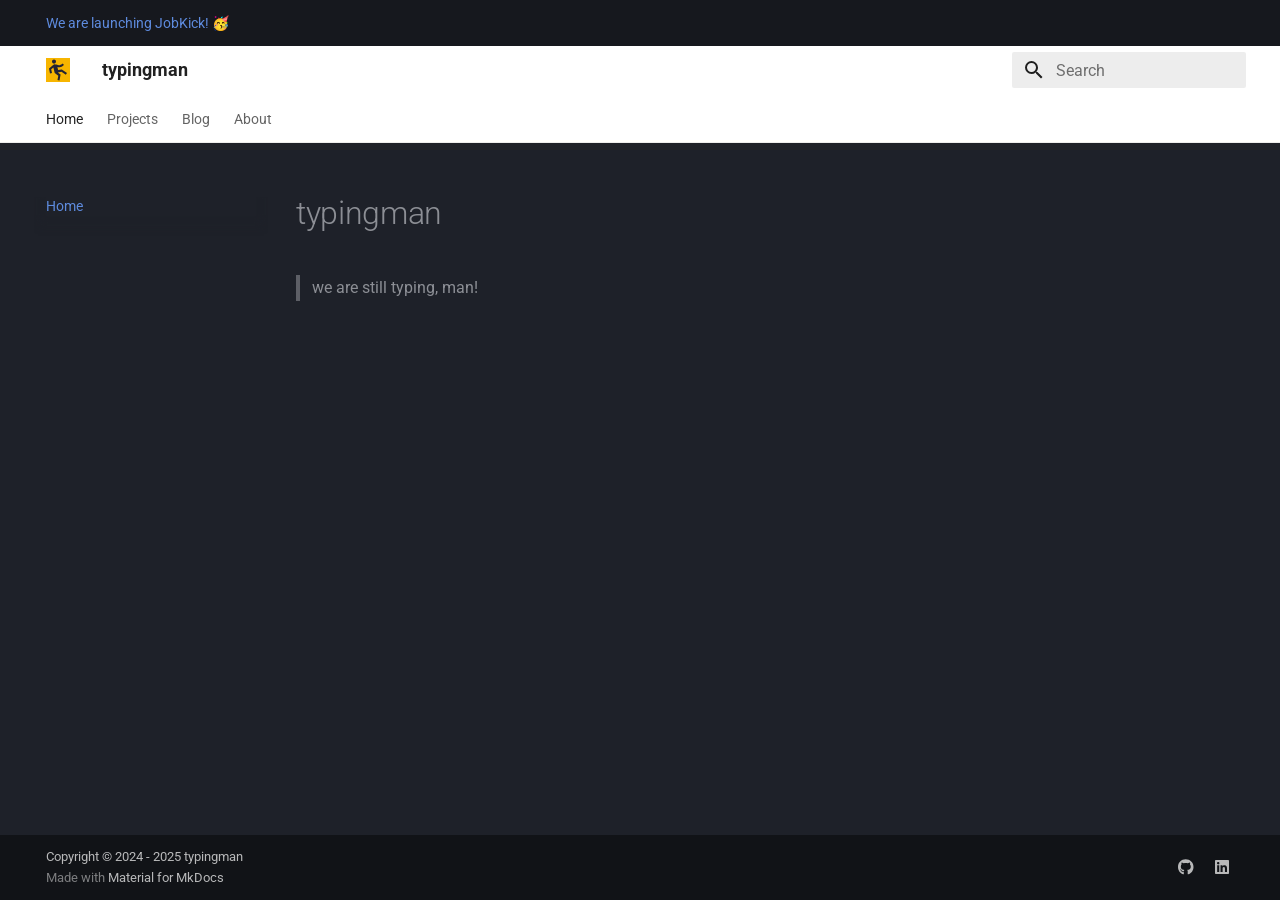
<file: index.html>
<!doctype html>
<html lang="en" class="no-js">
  <head>
    
      <meta charset="utf-8">
      <meta name="viewport" content="width=device-width,initial-scale=1">
      
      
      
        <link rel="canonical" href="https://typingman.com/">
      
      
      
        <link rel="next" href="projects/">
      
      
      <link rel="icon" href="images/favicon.svg">
      <meta name="generator" content="mkdocs-1.6.1, mkdocs-material-9.5.50">
    
    
      
        <title>typingman</title>
      
    
    
      <link rel="stylesheet" href="assets/stylesheets/main.a40c8224.min.css">
      
        
        <link rel="stylesheet" href="assets/stylesheets/palette.06af60db.min.css">
      
      


    
    
      
    
    
      
        
        
        <link rel="preconnect" href="https://fonts.gstatic.com" crossorigin>
        <link rel="stylesheet" href="https://fonts.googleapis.com/css?family=Roboto:300,300i,400,400i,700,700i%7CRoboto+Mono:400,400i,700,700i&display=fallback">
        <style>:root{--md-text-font:"Roboto";--md-code-font:"Roboto Mono"}</style>
      
    
    
    <script>__md_scope=new URL(".",location),__md_hash=e=>[...e].reduce(((e,_)=>(e<<5)-e+_.charCodeAt(0)),0),__md_get=(e,_=localStorage,t=__md_scope)=>JSON.parse(_.getItem(t.pathname+"."+e)),__md_set=(e,_,t=localStorage,a=__md_scope)=>{try{t.setItem(a.pathname+"."+e,JSON.stringify(_))}catch(e){}}</script>
    
      

    
    
    
  </head>
  
  
    
    
    
    
    
    <body dir="ltr" data-md-color-scheme="slate" data-md-color-primary="white" data-md-color-accent="red">
  
    
    <input class="md-toggle" data-md-toggle="drawer" type="checkbox" id="__drawer" autocomplete="off">
    <input class="md-toggle" data-md-toggle="search" type="checkbox" id="__search" autocomplete="off">
    <label class="md-overlay" for="__drawer"></label>
    <div data-md-component="skip">
      
        
        <a href="#typingman" class="md-skip">
          Skip to content
        </a>
      
    </div>
    <div data-md-component="announce">
      
        <aside class="md-banner">
          <div class="md-banner__inner md-grid md-typeset">
            
            
<a href="/blog/2025/01/31/we-are-launching-jobkick/"
    >We are launching JobKick! 🥳</a
>

          </div>
          
        </aside>
      
    </div>
    
    
      

<header class="md-header" data-md-component="header">
  <nav class="md-header__inner md-grid" aria-label="Header">
    <a href="." title="typingman" class="md-header__button md-logo" aria-label="typingman" data-md-component="logo">
      
  <img src="images/favicon.svg" alt="logo">

    </a>
    <label class="md-header__button md-icon" for="__drawer">
      
      <svg xmlns="http://www.w3.org/2000/svg" viewBox="0 0 24 24"><path d="M3 6h18v2H3zm0 5h18v2H3zm0 5h18v2H3z"/></svg>
    </label>
    <div class="md-header__title" data-md-component="header-title">
      <div class="md-header__ellipsis">
        <div class="md-header__topic">
          <span class="md-ellipsis">
            typingman
          </span>
        </div>
        <div class="md-header__topic" data-md-component="header-topic">
          <span class="md-ellipsis">
            
              Home
            
          </span>
        </div>
      </div>
    </div>
    
      
    
    
    
    
      <label class="md-header__button md-icon" for="__search">
        
        <svg xmlns="http://www.w3.org/2000/svg" viewBox="0 0 24 24"><path d="M9.5 3A6.5 6.5 0 0 1 16 9.5c0 1.61-.59 3.09-1.56 4.23l.27.27h.79l5 5-1.5 1.5-5-5v-.79l-.27-.27A6.52 6.52 0 0 1 9.5 16 6.5 6.5 0 0 1 3 9.5 6.5 6.5 0 0 1 9.5 3m0 2C7 5 5 7 5 9.5S7 14 9.5 14 14 12 14 9.5 12 5 9.5 5"/></svg>
      </label>
      <div class="md-search" data-md-component="search" role="dialog">
  <label class="md-search__overlay" for="__search"></label>
  <div class="md-search__inner" role="search">
    <form class="md-search__form" name="search">
      <input type="text" class="md-search__input" name="query" aria-label="Search" placeholder="Search" autocapitalize="off" autocorrect="off" autocomplete="off" spellcheck="false" data-md-component="search-query" required>
      <label class="md-search__icon md-icon" for="__search">
        
        <svg xmlns="http://www.w3.org/2000/svg" viewBox="0 0 24 24"><path d="M9.5 3A6.5 6.5 0 0 1 16 9.5c0 1.61-.59 3.09-1.56 4.23l.27.27h.79l5 5-1.5 1.5-5-5v-.79l-.27-.27A6.52 6.52 0 0 1 9.5 16 6.5 6.5 0 0 1 3 9.5 6.5 6.5 0 0 1 9.5 3m0 2C7 5 5 7 5 9.5S7 14 9.5 14 14 12 14 9.5 12 5 9.5 5"/></svg>
        
        <svg xmlns="http://www.w3.org/2000/svg" viewBox="0 0 24 24"><path d="M20 11v2H8l5.5 5.5-1.42 1.42L4.16 12l7.92-7.92L13.5 5.5 8 11z"/></svg>
      </label>
      <nav class="md-search__options" aria-label="Search">
        
        <button type="reset" class="md-search__icon md-icon" title="Clear" aria-label="Clear" tabindex="-1">
          
          <svg xmlns="http://www.w3.org/2000/svg" viewBox="0 0 24 24"><path d="M19 6.41 17.59 5 12 10.59 6.41 5 5 6.41 10.59 12 5 17.59 6.41 19 12 13.41 17.59 19 19 17.59 13.41 12z"/></svg>
        </button>
      </nav>
      
    </form>
    <div class="md-search__output">
      <div class="md-search__scrollwrap" tabindex="0" data-md-scrollfix>
        <div class="md-search-result" data-md-component="search-result">
          <div class="md-search-result__meta">
            Initializing search
          </div>
          <ol class="md-search-result__list" role="presentation"></ol>
        </div>
      </div>
    </div>
  </div>
</div>
    
    
  </nav>
  
</header>
    
    <div class="md-container" data-md-component="container">
      
      
        
          
            
<nav class="md-tabs" aria-label="Tabs" data-md-component="tabs">
  <div class="md-grid">
    <ul class="md-tabs__list">
      
        
  
  
    
  
  
    <li class="md-tabs__item md-tabs__item--active">
      <a href="." class="md-tabs__link">
        
  
    
  
  Home

      </a>
    </li>
  

      
        
  
  
  
    <li class="md-tabs__item">
      <a href="projects/" class="md-tabs__link">
        
  
    
  
  Projects

      </a>
    </li>
  

      
        
  
  
  
    
    
      <li class="md-tabs__item">
        <a href="blog/" class="md-tabs__link">
          
  
  Blog

        </a>
      </li>
    
  

      
        
  
  
  
    <li class="md-tabs__item">
      <a href="about/" class="md-tabs__link">
        
  
    
  
  About

      </a>
    </li>
  

      
    </ul>
  </div>
</nav>
          
        
      
      <main class="md-main" data-md-component="main">
        <div class="md-main__inner md-grid">
          
            
              
              <div class="md-sidebar md-sidebar--primary" data-md-component="sidebar" data-md-type="navigation" >
                <div class="md-sidebar__scrollwrap">
                  <div class="md-sidebar__inner">
                    


  


<nav class="md-nav md-nav--primary md-nav--lifted" aria-label="Navigation" data-md-level="0">
  <label class="md-nav__title" for="__drawer">
    <a href="." title="typingman" class="md-nav__button md-logo" aria-label="typingman" data-md-component="logo">
      
  <img src="images/favicon.svg" alt="logo">

    </a>
    typingman
  </label>
  
  <ul class="md-nav__list" data-md-scrollfix>
    
      
      
  
  
    
  
  
  
    <li class="md-nav__item md-nav__item--active">
      
      <input class="md-nav__toggle md-toggle" type="checkbox" id="__toc">
      
      
        
      
      
      <a href="." class="md-nav__link md-nav__link--active">
        
  
  <span class="md-ellipsis">
    Home
  </span>
  

      </a>
      
    </li>
  

    
      
      
  
  
  
  
    <li class="md-nav__item">
      <a href="projects/" class="md-nav__link">
        
  
  <span class="md-ellipsis">
    Projects
  </span>
  

      </a>
    </li>
  

    
      
      
  
  
  
  
    
    
    
      
      
    
    
    <li class="md-nav__item md-nav__item--nested">
      
        
        
        <input class="md-nav__toggle md-toggle " type="checkbox" id="__nav_3" >
        
          
          <label class="md-nav__link" for="__nav_3" id="__nav_3_label" tabindex="0">
            
  
  <span class="md-ellipsis">
    Blog
  </span>
  

            <span class="md-nav__icon md-icon"></span>
          </label>
        
        <nav class="md-nav" data-md-level="1" aria-labelledby="__nav_3_label" aria-expanded="false">
          <label class="md-nav__title" for="__nav_3">
            <span class="md-nav__icon md-icon"></span>
            Blog
          </label>
          <ul class="md-nav__list" data-md-scrollfix>
            
              
                
  
  
  
    
  
  
    <li class="md-nav__item">
      <a href="blog/" class="md-nav__link">
        
  
  <span class="md-ellipsis">
    Blog
  </span>
  

      </a>
    </li>
  

              
            
              
                
  
  
  
  
    
    
    
      
      
    
    
    <li class="md-nav__item md-nav__item--nested">
      
        
        
        <input class="md-nav__toggle md-toggle " type="checkbox" id="__nav_3_2" >
        
          
          <label class="md-nav__link" for="__nav_3_2" id="__nav_3_2_label" tabindex="0">
            
  
  <span class="md-ellipsis">
    Archive
  </span>
  

            <span class="md-nav__icon md-icon"></span>
          </label>
        
        <nav class="md-nav" data-md-level="2" aria-labelledby="__nav_3_2_label" aria-expanded="false">
          <label class="md-nav__title" for="__nav_3_2">
            <span class="md-nav__icon md-icon"></span>
            Archive
          </label>
          <ul class="md-nav__list" data-md-scrollfix>
            
              
                
  
  
  
    
  
  
    <li class="md-nav__item">
      <a href="blog/archive/2025/" class="md-nav__link">
        
  
  <span class="md-ellipsis">
    2025
  </span>
  

      </a>
    </li>
  

              
            
          </ul>
        </nav>
      
    </li>
  

              
            
              
                
  
  
  
  
    
    
    
      
      
    
    
    <li class="md-nav__item md-nav__item--nested">
      
        
        
        <input class="md-nav__toggle md-toggle " type="checkbox" id="__nav_3_3" >
        
          
          <label class="md-nav__link" for="__nav_3_3" id="__nav_3_3_label" tabindex="0">
            
  
  <span class="md-ellipsis">
    Categories
  </span>
  

            <span class="md-nav__icon md-icon"></span>
          </label>
        
        <nav class="md-nav" data-md-level="2" aria-labelledby="__nav_3_3_label" aria-expanded="false">
          <label class="md-nav__title" for="__nav_3_3">
            <span class="md-nav__icon md-icon"></span>
            Categories
          </label>
          <ul class="md-nav__list" data-md-scrollfix>
            
              
                
  
  
  
    
  
  
    <li class="md-nav__item">
      <a href="blog/category/projects/" class="md-nav__link">
        
  
  <span class="md-ellipsis">
    Projects
  </span>
  

      </a>
    </li>
  

              
            
          </ul>
        </nav>
      
    </li>
  

              
            
          </ul>
        </nav>
      
    </li>
  

    
      
      
  
  
  
  
    <li class="md-nav__item">
      <a href="about/" class="md-nav__link">
        
  
  <span class="md-ellipsis">
    About
  </span>
  

      </a>
    </li>
  

    
  </ul>
</nav>
                  </div>
                </div>
              </div>
            
            
              
              <div class="md-sidebar md-sidebar--secondary" data-md-component="sidebar" data-md-type="toc" >
                <div class="md-sidebar__scrollwrap">
                  <div class="md-sidebar__inner">
                    

<nav class="md-nav md-nav--secondary" aria-label="Table of contents">
  
  
  
    
  
  
</nav>
                  </div>
                </div>
              </div>
            
          
          
            <div class="md-content" data-md-component="content">
              <article class="md-content__inner md-typeset">
                
                  


<h1 id="typingman">typingman</h1>
<blockquote>
<p>we are still typing, man!</p>
</blockquote>












                
              </article>
            </div>
          
          
<script>var target=document.getElementById(location.hash.slice(1));target&&target.name&&(target.checked=target.name.startsWith("__tabbed_"))</script>
        </div>
        
      </main>
      
        <footer class="md-footer">
  
  <div class="md-footer-meta md-typeset">
    <div class="md-footer-meta__inner md-grid">
      <div class="md-copyright">
  
    <div class="md-copyright__highlight">
      Copyright &copy; 2024 - 2025 typingman
    </div>
  
  
    Made with
    <a href="https://squidfunk.github.io/mkdocs-material/" target="_blank" rel="noopener">
      Material for MkDocs
    </a>
  
</div>
      
        <div class="md-social">
  
    
    
    
    
    <a href="https://github.com/typingmanprojects" target="_blank" rel="noopener" title="GitHub" class="md-social__link">
      <svg xmlns="http://www.w3.org/2000/svg" viewBox="0 0 496 512"><!--! Font Awesome Free 6.7.2 by @fontawesome - https://fontawesome.com License - https://fontawesome.com/license/free (Icons: CC BY 4.0, Fonts: SIL OFL 1.1, Code: MIT License) Copyright 2024 Fonticons, Inc.--><path d="M165.9 397.4c0 2-2.3 3.6-5.2 3.6-3.3.3-5.6-1.3-5.6-3.6 0-2 2.3-3.6 5.2-3.6 3-.3 5.6 1.3 5.6 3.6m-31.1-4.5c-.7 2 1.3 4.3 4.3 4.9 2.6 1 5.6 0 6.2-2s-1.3-4.3-4.3-5.2c-2.6-.7-5.5.3-6.2 2.3m44.2-1.7c-2.9.7-4.9 2.6-4.6 4.9.3 2 2.9 3.3 5.9 2.6 2.9-.7 4.9-2.6 4.6-4.6-.3-1.9-3-3.2-5.9-2.9M244.8 8C106.1 8 0 113.3 0 252c0 110.9 69.8 205.8 169.5 239.2 12.8 2.3 17.3-5.6 17.3-12.1 0-6.2-.3-40.4-.3-61.4 0 0-70 15-84.7-29.8 0 0-11.4-29.1-27.8-36.6 0 0-22.9-15.7 1.6-15.4 0 0 24.9 2 38.6 25.8 21.9 38.6 58.6 27.5 72.9 20.9 2.3-16 8.8-27.1 16-33.7-55.9-6.2-112.3-14.3-112.3-110.5 0-27.5 7.6-41.3 23.6-58.9-2.6-6.5-11.1-33.3 2.6-67.9 20.9-6.5 69 27 69 27 20-5.6 41.5-8.5 62.8-8.5s42.8 2.9 62.8 8.5c0 0 48.1-33.6 69-27 13.7 34.7 5.2 61.4 2.6 67.9 16 17.7 25.8 31.5 25.8 58.9 0 96.5-58.9 104.2-114.8 110.5 9.2 7.9 17 22.9 17 46.4 0 33.7-.3 75.4-.3 83.6 0 6.5 4.6 14.4 17.3 12.1C428.2 457.8 496 362.9 496 252 496 113.3 383.5 8 244.8 8M97.2 352.9c-1.3 1-1 3.3.7 5.2 1.6 1.6 3.9 2.3 5.2 1 1.3-1 1-3.3-.7-5.2-1.6-1.6-3.9-2.3-5.2-1m-10.8-8.1c-.7 1.3.3 2.9 2.3 3.9 1.6 1 3.6.7 4.3-.7.7-1.3-.3-2.9-2.3-3.9-2-.6-3.6-.3-4.3.7m32.4 35.6c-1.6 1.3-1 4.3 1.3 6.2 2.3 2.3 5.2 2.6 6.5 1 1.3-1.3.7-4.3-1.3-6.2-2.2-2.3-5.2-2.6-6.5-1m-11.4-14.7c-1.6 1-1.6 3.6 0 5.9s4.3 3.3 5.6 2.3c1.6-1.3 1.6-3.9 0-6.2-1.4-2.3-4-3.3-5.6-2"/></svg>
    </a>
  
    
    
    
    
    <a href="https://www.linkedin.com/company/typingman/" target="_blank" rel="noopener" title="LinkedIn" class="md-social__link">
      <svg xmlns="http://www.w3.org/2000/svg" viewBox="0 0 448 512"><!--! Font Awesome Free 6.7.2 by @fontawesome - https://fontawesome.com License - https://fontawesome.com/license/free (Icons: CC BY 4.0, Fonts: SIL OFL 1.1, Code: MIT License) Copyright 2024 Fonticons, Inc.--><path d="M416 32H31.9C14.3 32 0 46.5 0 64.3v383.4C0 465.5 14.3 480 31.9 480H416c17.6 0 32-14.5 32-32.3V64.3c0-17.8-14.4-32.3-32-32.3M135.4 416H69V202.2h66.5V416zm-33.2-243c-21.3 0-38.5-17.3-38.5-38.5S80.9 96 102.2 96c21.2 0 38.5 17.3 38.5 38.5 0 21.3-17.2 38.5-38.5 38.5m282.1 243h-66.4V312c0-24.8-.5-56.7-34.5-56.7-34.6 0-39.9 27-39.9 54.9V416h-66.4V202.2h63.7v29.2h.9c8.9-16.8 30.6-34.5 62.9-34.5 67.2 0 79.7 44.3 79.7 101.9z"/></svg>
    </a>
  
</div>
      
    </div>
  </div>
</footer>
      
    </div>
    <div class="md-dialog" data-md-component="dialog">
      <div class="md-dialog__inner md-typeset"></div>
    </div>
    
    
    <script id="__config" type="application/json">{"base": ".", "features": ["navigation.instant", "navigation.tabs"], "search": "assets/javascripts/workers/search.f8cc74c7.min.js", "translations": {"clipboard.copied": "Copied to clipboard", "clipboard.copy": "Copy to clipboard", "search.result.more.one": "1 more on this page", "search.result.more.other": "# more on this page", "search.result.none": "No matching documents", "search.result.one": "1 matching document", "search.result.other": "# matching documents", "search.result.placeholder": "Type to start searching", "search.result.term.missing": "Missing", "select.version": "Select version"}}</script>
    
    
      <script src="assets/javascripts/bundle.60a45f97.min.js"></script>
      
    
  </body>
</html>
</file>
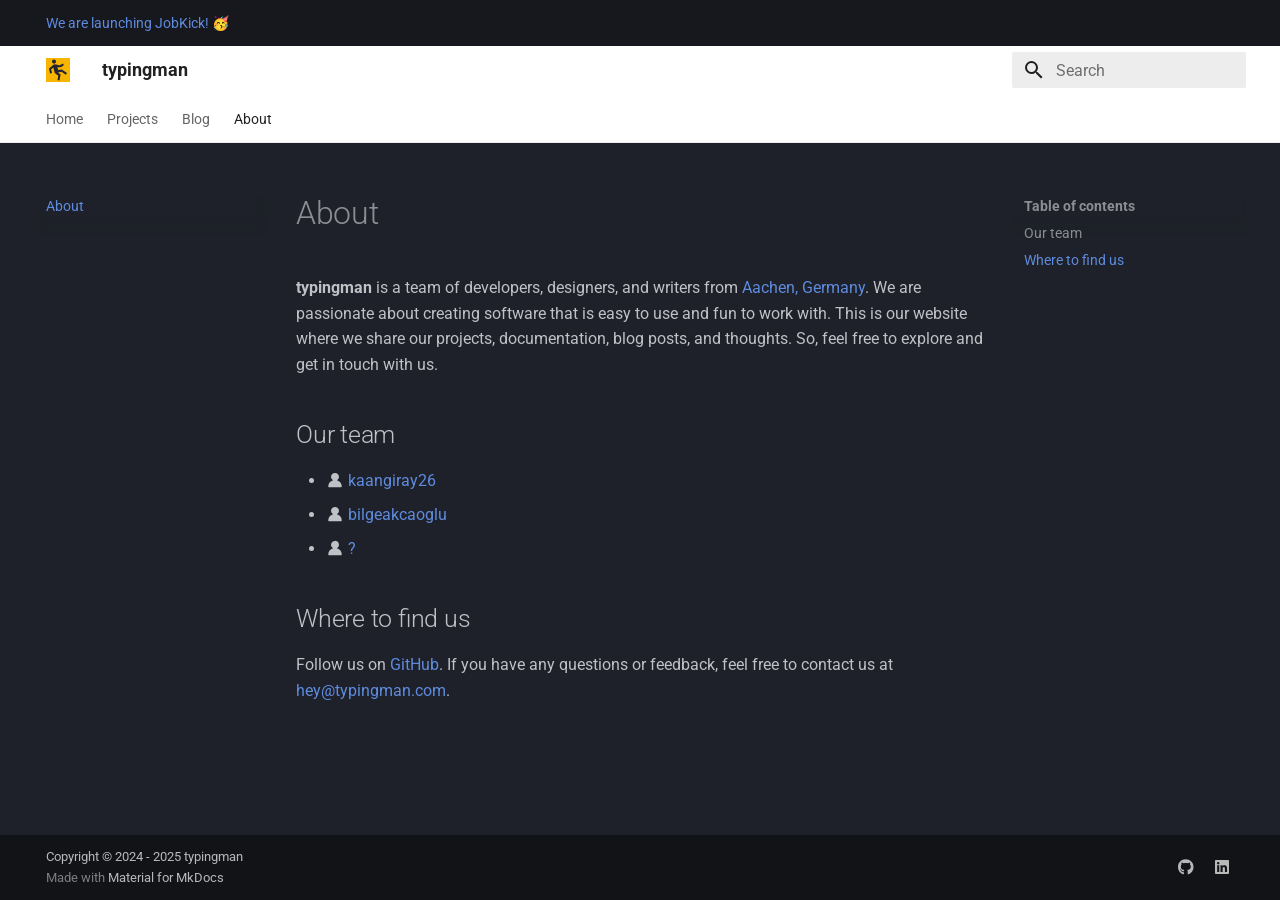
<file: about/index.html>
<!doctype html>
<html lang="en" class="no-js">
  <head>
    
      <meta charset="utf-8">
      <meta name="viewport" content="width=device-width,initial-scale=1">
      
      
      
        <link rel="canonical" href="https://typingman.com/about/">
      
      
        <link rel="prev" href="../blog/archive/2025/">
      
      
      
      <link rel="icon" href="../images/favicon.svg">
      <meta name="generator" content="mkdocs-1.6.1, mkdocs-material-9.5.50">
    
    
      
        <title>About - typingman</title>
      
    
    
      <link rel="stylesheet" href="../assets/stylesheets/main.a40c8224.min.css">
      
        
        <link rel="stylesheet" href="../assets/stylesheets/palette.06af60db.min.css">
      
      


    
    
      
    
    
      
        
        
        <link rel="preconnect" href="https://fonts.gstatic.com" crossorigin>
        <link rel="stylesheet" href="https://fonts.googleapis.com/css?family=Roboto:300,300i,400,400i,700,700i%7CRoboto+Mono:400,400i,700,700i&display=fallback">
        <style>:root{--md-text-font:"Roboto";--md-code-font:"Roboto Mono"}</style>
      
    
    
    <script>__md_scope=new URL("..",location),__md_hash=e=>[...e].reduce(((e,_)=>(e<<5)-e+_.charCodeAt(0)),0),__md_get=(e,_=localStorage,t=__md_scope)=>JSON.parse(_.getItem(t.pathname+"."+e)),__md_set=(e,_,t=localStorage,a=__md_scope)=>{try{t.setItem(a.pathname+"."+e,JSON.stringify(_))}catch(e){}}</script>
    
      

    
    
    
  </head>
  
  
    
    
    
    
    
    <body dir="ltr" data-md-color-scheme="slate" data-md-color-primary="white" data-md-color-accent="red">
  
    
    <input class="md-toggle" data-md-toggle="drawer" type="checkbox" id="__drawer" autocomplete="off">
    <input class="md-toggle" data-md-toggle="search" type="checkbox" id="__search" autocomplete="off">
    <label class="md-overlay" for="__drawer"></label>
    <div data-md-component="skip">
      
        
        <a href="#about" class="md-skip">
          Skip to content
        </a>
      
    </div>
    <div data-md-component="announce">
      
        <aside class="md-banner">
          <div class="md-banner__inner md-grid md-typeset">
            
            
<a href="/blog/2025/01/31/we-are-launching-jobkick/"
    >We are launching JobKick! 🥳</a
>

          </div>
          
        </aside>
      
    </div>
    
    
      

<header class="md-header" data-md-component="header">
  <nav class="md-header__inner md-grid" aria-label="Header">
    <a href=".." title="typingman" class="md-header__button md-logo" aria-label="typingman" data-md-component="logo">
      
  <img src="../images/favicon.svg" alt="logo">

    </a>
    <label class="md-header__button md-icon" for="__drawer">
      
      <svg xmlns="http://www.w3.org/2000/svg" viewBox="0 0 24 24"><path d="M3 6h18v2H3zm0 5h18v2H3zm0 5h18v2H3z"/></svg>
    </label>
    <div class="md-header__title" data-md-component="header-title">
      <div class="md-header__ellipsis">
        <div class="md-header__topic">
          <span class="md-ellipsis">
            typingman
          </span>
        </div>
        <div class="md-header__topic" data-md-component="header-topic">
          <span class="md-ellipsis">
            
              About
            
          </span>
        </div>
      </div>
    </div>
    
      
    
    
    
    
      <label class="md-header__button md-icon" for="__search">
        
        <svg xmlns="http://www.w3.org/2000/svg" viewBox="0 0 24 24"><path d="M9.5 3A6.5 6.5 0 0 1 16 9.5c0 1.61-.59 3.09-1.56 4.23l.27.27h.79l5 5-1.5 1.5-5-5v-.79l-.27-.27A6.52 6.52 0 0 1 9.5 16 6.5 6.5 0 0 1 3 9.5 6.5 6.5 0 0 1 9.5 3m0 2C7 5 5 7 5 9.5S7 14 9.5 14 14 12 14 9.5 12 5 9.5 5"/></svg>
      </label>
      <div class="md-search" data-md-component="search" role="dialog">
  <label class="md-search__overlay" for="__search"></label>
  <div class="md-search__inner" role="search">
    <form class="md-search__form" name="search">
      <input type="text" class="md-search__input" name="query" aria-label="Search" placeholder="Search" autocapitalize="off" autocorrect="off" autocomplete="off" spellcheck="false" data-md-component="search-query" required>
      <label class="md-search__icon md-icon" for="__search">
        
        <svg xmlns="http://www.w3.org/2000/svg" viewBox="0 0 24 24"><path d="M9.5 3A6.5 6.5 0 0 1 16 9.5c0 1.61-.59 3.09-1.56 4.23l.27.27h.79l5 5-1.5 1.5-5-5v-.79l-.27-.27A6.52 6.52 0 0 1 9.5 16 6.5 6.5 0 0 1 3 9.5 6.5 6.5 0 0 1 9.5 3m0 2C7 5 5 7 5 9.5S7 14 9.5 14 14 12 14 9.5 12 5 9.5 5"/></svg>
        
        <svg xmlns="http://www.w3.org/2000/svg" viewBox="0 0 24 24"><path d="M20 11v2H8l5.5 5.5-1.42 1.42L4.16 12l7.92-7.92L13.5 5.5 8 11z"/></svg>
      </label>
      <nav class="md-search__options" aria-label="Search">
        
        <button type="reset" class="md-search__icon md-icon" title="Clear" aria-label="Clear" tabindex="-1">
          
          <svg xmlns="http://www.w3.org/2000/svg" viewBox="0 0 24 24"><path d="M19 6.41 17.59 5 12 10.59 6.41 5 5 6.41 10.59 12 5 17.59 6.41 19 12 13.41 17.59 19 19 17.59 13.41 12z"/></svg>
        </button>
      </nav>
      
    </form>
    <div class="md-search__output">
      <div class="md-search__scrollwrap" tabindex="0" data-md-scrollfix>
        <div class="md-search-result" data-md-component="search-result">
          <div class="md-search-result__meta">
            Initializing search
          </div>
          <ol class="md-search-result__list" role="presentation"></ol>
        </div>
      </div>
    </div>
  </div>
</div>
    
    
  </nav>
  
</header>
    
    <div class="md-container" data-md-component="container">
      
      
        
          
            
<nav class="md-tabs" aria-label="Tabs" data-md-component="tabs">
  <div class="md-grid">
    <ul class="md-tabs__list">
      
        
  
  
  
    <li class="md-tabs__item">
      <a href=".." class="md-tabs__link">
        
  
    
  
  Home

      </a>
    </li>
  

      
        
  
  
  
    <li class="md-tabs__item">
      <a href="../projects/" class="md-tabs__link">
        
  
    
  
  Projects

      </a>
    </li>
  

      
        
  
  
  
    
    
      <li class="md-tabs__item">
        <a href="../blog/" class="md-tabs__link">
          
  
  Blog

        </a>
      </li>
    
  

      
        
  
  
    
  
  
    <li class="md-tabs__item md-tabs__item--active">
      <a href="./" class="md-tabs__link">
        
  
    
  
  About

      </a>
    </li>
  

      
    </ul>
  </div>
</nav>
          
        
      
      <main class="md-main" data-md-component="main">
        <div class="md-main__inner md-grid">
          
            
              
              <div class="md-sidebar md-sidebar--primary" data-md-component="sidebar" data-md-type="navigation" >
                <div class="md-sidebar__scrollwrap">
                  <div class="md-sidebar__inner">
                    


  


<nav class="md-nav md-nav--primary md-nav--lifted" aria-label="Navigation" data-md-level="0">
  <label class="md-nav__title" for="__drawer">
    <a href=".." title="typingman" class="md-nav__button md-logo" aria-label="typingman" data-md-component="logo">
      
  <img src="../images/favicon.svg" alt="logo">

    </a>
    typingman
  </label>
  
  <ul class="md-nav__list" data-md-scrollfix>
    
      
      
  
  
  
  
    <li class="md-nav__item">
      <a href=".." class="md-nav__link">
        
  
  <span class="md-ellipsis">
    Home
  </span>
  

      </a>
    </li>
  

    
      
      
  
  
  
  
    <li class="md-nav__item">
      <a href="../projects/" class="md-nav__link">
        
  
  <span class="md-ellipsis">
    Projects
  </span>
  

      </a>
    </li>
  

    
      
      
  
  
  
  
    
    
    
      
      
    
    
    <li class="md-nav__item md-nav__item--nested">
      
        
        
        <input class="md-nav__toggle md-toggle " type="checkbox" id="__nav_3" >
        
          
          <label class="md-nav__link" for="__nav_3" id="__nav_3_label" tabindex="0">
            
  
  <span class="md-ellipsis">
    Blog
  </span>
  

            <span class="md-nav__icon md-icon"></span>
          </label>
        
        <nav class="md-nav" data-md-level="1" aria-labelledby="__nav_3_label" aria-expanded="false">
          <label class="md-nav__title" for="__nav_3">
            <span class="md-nav__icon md-icon"></span>
            Blog
          </label>
          <ul class="md-nav__list" data-md-scrollfix>
            
              
                
  
  
  
    
  
  
    <li class="md-nav__item">
      <a href="../blog/" class="md-nav__link">
        
  
  <span class="md-ellipsis">
    Blog
  </span>
  

      </a>
    </li>
  

              
            
              
                
  
  
  
  
    
    
    
      
      
    
    
    <li class="md-nav__item md-nav__item--nested">
      
        
        
        <input class="md-nav__toggle md-toggle " type="checkbox" id="__nav_3_2" >
        
          
          <label class="md-nav__link" for="__nav_3_2" id="__nav_3_2_label" tabindex="0">
            
  
  <span class="md-ellipsis">
    Archive
  </span>
  

            <span class="md-nav__icon md-icon"></span>
          </label>
        
        <nav class="md-nav" data-md-level="2" aria-labelledby="__nav_3_2_label" aria-expanded="false">
          <label class="md-nav__title" for="__nav_3_2">
            <span class="md-nav__icon md-icon"></span>
            Archive
          </label>
          <ul class="md-nav__list" data-md-scrollfix>
            
              
                
  
  
  
    
  
  
    <li class="md-nav__item">
      <a href="../blog/archive/2025/" class="md-nav__link">
        
  
  <span class="md-ellipsis">
    2025
  </span>
  

      </a>
    </li>
  

              
            
          </ul>
        </nav>
      
    </li>
  

              
            
              
                
  
  
  
  
    
    
    
      
      
    
    
    <li class="md-nav__item md-nav__item--nested">
      
        
        
        <input class="md-nav__toggle md-toggle " type="checkbox" id="__nav_3_3" >
        
          
          <label class="md-nav__link" for="__nav_3_3" id="__nav_3_3_label" tabindex="0">
            
  
  <span class="md-ellipsis">
    Categories
  </span>
  

            <span class="md-nav__icon md-icon"></span>
          </label>
        
        <nav class="md-nav" data-md-level="2" aria-labelledby="__nav_3_3_label" aria-expanded="false">
          <label class="md-nav__title" for="__nav_3_3">
            <span class="md-nav__icon md-icon"></span>
            Categories
          </label>
          <ul class="md-nav__list" data-md-scrollfix>
            
              
                
  
  
  
    
  
  
    <li class="md-nav__item">
      <a href="../blog/category/projects/" class="md-nav__link">
        
  
  <span class="md-ellipsis">
    Projects
  </span>
  

      </a>
    </li>
  

              
            
          </ul>
        </nav>
      
    </li>
  

              
            
          </ul>
        </nav>
      
    </li>
  

    
      
      
  
  
    
  
  
  
    <li class="md-nav__item md-nav__item--active">
      
      <input class="md-nav__toggle md-toggle" type="checkbox" id="__toc">
      
      
        
      
      
        <label class="md-nav__link md-nav__link--active" for="__toc">
          
  
  <span class="md-ellipsis">
    About
  </span>
  

          <span class="md-nav__icon md-icon"></span>
        </label>
      
      <a href="./" class="md-nav__link md-nav__link--active">
        
  
  <span class="md-ellipsis">
    About
  </span>
  

      </a>
      
        

<nav class="md-nav md-nav--secondary" aria-label="Table of contents">
  
  
  
    
  
  
    <label class="md-nav__title" for="__toc">
      <span class="md-nav__icon md-icon"></span>
      Table of contents
    </label>
    <ul class="md-nav__list" data-md-component="toc" data-md-scrollfix>
      
        <li class="md-nav__item">
  <a href="#our-team" class="md-nav__link">
    <span class="md-ellipsis">
      Our team
    </span>
  </a>
  
</li>
      
        <li class="md-nav__item">
  <a href="#where-to-find-us" class="md-nav__link">
    <span class="md-ellipsis">
      Where to find us
    </span>
  </a>
  
</li>
      
    </ul>
  
</nav>
      
    </li>
  

    
  </ul>
</nav>
                  </div>
                </div>
              </div>
            
            
              
              <div class="md-sidebar md-sidebar--secondary" data-md-component="sidebar" data-md-type="toc" >
                <div class="md-sidebar__scrollwrap">
                  <div class="md-sidebar__inner">
                    

<nav class="md-nav md-nav--secondary" aria-label="Table of contents">
  
  
  
    
  
  
    <label class="md-nav__title" for="__toc">
      <span class="md-nav__icon md-icon"></span>
      Table of contents
    </label>
    <ul class="md-nav__list" data-md-component="toc" data-md-scrollfix>
      
        <li class="md-nav__item">
  <a href="#our-team" class="md-nav__link">
    <span class="md-ellipsis">
      Our team
    </span>
  </a>
  
</li>
      
        <li class="md-nav__item">
  <a href="#where-to-find-us" class="md-nav__link">
    <span class="md-ellipsis">
      Where to find us
    </span>
  </a>
  
</li>
      
    </ul>
  
</nav>
                  </div>
                </div>
              </div>
            
          
          
            <div class="md-content" data-md-component="content">
              <article class="md-content__inner md-typeset">
                
                  


<h1 id="about">About</h1>
<p><strong>typingman</strong> is a team of developers, designers, and writers from <a href="https://maps.app.goo.gl/sNtVd2RS3rJwbMvz6">Aachen, Germany</a>. We are passionate about creating software that is easy to use and fun to work with. This is our website where we share our projects, documentation, blog posts, and thoughts. So, feel free to explore and get in touch with us.</p>
<h2 id="our-team">Our team</h2>
<ul>
<li><span class="twemoji"><svg xmlns="http://www.w3.org/2000/svg" viewBox="0 0 24 24"><path d="M12 2.5a5.25 5.25 0 0 0-2.519 9.857 9.005 9.005 0 0 0-6.477 8.37.75.75 0 0 0 .727.773H20.27a.75.75 0 0 0 .727-.772 9.005 9.005 0 0 0-6.477-8.37A5.25 5.25 0 0 0 12 2.5"/></svg></span> <a href="https://github.com/kaangiray26">kaangiray26</a></li>
<li><span class="twemoji"><svg xmlns="http://www.w3.org/2000/svg" viewBox="0 0 24 24"><path d="M12 2.5a5.25 5.25 0 0 0-2.519 9.857 9.005 9.005 0 0 0-6.477 8.37.75.75 0 0 0 .727.773H20.27a.75.75 0 0 0 .727-.772 9.005 9.005 0 0 0-6.477-8.37A5.25 5.25 0 0 0 12 2.5"/></svg></span> <a href="https://github.com/bilgeakcaoglu">bilgeakcaoglu</a></li>
<li><span class="twemoji"><svg xmlns="http://www.w3.org/2000/svg" viewBox="0 0 24 24"><path d="M12 2.5a5.25 5.25 0 0 0-2.519 9.857 9.005 9.005 0 0 0-6.477 8.37.75.75 0 0 0 .727.773H20.27a.75.75 0 0 0 .727-.772 9.005 9.005 0 0 0-6.477-8.37A5.25 5.25 0 0 0 12 2.5"/></svg></span> <a href="https://github.com/settings/profile">?</a></li>
</ul>
<h2 id="where-to-find-us">Where to find us</h2>
<p>Follow us on <a href="https://github.com/typingmanprojects">GitHub</a>. If you have any questions or feedback, feel free to contact us at <a href="mailto:hey@typingman.com">hey@typingman.com</a>.</p>












                
              </article>
            </div>
          
          
<script>var target=document.getElementById(location.hash.slice(1));target&&target.name&&(target.checked=target.name.startsWith("__tabbed_"))</script>
        </div>
        
      </main>
      
        <footer class="md-footer">
  
  <div class="md-footer-meta md-typeset">
    <div class="md-footer-meta__inner md-grid">
      <div class="md-copyright">
  
    <div class="md-copyright__highlight">
      Copyright &copy; 2024 - 2025 typingman
    </div>
  
  
    Made with
    <a href="https://squidfunk.github.io/mkdocs-material/" target="_blank" rel="noopener">
      Material for MkDocs
    </a>
  
</div>
      
        <div class="md-social">
  
    
    
    
    
    <a href="https://github.com/typingmanprojects" target="_blank" rel="noopener" title="GitHub" class="md-social__link">
      <svg xmlns="http://www.w3.org/2000/svg" viewBox="0 0 496 512"><!--! Font Awesome Free 6.7.2 by @fontawesome - https://fontawesome.com License - https://fontawesome.com/license/free (Icons: CC BY 4.0, Fonts: SIL OFL 1.1, Code: MIT License) Copyright 2024 Fonticons, Inc.--><path d="M165.9 397.4c0 2-2.3 3.6-5.2 3.6-3.3.3-5.6-1.3-5.6-3.6 0-2 2.3-3.6 5.2-3.6 3-.3 5.6 1.3 5.6 3.6m-31.1-4.5c-.7 2 1.3 4.3 4.3 4.9 2.6 1 5.6 0 6.2-2s-1.3-4.3-4.3-5.2c-2.6-.7-5.5.3-6.2 2.3m44.2-1.7c-2.9.7-4.9 2.6-4.6 4.9.3 2 2.9 3.3 5.9 2.6 2.9-.7 4.9-2.6 4.6-4.6-.3-1.9-3-3.2-5.9-2.9M244.8 8C106.1 8 0 113.3 0 252c0 110.9 69.8 205.8 169.5 239.2 12.8 2.3 17.3-5.6 17.3-12.1 0-6.2-.3-40.4-.3-61.4 0 0-70 15-84.7-29.8 0 0-11.4-29.1-27.8-36.6 0 0-22.9-15.7 1.6-15.4 0 0 24.9 2 38.6 25.8 21.9 38.6 58.6 27.5 72.9 20.9 2.3-16 8.8-27.1 16-33.7-55.9-6.2-112.3-14.3-112.3-110.5 0-27.5 7.6-41.3 23.6-58.9-2.6-6.5-11.1-33.3 2.6-67.9 20.9-6.5 69 27 69 27 20-5.6 41.5-8.5 62.8-8.5s42.8 2.9 62.8 8.5c0 0 48.1-33.6 69-27 13.7 34.7 5.2 61.4 2.6 67.9 16 17.7 25.8 31.5 25.8 58.9 0 96.5-58.9 104.2-114.8 110.5 9.2 7.9 17 22.9 17 46.4 0 33.7-.3 75.4-.3 83.6 0 6.5 4.6 14.4 17.3 12.1C428.2 457.8 496 362.9 496 252 496 113.3 383.5 8 244.8 8M97.2 352.9c-1.3 1-1 3.3.7 5.2 1.6 1.6 3.9 2.3 5.2 1 1.3-1 1-3.3-.7-5.2-1.6-1.6-3.9-2.3-5.2-1m-10.8-8.1c-.7 1.3.3 2.9 2.3 3.9 1.6 1 3.6.7 4.3-.7.7-1.3-.3-2.9-2.3-3.9-2-.6-3.6-.3-4.3.7m32.4 35.6c-1.6 1.3-1 4.3 1.3 6.2 2.3 2.3 5.2 2.6 6.5 1 1.3-1.3.7-4.3-1.3-6.2-2.2-2.3-5.2-2.6-6.5-1m-11.4-14.7c-1.6 1-1.6 3.6 0 5.9s4.3 3.3 5.6 2.3c1.6-1.3 1.6-3.9 0-6.2-1.4-2.3-4-3.3-5.6-2"/></svg>
    </a>
  
    
    
    
    
    <a href="https://www.linkedin.com/company/typingman/" target="_blank" rel="noopener" title="LinkedIn" class="md-social__link">
      <svg xmlns="http://www.w3.org/2000/svg" viewBox="0 0 448 512"><!--! Font Awesome Free 6.7.2 by @fontawesome - https://fontawesome.com License - https://fontawesome.com/license/free (Icons: CC BY 4.0, Fonts: SIL OFL 1.1, Code: MIT License) Copyright 2024 Fonticons, Inc.--><path d="M416 32H31.9C14.3 32 0 46.5 0 64.3v383.4C0 465.5 14.3 480 31.9 480H416c17.6 0 32-14.5 32-32.3V64.3c0-17.8-14.4-32.3-32-32.3M135.4 416H69V202.2h66.5V416zm-33.2-243c-21.3 0-38.5-17.3-38.5-38.5S80.9 96 102.2 96c21.2 0 38.5 17.3 38.5 38.5 0 21.3-17.2 38.5-38.5 38.5m282.1 243h-66.4V312c0-24.8-.5-56.7-34.5-56.7-34.6 0-39.9 27-39.9 54.9V416h-66.4V202.2h63.7v29.2h.9c8.9-16.8 30.6-34.5 62.9-34.5 67.2 0 79.7 44.3 79.7 101.9z"/></svg>
    </a>
  
</div>
      
    </div>
  </div>
</footer>
      
    </div>
    <div class="md-dialog" data-md-component="dialog">
      <div class="md-dialog__inner md-typeset"></div>
    </div>
    
    
    <script id="__config" type="application/json">{"base": "..", "features": ["navigation.instant", "navigation.tabs"], "search": "../assets/javascripts/workers/search.f8cc74c7.min.js", "translations": {"clipboard.copied": "Copied to clipboard", "clipboard.copy": "Copy to clipboard", "search.result.more.one": "1 more on this page", "search.result.more.other": "# more on this page", "search.result.none": "No matching documents", "search.result.one": "1 matching document", "search.result.other": "# matching documents", "search.result.placeholder": "Type to start searching", "search.result.term.missing": "Missing", "select.version": "Select version"}}</script>
    
    
      <script src="../assets/javascripts/bundle.60a45f97.min.js"></script>
      
    
  </body>
</html>
</file>
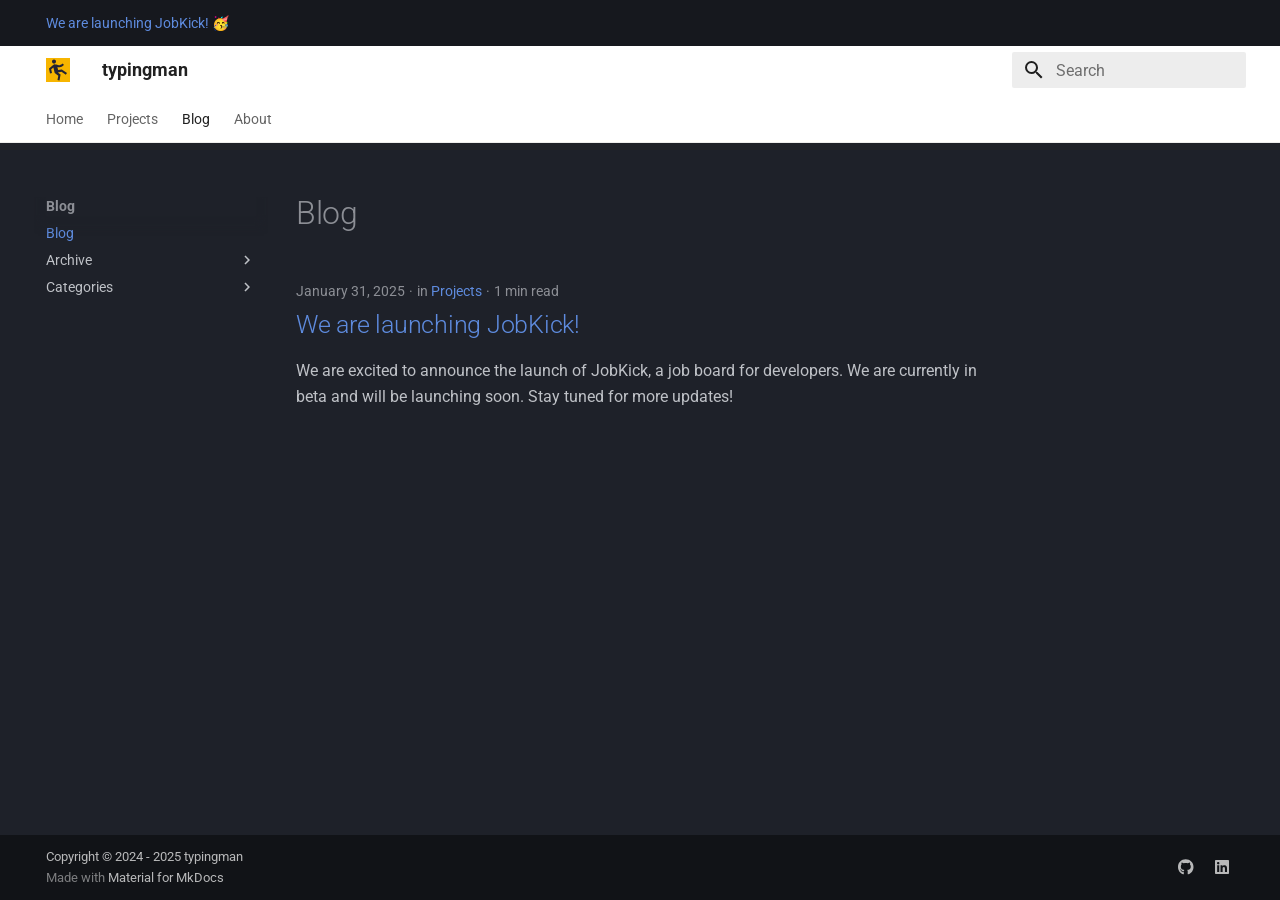
<file: blog/index.html>
<!doctype html>
<html lang="en" class="no-js">
  <head>
    
      <meta charset="utf-8">
      <meta name="viewport" content="width=device-width,initial-scale=1">
      
      
      
        <link rel="canonical" href="https://typingman.com/blog/">
      
      
        <link rel="prev" href="../projects/">
      
      
        <link rel="next" href="category/projects/">
      
      
      <link rel="icon" href="../images/favicon.svg">
      <meta name="generator" content="mkdocs-1.6.1, mkdocs-material-9.5.50">
    
    
      
        <title>Blog - typingman</title>
      
    
    
      <link rel="stylesheet" href="../assets/stylesheets/main.a40c8224.min.css">
      
        
        <link rel="stylesheet" href="../assets/stylesheets/palette.06af60db.min.css">
      
      


    
    
      
    
    
      
        
        
        <link rel="preconnect" href="https://fonts.gstatic.com" crossorigin>
        <link rel="stylesheet" href="https://fonts.googleapis.com/css?family=Roboto:300,300i,400,400i,700,700i%7CRoboto+Mono:400,400i,700,700i&display=fallback">
        <style>:root{--md-text-font:"Roboto";--md-code-font:"Roboto Mono"}</style>
      
    
    
    <script>__md_scope=new URL("..",location),__md_hash=e=>[...e].reduce(((e,_)=>(e<<5)-e+_.charCodeAt(0)),0),__md_get=(e,_=localStorage,t=__md_scope)=>JSON.parse(_.getItem(t.pathname+"."+e)),__md_set=(e,_,t=localStorage,a=__md_scope)=>{try{t.setItem(a.pathname+"."+e,JSON.stringify(_))}catch(e){}}</script>
    
      

    
    
    
  </head>
  
  
    
    
    
    
    
    <body dir="ltr" data-md-color-scheme="slate" data-md-color-primary="white" data-md-color-accent="red">
  
    
    <input class="md-toggle" data-md-toggle="drawer" type="checkbox" id="__drawer" autocomplete="off">
    <input class="md-toggle" data-md-toggle="search" type="checkbox" id="__search" autocomplete="off">
    <label class="md-overlay" for="__drawer"></label>
    <div data-md-component="skip">
      
        
        <a href="#blog" class="md-skip">
          Skip to content
        </a>
      
    </div>
    <div data-md-component="announce">
      
        <aside class="md-banner">
          <div class="md-banner__inner md-grid md-typeset">
            
            
<a href="/blog/2025/01/31/we-are-launching-jobkick/"
    >We are launching JobKick! 🥳</a
>

          </div>
          
        </aside>
      
    </div>
    
    
      

<header class="md-header" data-md-component="header">
  <nav class="md-header__inner md-grid" aria-label="Header">
    <a href=".." title="typingman" class="md-header__button md-logo" aria-label="typingman" data-md-component="logo">
      
  <img src="../images/favicon.svg" alt="logo">

    </a>
    <label class="md-header__button md-icon" for="__drawer">
      
      <svg xmlns="http://www.w3.org/2000/svg" viewBox="0 0 24 24"><path d="M3 6h18v2H3zm0 5h18v2H3zm0 5h18v2H3z"/></svg>
    </label>
    <div class="md-header__title" data-md-component="header-title">
      <div class="md-header__ellipsis">
        <div class="md-header__topic">
          <span class="md-ellipsis">
            typingman
          </span>
        </div>
        <div class="md-header__topic" data-md-component="header-topic">
          <span class="md-ellipsis">
            
              Blog
            
          </span>
        </div>
      </div>
    </div>
    
      
    
    
    
    
      <label class="md-header__button md-icon" for="__search">
        
        <svg xmlns="http://www.w3.org/2000/svg" viewBox="0 0 24 24"><path d="M9.5 3A6.5 6.5 0 0 1 16 9.5c0 1.61-.59 3.09-1.56 4.23l.27.27h.79l5 5-1.5 1.5-5-5v-.79l-.27-.27A6.52 6.52 0 0 1 9.5 16 6.5 6.5 0 0 1 3 9.5 6.5 6.5 0 0 1 9.5 3m0 2C7 5 5 7 5 9.5S7 14 9.5 14 14 12 14 9.5 12 5 9.5 5"/></svg>
      </label>
      <div class="md-search" data-md-component="search" role="dialog">
  <label class="md-search__overlay" for="__search"></label>
  <div class="md-search__inner" role="search">
    <form class="md-search__form" name="search">
      <input type="text" class="md-search__input" name="query" aria-label="Search" placeholder="Search" autocapitalize="off" autocorrect="off" autocomplete="off" spellcheck="false" data-md-component="search-query" required>
      <label class="md-search__icon md-icon" for="__search">
        
        <svg xmlns="http://www.w3.org/2000/svg" viewBox="0 0 24 24"><path d="M9.5 3A6.5 6.5 0 0 1 16 9.5c0 1.61-.59 3.09-1.56 4.23l.27.27h.79l5 5-1.5 1.5-5-5v-.79l-.27-.27A6.52 6.52 0 0 1 9.5 16 6.5 6.5 0 0 1 3 9.5 6.5 6.5 0 0 1 9.5 3m0 2C7 5 5 7 5 9.5S7 14 9.5 14 14 12 14 9.5 12 5 9.5 5"/></svg>
        
        <svg xmlns="http://www.w3.org/2000/svg" viewBox="0 0 24 24"><path d="M20 11v2H8l5.5 5.5-1.42 1.42L4.16 12l7.92-7.92L13.5 5.5 8 11z"/></svg>
      </label>
      <nav class="md-search__options" aria-label="Search">
        
        <button type="reset" class="md-search__icon md-icon" title="Clear" aria-label="Clear" tabindex="-1">
          
          <svg xmlns="http://www.w3.org/2000/svg" viewBox="0 0 24 24"><path d="M19 6.41 17.59 5 12 10.59 6.41 5 5 6.41 10.59 12 5 17.59 6.41 19 12 13.41 17.59 19 19 17.59 13.41 12z"/></svg>
        </button>
      </nav>
      
    </form>
    <div class="md-search__output">
      <div class="md-search__scrollwrap" tabindex="0" data-md-scrollfix>
        <div class="md-search-result" data-md-component="search-result">
          <div class="md-search-result__meta">
            Initializing search
          </div>
          <ol class="md-search-result__list" role="presentation"></ol>
        </div>
      </div>
    </div>
  </div>
</div>
    
    
  </nav>
  
</header>
    
    <div class="md-container" data-md-component="container">
      
      
        
          
            
<nav class="md-tabs" aria-label="Tabs" data-md-component="tabs">
  <div class="md-grid">
    <ul class="md-tabs__list">
      
        
  
  
  
    <li class="md-tabs__item">
      <a href=".." class="md-tabs__link">
        
  
    
  
  Home

      </a>
    </li>
  

      
        
  
  
  
    <li class="md-tabs__item">
      <a href="../projects/" class="md-tabs__link">
        
  
    
  
  Projects

      </a>
    </li>
  

      
        
  
  
    
  
  
    
    
      <li class="md-tabs__item md-tabs__item--active">
        <a href="./" class="md-tabs__link">
          
  
  Blog

        </a>
      </li>
    
  

      
        
  
  
  
    <li class="md-tabs__item">
      <a href="../about/" class="md-tabs__link">
        
  
    
  
  About

      </a>
    </li>
  

      
    </ul>
  </div>
</nav>
          
        
      
      <main class="md-main" data-md-component="main">
        <div class="md-main__inner md-grid">
          
            
              
              <div class="md-sidebar md-sidebar--primary" data-md-component="sidebar" data-md-type="navigation" >
                <div class="md-sidebar__scrollwrap">
                  <div class="md-sidebar__inner">
                    


  


<nav class="md-nav md-nav--primary md-nav--lifted" aria-label="Navigation" data-md-level="0">
  <label class="md-nav__title" for="__drawer">
    <a href=".." title="typingman" class="md-nav__button md-logo" aria-label="typingman" data-md-component="logo">
      
  <img src="../images/favicon.svg" alt="logo">

    </a>
    typingman
  </label>
  
  <ul class="md-nav__list" data-md-scrollfix>
    
      
      
  
  
  
  
    <li class="md-nav__item">
      <a href=".." class="md-nav__link">
        
  
  <span class="md-ellipsis">
    Home
  </span>
  

      </a>
    </li>
  

    
      
      
  
  
  
  
    <li class="md-nav__item">
      <a href="../projects/" class="md-nav__link">
        
  
  <span class="md-ellipsis">
    Projects
  </span>
  

      </a>
    </li>
  

    
      
      
  
  
    
  
  
  
    
    
    
      
        
        
      
      
    
    
    <li class="md-nav__item md-nav__item--active md-nav__item--section md-nav__item--nested">
      
        
        
        <input class="md-nav__toggle md-toggle " type="checkbox" id="__nav_3" checked>
        
          
          <label class="md-nav__link" for="__nav_3" id="__nav_3_label" tabindex="">
            
  
  <span class="md-ellipsis">
    Blog
  </span>
  

            <span class="md-nav__icon md-icon"></span>
          </label>
        
        <nav class="md-nav" data-md-level="1" aria-labelledby="__nav_3_label" aria-expanded="true">
          <label class="md-nav__title" for="__nav_3">
            <span class="md-nav__icon md-icon"></span>
            Blog
          </label>
          <ul class="md-nav__list" data-md-scrollfix>
            
              
                
  
  
    
  
  
    
      
    
  
  
    <li class="md-nav__item md-nav__item--active">
      
      <input class="md-nav__toggle md-toggle" type="checkbox" id="__toc">
      
      
        
      
      
      <a href="./" class="md-nav__link md-nav__link--active">
        
  
  <span class="md-ellipsis">
    Blog
  </span>
  

      </a>
      
    </li>
  

              
            
              
                
  
  
  
  
    
    
    
      
      
    
    
    <li class="md-nav__item md-nav__item--nested">
      
        
        
        <input class="md-nav__toggle md-toggle " type="checkbox" id="__nav_3_2" >
        
          
          <label class="md-nav__link" for="__nav_3_2" id="__nav_3_2_label" tabindex="0">
            
  
  <span class="md-ellipsis">
    Archive
  </span>
  

            <span class="md-nav__icon md-icon"></span>
          </label>
        
        <nav class="md-nav" data-md-level="2" aria-labelledby="__nav_3_2_label" aria-expanded="false">
          <label class="md-nav__title" for="__nav_3_2">
            <span class="md-nav__icon md-icon"></span>
            Archive
          </label>
          <ul class="md-nav__list" data-md-scrollfix>
            
              
                
  
  
  
    
  
  
    <li class="md-nav__item">
      <a href="archive/2025/" class="md-nav__link">
        
  
  <span class="md-ellipsis">
    2025
  </span>
  

      </a>
    </li>
  

              
            
          </ul>
        </nav>
      
    </li>
  

              
            
              
                
  
  
  
  
    
    
    
      
      
    
    
    <li class="md-nav__item md-nav__item--nested">
      
        
        
        <input class="md-nav__toggle md-toggle " type="checkbox" id="__nav_3_3" >
        
          
          <label class="md-nav__link" for="__nav_3_3" id="__nav_3_3_label" tabindex="0">
            
  
  <span class="md-ellipsis">
    Categories
  </span>
  

            <span class="md-nav__icon md-icon"></span>
          </label>
        
        <nav class="md-nav" data-md-level="2" aria-labelledby="__nav_3_3_label" aria-expanded="false">
          <label class="md-nav__title" for="__nav_3_3">
            <span class="md-nav__icon md-icon"></span>
            Categories
          </label>
          <ul class="md-nav__list" data-md-scrollfix>
            
              
                
  
  
  
    
  
  
    <li class="md-nav__item">
      <a href="category/projects/" class="md-nav__link">
        
  
  <span class="md-ellipsis">
    Projects
  </span>
  

      </a>
    </li>
  

              
            
          </ul>
        </nav>
      
    </li>
  

              
            
          </ul>
        </nav>
      
    </li>
  

    
      
      
  
  
  
  
    <li class="md-nav__item">
      <a href="../about/" class="md-nav__link">
        
  
  <span class="md-ellipsis">
    About
  </span>
  

      </a>
    </li>
  

    
  </ul>
</nav>
                  </div>
                </div>
              </div>
            
            
              
              <div class="md-sidebar md-sidebar--secondary" data-md-component="sidebar" data-md-type="toc" >
                <div class="md-sidebar__scrollwrap">
                  <div class="md-sidebar__inner">
                    

<nav class="md-nav md-nav--secondary" aria-label="Table of contents">
  
  
  
    
  
  
</nav>
                  </div>
                </div>
              </div>
            
          
          
  <div class="md-content" data-md-component="content">
    <div class="md-content__inner">
      <header class="md-typeset">
        <h1 id="blog">Blog</h1>
      </header>
      
        <article class="md-post md-post--excerpt">
  <header class="md-post__header">
    
    <div class="md-post__meta md-meta">
      <ul class="md-meta__list">
        <li class="md-meta__item">
          <time datetime="2025-01-31 00:00:00+00:00">January 31, 2025</time></li>
        
          <li class="md-meta__item">
            in
            
              <a href="category/projects/" class="md-meta__link">Projects</a></li>
        
        
          
          <li class="md-meta__item">
            
              1 min read
            
          </li>
        
      </ul>
      
    </div>
  </header>
  <div class="md-post__content md-typeset">
    <h2 id="we-are-launching-jobkick"><a class="toclink" href="2025/01/31/we-are-launching-jobkick/">We are launching JobKick!</a></h2>
<p>We are excited to announce the launch of JobKick, a job board for developers. We are currently in beta and will be launching soon. Stay tuned for more updates!</p>
    
  </div>
</article>
      
      
        
          



<nav class="md-pagination">
  
</nav>
        
      
    </div>
  </div>

          
<script>var target=document.getElementById(location.hash.slice(1));target&&target.name&&(target.checked=target.name.startsWith("__tabbed_"))</script>
        </div>
        
      </main>
      
        <footer class="md-footer">
  
  <div class="md-footer-meta md-typeset">
    <div class="md-footer-meta__inner md-grid">
      <div class="md-copyright">
  
    <div class="md-copyright__highlight">
      Copyright &copy; 2024 - 2025 typingman
    </div>
  
  
    Made with
    <a href="https://squidfunk.github.io/mkdocs-material/" target="_blank" rel="noopener">
      Material for MkDocs
    </a>
  
</div>
      
        <div class="md-social">
  
    
    
    
    
    <a href="https://github.com/typingmanprojects" target="_blank" rel="noopener" title="GitHub" class="md-social__link">
      <svg xmlns="http://www.w3.org/2000/svg" viewBox="0 0 496 512"><!--! Font Awesome Free 6.7.2 by @fontawesome - https://fontawesome.com License - https://fontawesome.com/license/free (Icons: CC BY 4.0, Fonts: SIL OFL 1.1, Code: MIT License) Copyright 2024 Fonticons, Inc.--><path d="M165.9 397.4c0 2-2.3 3.6-5.2 3.6-3.3.3-5.6-1.3-5.6-3.6 0-2 2.3-3.6 5.2-3.6 3-.3 5.6 1.3 5.6 3.6m-31.1-4.5c-.7 2 1.3 4.3 4.3 4.9 2.6 1 5.6 0 6.2-2s-1.3-4.3-4.3-5.2c-2.6-.7-5.5.3-6.2 2.3m44.2-1.7c-2.9.7-4.9 2.6-4.6 4.9.3 2 2.9 3.3 5.9 2.6 2.9-.7 4.9-2.6 4.6-4.6-.3-1.9-3-3.2-5.9-2.9M244.8 8C106.1 8 0 113.3 0 252c0 110.9 69.8 205.8 169.5 239.2 12.8 2.3 17.3-5.6 17.3-12.1 0-6.2-.3-40.4-.3-61.4 0 0-70 15-84.7-29.8 0 0-11.4-29.1-27.8-36.6 0 0-22.9-15.7 1.6-15.4 0 0 24.9 2 38.6 25.8 21.9 38.6 58.6 27.5 72.9 20.9 2.3-16 8.8-27.1 16-33.7-55.9-6.2-112.3-14.3-112.3-110.5 0-27.5 7.6-41.3 23.6-58.9-2.6-6.5-11.1-33.3 2.6-67.9 20.9-6.5 69 27 69 27 20-5.6 41.5-8.5 62.8-8.5s42.8 2.9 62.8 8.5c0 0 48.1-33.6 69-27 13.7 34.7 5.2 61.4 2.6 67.9 16 17.7 25.8 31.5 25.8 58.9 0 96.5-58.9 104.2-114.8 110.5 9.2 7.9 17 22.9 17 46.4 0 33.7-.3 75.4-.3 83.6 0 6.5 4.6 14.4 17.3 12.1C428.2 457.8 496 362.9 496 252 496 113.3 383.5 8 244.8 8M97.2 352.9c-1.3 1-1 3.3.7 5.2 1.6 1.6 3.9 2.3 5.2 1 1.3-1 1-3.3-.7-5.2-1.6-1.6-3.9-2.3-5.2-1m-10.8-8.1c-.7 1.3.3 2.9 2.3 3.9 1.6 1 3.6.7 4.3-.7.7-1.3-.3-2.9-2.3-3.9-2-.6-3.6-.3-4.3.7m32.4 35.6c-1.6 1.3-1 4.3 1.3 6.2 2.3 2.3 5.2 2.6 6.5 1 1.3-1.3.7-4.3-1.3-6.2-2.2-2.3-5.2-2.6-6.5-1m-11.4-14.7c-1.6 1-1.6 3.6 0 5.9s4.3 3.3 5.6 2.3c1.6-1.3 1.6-3.9 0-6.2-1.4-2.3-4-3.3-5.6-2"/></svg>
    </a>
  
    
    
    
    
    <a href="https://www.linkedin.com/company/typingman/" target="_blank" rel="noopener" title="LinkedIn" class="md-social__link">
      <svg xmlns="http://www.w3.org/2000/svg" viewBox="0 0 448 512"><!--! Font Awesome Free 6.7.2 by @fontawesome - https://fontawesome.com License - https://fontawesome.com/license/free (Icons: CC BY 4.0, Fonts: SIL OFL 1.1, Code: MIT License) Copyright 2024 Fonticons, Inc.--><path d="M416 32H31.9C14.3 32 0 46.5 0 64.3v383.4C0 465.5 14.3 480 31.9 480H416c17.6 0 32-14.5 32-32.3V64.3c0-17.8-14.4-32.3-32-32.3M135.4 416H69V202.2h66.5V416zm-33.2-243c-21.3 0-38.5-17.3-38.5-38.5S80.9 96 102.2 96c21.2 0 38.5 17.3 38.5 38.5 0 21.3-17.2 38.5-38.5 38.5m282.1 243h-66.4V312c0-24.8-.5-56.7-34.5-56.7-34.6 0-39.9 27-39.9 54.9V416h-66.4V202.2h63.7v29.2h.9c8.9-16.8 30.6-34.5 62.9-34.5 67.2 0 79.7 44.3 79.7 101.9z"/></svg>
    </a>
  
</div>
      
    </div>
  </div>
</footer>
      
    </div>
    <div class="md-dialog" data-md-component="dialog">
      <div class="md-dialog__inner md-typeset"></div>
    </div>
    
    
    <script id="__config" type="application/json">{"base": "..", "features": ["navigation.instant", "navigation.tabs"], "search": "../assets/javascripts/workers/search.f8cc74c7.min.js", "translations": {"clipboard.copied": "Copied to clipboard", "clipboard.copy": "Copy to clipboard", "search.result.more.one": "1 more on this page", "search.result.more.other": "# more on this page", "search.result.none": "No matching documents", "search.result.one": "1 matching document", "search.result.other": "# matching documents", "search.result.placeholder": "Type to start searching", "search.result.term.missing": "Missing", "select.version": "Select version"}}</script>
    
    
      <script src="../assets/javascripts/bundle.60a45f97.min.js"></script>
      
    
  </body>
</html>
</file>
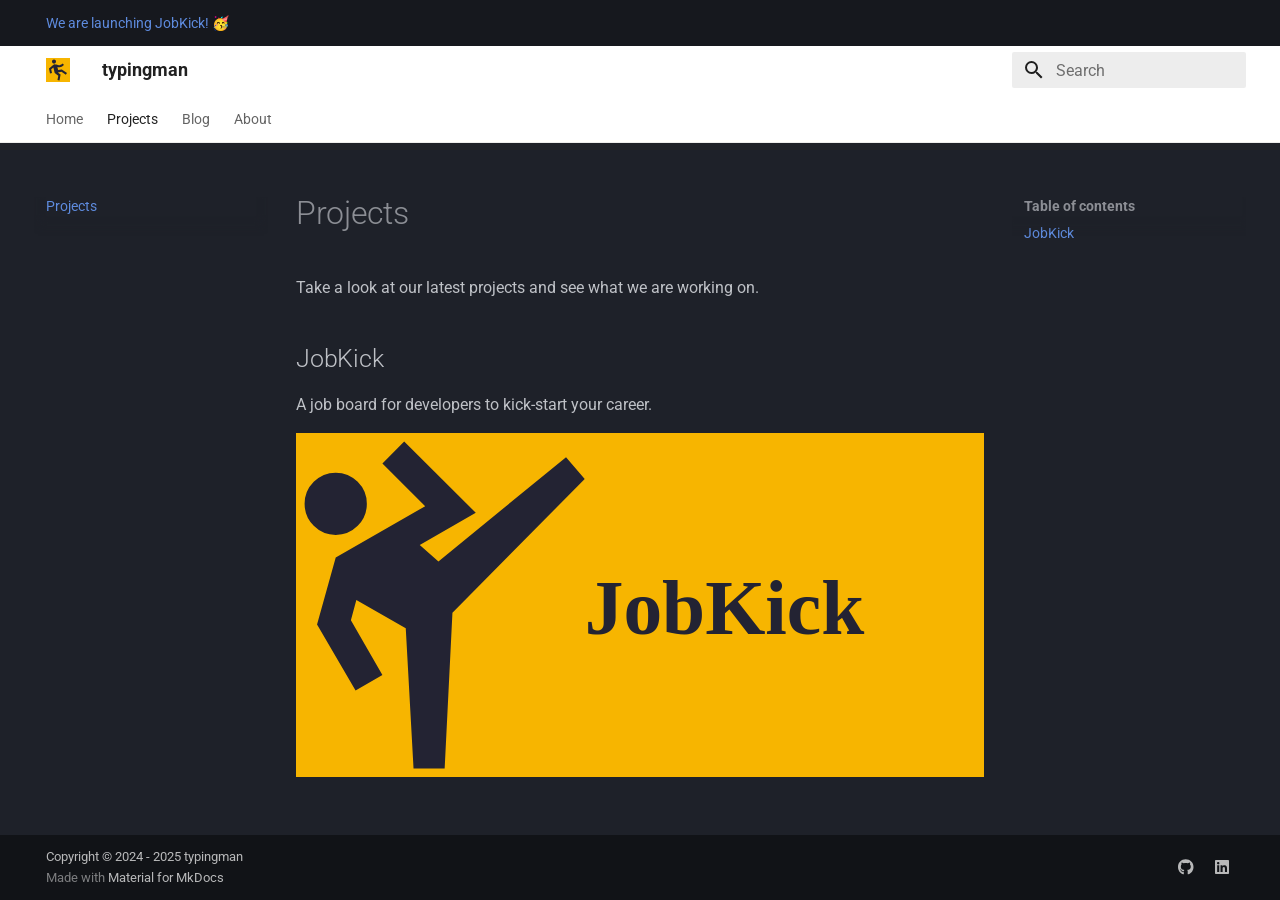
<file: projects/index.html>
<!doctype html>
<html lang="en" class="no-js">
  <head>
    
      <meta charset="utf-8">
      <meta name="viewport" content="width=device-width,initial-scale=1">
      
      
      
        <link rel="canonical" href="https://typingman.com/projects/">
      
      
        <link rel="prev" href="..">
      
      
        <link rel="next" href="../blog/">
      
      
      <link rel="icon" href="../images/favicon.svg">
      <meta name="generator" content="mkdocs-1.6.1, mkdocs-material-9.5.50">
    
    
      
        <title>Projects - typingman</title>
      
    
    
      <link rel="stylesheet" href="../assets/stylesheets/main.a40c8224.min.css">
      
        
        <link rel="stylesheet" href="../assets/stylesheets/palette.06af60db.min.css">
      
      


    
    
      
    
    
      
        
        
        <link rel="preconnect" href="https://fonts.gstatic.com" crossorigin>
        <link rel="stylesheet" href="https://fonts.googleapis.com/css?family=Roboto:300,300i,400,400i,700,700i%7CRoboto+Mono:400,400i,700,700i&display=fallback">
        <style>:root{--md-text-font:"Roboto";--md-code-font:"Roboto Mono"}</style>
      
    
    
    <script>__md_scope=new URL("..",location),__md_hash=e=>[...e].reduce(((e,_)=>(e<<5)-e+_.charCodeAt(0)),0),__md_get=(e,_=localStorage,t=__md_scope)=>JSON.parse(_.getItem(t.pathname+"."+e)),__md_set=(e,_,t=localStorage,a=__md_scope)=>{try{t.setItem(a.pathname+"."+e,JSON.stringify(_))}catch(e){}}</script>
    
      

    
    
    
  </head>
  
  
    
    
    
    
    
    <body dir="ltr" data-md-color-scheme="slate" data-md-color-primary="white" data-md-color-accent="red">
  
    
    <input class="md-toggle" data-md-toggle="drawer" type="checkbox" id="__drawer" autocomplete="off">
    <input class="md-toggle" data-md-toggle="search" type="checkbox" id="__search" autocomplete="off">
    <label class="md-overlay" for="__drawer"></label>
    <div data-md-component="skip">
      
        
        <a href="#projects" class="md-skip">
          Skip to content
        </a>
      
    </div>
    <div data-md-component="announce">
      
        <aside class="md-banner">
          <div class="md-banner__inner md-grid md-typeset">
            
            
<a href="/blog/2025/01/31/we-are-launching-jobkick/"
    >We are launching JobKick! 🥳</a
>

          </div>
          
        </aside>
      
    </div>
    
    
      

<header class="md-header" data-md-component="header">
  <nav class="md-header__inner md-grid" aria-label="Header">
    <a href=".." title="typingman" class="md-header__button md-logo" aria-label="typingman" data-md-component="logo">
      
  <img src="../images/favicon.svg" alt="logo">

    </a>
    <label class="md-header__button md-icon" for="__drawer">
      
      <svg xmlns="http://www.w3.org/2000/svg" viewBox="0 0 24 24"><path d="M3 6h18v2H3zm0 5h18v2H3zm0 5h18v2H3z"/></svg>
    </label>
    <div class="md-header__title" data-md-component="header-title">
      <div class="md-header__ellipsis">
        <div class="md-header__topic">
          <span class="md-ellipsis">
            typingman
          </span>
        </div>
        <div class="md-header__topic" data-md-component="header-topic">
          <span class="md-ellipsis">
            
              Projects
            
          </span>
        </div>
      </div>
    </div>
    
      
    
    
    
    
      <label class="md-header__button md-icon" for="__search">
        
        <svg xmlns="http://www.w3.org/2000/svg" viewBox="0 0 24 24"><path d="M9.5 3A6.5 6.5 0 0 1 16 9.5c0 1.61-.59 3.09-1.56 4.23l.27.27h.79l5 5-1.5 1.5-5-5v-.79l-.27-.27A6.52 6.52 0 0 1 9.5 16 6.5 6.5 0 0 1 3 9.5 6.5 6.5 0 0 1 9.5 3m0 2C7 5 5 7 5 9.5S7 14 9.5 14 14 12 14 9.5 12 5 9.5 5"/></svg>
      </label>
      <div class="md-search" data-md-component="search" role="dialog">
  <label class="md-search__overlay" for="__search"></label>
  <div class="md-search__inner" role="search">
    <form class="md-search__form" name="search">
      <input type="text" class="md-search__input" name="query" aria-label="Search" placeholder="Search" autocapitalize="off" autocorrect="off" autocomplete="off" spellcheck="false" data-md-component="search-query" required>
      <label class="md-search__icon md-icon" for="__search">
        
        <svg xmlns="http://www.w3.org/2000/svg" viewBox="0 0 24 24"><path d="M9.5 3A6.5 6.5 0 0 1 16 9.5c0 1.61-.59 3.09-1.56 4.23l.27.27h.79l5 5-1.5 1.5-5-5v-.79l-.27-.27A6.52 6.52 0 0 1 9.5 16 6.5 6.5 0 0 1 3 9.5 6.5 6.5 0 0 1 9.5 3m0 2C7 5 5 7 5 9.5S7 14 9.5 14 14 12 14 9.5 12 5 9.5 5"/></svg>
        
        <svg xmlns="http://www.w3.org/2000/svg" viewBox="0 0 24 24"><path d="M20 11v2H8l5.5 5.5-1.42 1.42L4.16 12l7.92-7.92L13.5 5.5 8 11z"/></svg>
      </label>
      <nav class="md-search__options" aria-label="Search">
        
        <button type="reset" class="md-search__icon md-icon" title="Clear" aria-label="Clear" tabindex="-1">
          
          <svg xmlns="http://www.w3.org/2000/svg" viewBox="0 0 24 24"><path d="M19 6.41 17.59 5 12 10.59 6.41 5 5 6.41 10.59 12 5 17.59 6.41 19 12 13.41 17.59 19 19 17.59 13.41 12z"/></svg>
        </button>
      </nav>
      
    </form>
    <div class="md-search__output">
      <div class="md-search__scrollwrap" tabindex="0" data-md-scrollfix>
        <div class="md-search-result" data-md-component="search-result">
          <div class="md-search-result__meta">
            Initializing search
          </div>
          <ol class="md-search-result__list" role="presentation"></ol>
        </div>
      </div>
    </div>
  </div>
</div>
    
    
  </nav>
  
</header>
    
    <div class="md-container" data-md-component="container">
      
      
        
          
            
<nav class="md-tabs" aria-label="Tabs" data-md-component="tabs">
  <div class="md-grid">
    <ul class="md-tabs__list">
      
        
  
  
  
    <li class="md-tabs__item">
      <a href=".." class="md-tabs__link">
        
  
    
  
  Home

      </a>
    </li>
  

      
        
  
  
    
  
  
    <li class="md-tabs__item md-tabs__item--active">
      <a href="./" class="md-tabs__link">
        
  
    
  
  Projects

      </a>
    </li>
  

      
        
  
  
  
    
    
      <li class="md-tabs__item">
        <a href="../blog/" class="md-tabs__link">
          
  
  Blog

        </a>
      </li>
    
  

      
        
  
  
  
    <li class="md-tabs__item">
      <a href="../about/" class="md-tabs__link">
        
  
    
  
  About

      </a>
    </li>
  

      
    </ul>
  </div>
</nav>
          
        
      
      <main class="md-main" data-md-component="main">
        <div class="md-main__inner md-grid">
          
            
              
              <div class="md-sidebar md-sidebar--primary" data-md-component="sidebar" data-md-type="navigation" >
                <div class="md-sidebar__scrollwrap">
                  <div class="md-sidebar__inner">
                    


  


<nav class="md-nav md-nav--primary md-nav--lifted" aria-label="Navigation" data-md-level="0">
  <label class="md-nav__title" for="__drawer">
    <a href=".." title="typingman" class="md-nav__button md-logo" aria-label="typingman" data-md-component="logo">
      
  <img src="../images/favicon.svg" alt="logo">

    </a>
    typingman
  </label>
  
  <ul class="md-nav__list" data-md-scrollfix>
    
      
      
  
  
  
  
    <li class="md-nav__item">
      <a href=".." class="md-nav__link">
        
  
  <span class="md-ellipsis">
    Home
  </span>
  

      </a>
    </li>
  

    
      
      
  
  
    
  
  
  
    <li class="md-nav__item md-nav__item--active">
      
      <input class="md-nav__toggle md-toggle" type="checkbox" id="__toc">
      
      
        
      
      
        <label class="md-nav__link md-nav__link--active" for="__toc">
          
  
  <span class="md-ellipsis">
    Projects
  </span>
  

          <span class="md-nav__icon md-icon"></span>
        </label>
      
      <a href="./" class="md-nav__link md-nav__link--active">
        
  
  <span class="md-ellipsis">
    Projects
  </span>
  

      </a>
      
        

<nav class="md-nav md-nav--secondary" aria-label="Table of contents">
  
  
  
    
  
  
    <label class="md-nav__title" for="__toc">
      <span class="md-nav__icon md-icon"></span>
      Table of contents
    </label>
    <ul class="md-nav__list" data-md-component="toc" data-md-scrollfix>
      
        <li class="md-nav__item">
  <a href="#jobkick" class="md-nav__link">
    <span class="md-ellipsis">
      JobKick
    </span>
  </a>
  
</li>
      
    </ul>
  
</nav>
      
    </li>
  

    
      
      
  
  
  
  
    
    
    
      
      
    
    
    <li class="md-nav__item md-nav__item--nested">
      
        
        
        <input class="md-nav__toggle md-toggle " type="checkbox" id="__nav_3" >
        
          
          <label class="md-nav__link" for="__nav_3" id="__nav_3_label" tabindex="0">
            
  
  <span class="md-ellipsis">
    Blog
  </span>
  

            <span class="md-nav__icon md-icon"></span>
          </label>
        
        <nav class="md-nav" data-md-level="1" aria-labelledby="__nav_3_label" aria-expanded="false">
          <label class="md-nav__title" for="__nav_3">
            <span class="md-nav__icon md-icon"></span>
            Blog
          </label>
          <ul class="md-nav__list" data-md-scrollfix>
            
              
                
  
  
  
    
  
  
    <li class="md-nav__item">
      <a href="../blog/" class="md-nav__link">
        
  
  <span class="md-ellipsis">
    Blog
  </span>
  

      </a>
    </li>
  

              
            
              
                
  
  
  
  
    
    
    
      
      
    
    
    <li class="md-nav__item md-nav__item--nested">
      
        
        
        <input class="md-nav__toggle md-toggle " type="checkbox" id="__nav_3_2" >
        
          
          <label class="md-nav__link" for="__nav_3_2" id="__nav_3_2_label" tabindex="0">
            
  
  <span class="md-ellipsis">
    Archive
  </span>
  

            <span class="md-nav__icon md-icon"></span>
          </label>
        
        <nav class="md-nav" data-md-level="2" aria-labelledby="__nav_3_2_label" aria-expanded="false">
          <label class="md-nav__title" for="__nav_3_2">
            <span class="md-nav__icon md-icon"></span>
            Archive
          </label>
          <ul class="md-nav__list" data-md-scrollfix>
            
              
                
  
  
  
    
  
  
    <li class="md-nav__item">
      <a href="../blog/archive/2025/" class="md-nav__link">
        
  
  <span class="md-ellipsis">
    2025
  </span>
  

      </a>
    </li>
  

              
            
          </ul>
        </nav>
      
    </li>
  

              
            
              
                
  
  
  
  
    
    
    
      
      
    
    
    <li class="md-nav__item md-nav__item--nested">
      
        
        
        <input class="md-nav__toggle md-toggle " type="checkbox" id="__nav_3_3" >
        
          
          <label class="md-nav__link" for="__nav_3_3" id="__nav_3_3_label" tabindex="0">
            
  
  <span class="md-ellipsis">
    Categories
  </span>
  

            <span class="md-nav__icon md-icon"></span>
          </label>
        
        <nav class="md-nav" data-md-level="2" aria-labelledby="__nav_3_3_label" aria-expanded="false">
          <label class="md-nav__title" for="__nav_3_3">
            <span class="md-nav__icon md-icon"></span>
            Categories
          </label>
          <ul class="md-nav__list" data-md-scrollfix>
            
              
                
  
  
  
    
  
  
    <li class="md-nav__item">
      <a href="../blog/category/projects/" class="md-nav__link">
        
  
  <span class="md-ellipsis">
    Projects
  </span>
  

      </a>
    </li>
  

              
            
          </ul>
        </nav>
      
    </li>
  

              
            
          </ul>
        </nav>
      
    </li>
  

    
      
      
  
  
  
  
    <li class="md-nav__item">
      <a href="../about/" class="md-nav__link">
        
  
  <span class="md-ellipsis">
    About
  </span>
  

      </a>
    </li>
  

    
  </ul>
</nav>
                  </div>
                </div>
              </div>
            
            
              
              <div class="md-sidebar md-sidebar--secondary" data-md-component="sidebar" data-md-type="toc" >
                <div class="md-sidebar__scrollwrap">
                  <div class="md-sidebar__inner">
                    

<nav class="md-nav md-nav--secondary" aria-label="Table of contents">
  
  
  
    
  
  
    <label class="md-nav__title" for="__toc">
      <span class="md-nav__icon md-icon"></span>
      Table of contents
    </label>
    <ul class="md-nav__list" data-md-component="toc" data-md-scrollfix>
      
        <li class="md-nav__item">
  <a href="#jobkick" class="md-nav__link">
    <span class="md-ellipsis">
      JobKick
    </span>
  </a>
  
</li>
      
    </ul>
  
</nav>
                  </div>
                </div>
              </div>
            
          
          
            <div class="md-content" data-md-component="content">
              <article class="md-content__inner md-typeset">
                
                  


<h1 id="projects">Projects</h1>
<p>Take a look at our latest projects and see what we are working on.</p>
<h2 id="jobkick">JobKick</h2>
<p>A job board for developers to kick-start your career.</p>
<p><img alt="JobKick" src="../images/jobkick-banner.svg" /></p>












                
              </article>
            </div>
          
          
<script>var target=document.getElementById(location.hash.slice(1));target&&target.name&&(target.checked=target.name.startsWith("__tabbed_"))</script>
        </div>
        
      </main>
      
        <footer class="md-footer">
  
  <div class="md-footer-meta md-typeset">
    <div class="md-footer-meta__inner md-grid">
      <div class="md-copyright">
  
    <div class="md-copyright__highlight">
      Copyright &copy; 2024 - 2025 typingman
    </div>
  
  
    Made with
    <a href="https://squidfunk.github.io/mkdocs-material/" target="_blank" rel="noopener">
      Material for MkDocs
    </a>
  
</div>
      
        <div class="md-social">
  
    
    
    
    
    <a href="https://github.com/typingmanprojects" target="_blank" rel="noopener" title="GitHub" class="md-social__link">
      <svg xmlns="http://www.w3.org/2000/svg" viewBox="0 0 496 512"><!--! Font Awesome Free 6.7.2 by @fontawesome - https://fontawesome.com License - https://fontawesome.com/license/free (Icons: CC BY 4.0, Fonts: SIL OFL 1.1, Code: MIT License) Copyright 2024 Fonticons, Inc.--><path d="M165.9 397.4c0 2-2.3 3.6-5.2 3.6-3.3.3-5.6-1.3-5.6-3.6 0-2 2.3-3.6 5.2-3.6 3-.3 5.6 1.3 5.6 3.6m-31.1-4.5c-.7 2 1.3 4.3 4.3 4.9 2.6 1 5.6 0 6.2-2s-1.3-4.3-4.3-5.2c-2.6-.7-5.5.3-6.2 2.3m44.2-1.7c-2.9.7-4.9 2.6-4.6 4.9.3 2 2.9 3.3 5.9 2.6 2.9-.7 4.9-2.6 4.6-4.6-.3-1.9-3-3.2-5.9-2.9M244.8 8C106.1 8 0 113.3 0 252c0 110.9 69.8 205.8 169.5 239.2 12.8 2.3 17.3-5.6 17.3-12.1 0-6.2-.3-40.4-.3-61.4 0 0-70 15-84.7-29.8 0 0-11.4-29.1-27.8-36.6 0 0-22.9-15.7 1.6-15.4 0 0 24.9 2 38.6 25.8 21.9 38.6 58.6 27.5 72.9 20.9 2.3-16 8.8-27.1 16-33.7-55.9-6.2-112.3-14.3-112.3-110.5 0-27.5 7.6-41.3 23.6-58.9-2.6-6.5-11.1-33.3 2.6-67.9 20.9-6.5 69 27 69 27 20-5.6 41.5-8.5 62.8-8.5s42.8 2.9 62.8 8.5c0 0 48.1-33.6 69-27 13.7 34.7 5.2 61.4 2.6 67.9 16 17.7 25.8 31.5 25.8 58.9 0 96.5-58.9 104.2-114.8 110.5 9.2 7.9 17 22.9 17 46.4 0 33.7-.3 75.4-.3 83.6 0 6.5 4.6 14.4 17.3 12.1C428.2 457.8 496 362.9 496 252 496 113.3 383.5 8 244.8 8M97.2 352.9c-1.3 1-1 3.3.7 5.2 1.6 1.6 3.9 2.3 5.2 1 1.3-1 1-3.3-.7-5.2-1.6-1.6-3.9-2.3-5.2-1m-10.8-8.1c-.7 1.3.3 2.9 2.3 3.9 1.6 1 3.6.7 4.3-.7.7-1.3-.3-2.9-2.3-3.9-2-.6-3.6-.3-4.3.7m32.4 35.6c-1.6 1.3-1 4.3 1.3 6.2 2.3 2.3 5.2 2.6 6.5 1 1.3-1.3.7-4.3-1.3-6.2-2.2-2.3-5.2-2.6-6.5-1m-11.4-14.7c-1.6 1-1.6 3.6 0 5.9s4.3 3.3 5.6 2.3c1.6-1.3 1.6-3.9 0-6.2-1.4-2.3-4-3.3-5.6-2"/></svg>
    </a>
  
    
    
    
    
    <a href="https://www.linkedin.com/company/typingman/" target="_blank" rel="noopener" title="LinkedIn" class="md-social__link">
      <svg xmlns="http://www.w3.org/2000/svg" viewBox="0 0 448 512"><!--! Font Awesome Free 6.7.2 by @fontawesome - https://fontawesome.com License - https://fontawesome.com/license/free (Icons: CC BY 4.0, Fonts: SIL OFL 1.1, Code: MIT License) Copyright 2024 Fonticons, Inc.--><path d="M416 32H31.9C14.3 32 0 46.5 0 64.3v383.4C0 465.5 14.3 480 31.9 480H416c17.6 0 32-14.5 32-32.3V64.3c0-17.8-14.4-32.3-32-32.3M135.4 416H69V202.2h66.5V416zm-33.2-243c-21.3 0-38.5-17.3-38.5-38.5S80.9 96 102.2 96c21.2 0 38.5 17.3 38.5 38.5 0 21.3-17.2 38.5-38.5 38.5m282.1 243h-66.4V312c0-24.8-.5-56.7-34.5-56.7-34.6 0-39.9 27-39.9 54.9V416h-66.4V202.2h63.7v29.2h.9c8.9-16.8 30.6-34.5 62.9-34.5 67.2 0 79.7 44.3 79.7 101.9z"/></svg>
    </a>
  
</div>
      
    </div>
  </div>
</footer>
      
    </div>
    <div class="md-dialog" data-md-component="dialog">
      <div class="md-dialog__inner md-typeset"></div>
    </div>
    
    
    <script id="__config" type="application/json">{"base": "..", "features": ["navigation.instant", "navigation.tabs"], "search": "../assets/javascripts/workers/search.f8cc74c7.min.js", "translations": {"clipboard.copied": "Copied to clipboard", "clipboard.copy": "Copy to clipboard", "search.result.more.one": "1 more on this page", "search.result.more.other": "# more on this page", "search.result.none": "No matching documents", "search.result.one": "1 matching document", "search.result.other": "# matching documents", "search.result.placeholder": "Type to start searching", "search.result.term.missing": "Missing", "select.version": "Select version"}}</script>
    
    
      <script src="../assets/javascripts/bundle.60a45f97.min.js"></script>
      
    
  </body>
</html>
</file>
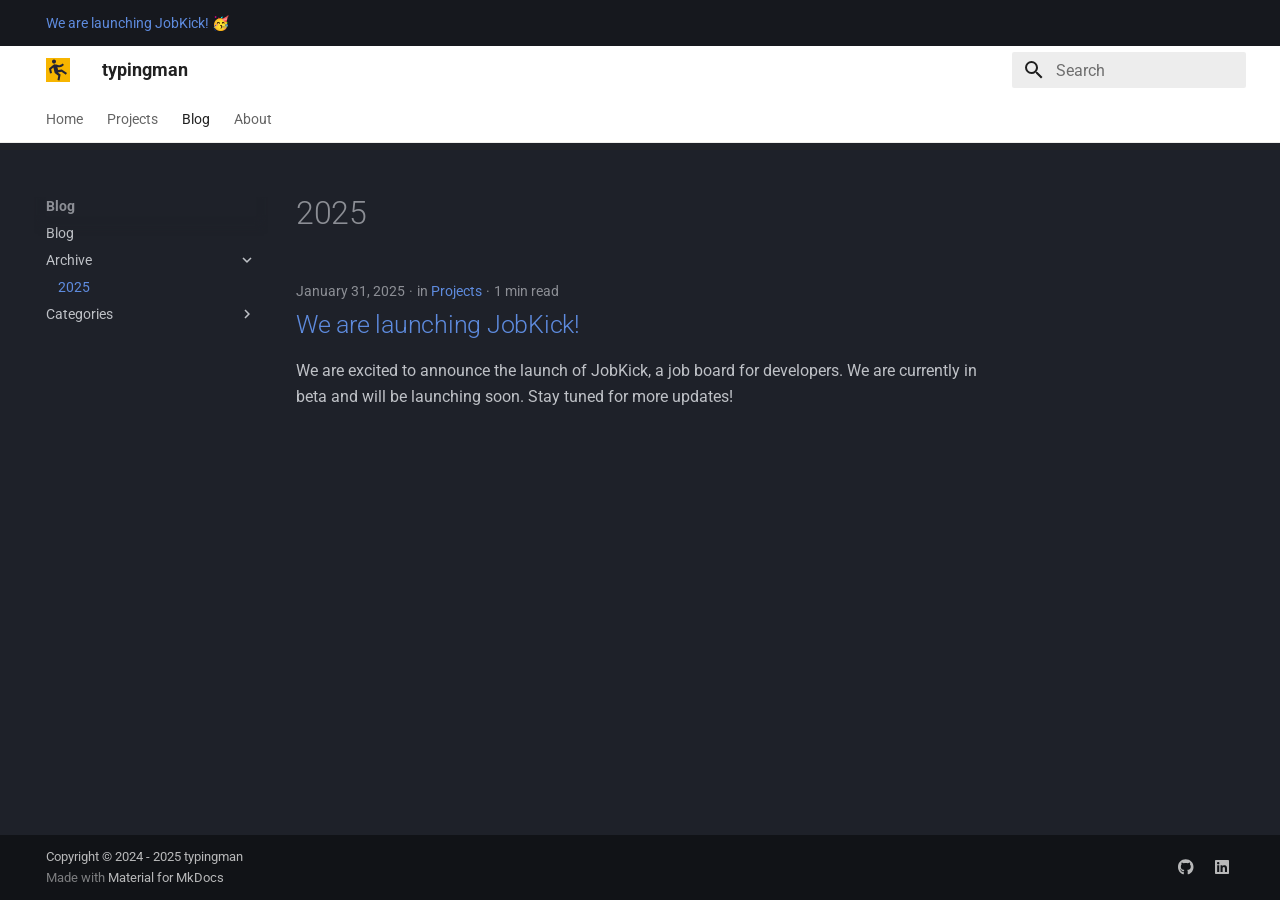
<file: blog/archive/2025/index.html>
<!doctype html>
<html lang="en" class="no-js">
  <head>
    
      <meta charset="utf-8">
      <meta name="viewport" content="width=device-width,initial-scale=1">
      
      
      
        <link rel="canonical" href="https://typingman.com/blog/archive/2025/">
      
      
        <link rel="prev" href="../../category/projects/">
      
      
        <link rel="next" href="../../../about/">
      
      
      <link rel="icon" href="../../../images/favicon.svg">
      <meta name="generator" content="mkdocs-1.6.1, mkdocs-material-9.5.50">
    
    
      
        <title>2025 - typingman</title>
      
    
    
      <link rel="stylesheet" href="../../../assets/stylesheets/main.a40c8224.min.css">
      
        
        <link rel="stylesheet" href="../../../assets/stylesheets/palette.06af60db.min.css">
      
      


    
    
      
    
    
      
        
        
        <link rel="preconnect" href="https://fonts.gstatic.com" crossorigin>
        <link rel="stylesheet" href="https://fonts.googleapis.com/css?family=Roboto:300,300i,400,400i,700,700i%7CRoboto+Mono:400,400i,700,700i&display=fallback">
        <style>:root{--md-text-font:"Roboto";--md-code-font:"Roboto Mono"}</style>
      
    
    
    <script>__md_scope=new URL("../../..",location),__md_hash=e=>[...e].reduce(((e,_)=>(e<<5)-e+_.charCodeAt(0)),0),__md_get=(e,_=localStorage,t=__md_scope)=>JSON.parse(_.getItem(t.pathname+"."+e)),__md_set=(e,_,t=localStorage,a=__md_scope)=>{try{t.setItem(a.pathname+"."+e,JSON.stringify(_))}catch(e){}}</script>
    
      

    
    
    
  </head>
  
  
    
    
    
    
    
    <body dir="ltr" data-md-color-scheme="slate" data-md-color-primary="white" data-md-color-accent="red">
  
    
    <input class="md-toggle" data-md-toggle="drawer" type="checkbox" id="__drawer" autocomplete="off">
    <input class="md-toggle" data-md-toggle="search" type="checkbox" id="__search" autocomplete="off">
    <label class="md-overlay" for="__drawer"></label>
    <div data-md-component="skip">
      
        
        <a href="#2025" class="md-skip">
          Skip to content
        </a>
      
    </div>
    <div data-md-component="announce">
      
        <aside class="md-banner">
          <div class="md-banner__inner md-grid md-typeset">
            
            
<a href="/blog/2025/01/31/we-are-launching-jobkick/"
    >We are launching JobKick! 🥳</a
>

          </div>
          
        </aside>
      
    </div>
    
    
      

<header class="md-header" data-md-component="header">
  <nav class="md-header__inner md-grid" aria-label="Header">
    <a href="../../.." title="typingman" class="md-header__button md-logo" aria-label="typingman" data-md-component="logo">
      
  <img src="../../../images/favicon.svg" alt="logo">

    </a>
    <label class="md-header__button md-icon" for="__drawer">
      
      <svg xmlns="http://www.w3.org/2000/svg" viewBox="0 0 24 24"><path d="M3 6h18v2H3zm0 5h18v2H3zm0 5h18v2H3z"/></svg>
    </label>
    <div class="md-header__title" data-md-component="header-title">
      <div class="md-header__ellipsis">
        <div class="md-header__topic">
          <span class="md-ellipsis">
            typingman
          </span>
        </div>
        <div class="md-header__topic" data-md-component="header-topic">
          <span class="md-ellipsis">
            
              2025
            
          </span>
        </div>
      </div>
    </div>
    
      
    
    
    
    
      <label class="md-header__button md-icon" for="__search">
        
        <svg xmlns="http://www.w3.org/2000/svg" viewBox="0 0 24 24"><path d="M9.5 3A6.5 6.5 0 0 1 16 9.5c0 1.61-.59 3.09-1.56 4.23l.27.27h.79l5 5-1.5 1.5-5-5v-.79l-.27-.27A6.52 6.52 0 0 1 9.5 16 6.5 6.5 0 0 1 3 9.5 6.5 6.5 0 0 1 9.5 3m0 2C7 5 5 7 5 9.5S7 14 9.5 14 14 12 14 9.5 12 5 9.5 5"/></svg>
      </label>
      <div class="md-search" data-md-component="search" role="dialog">
  <label class="md-search__overlay" for="__search"></label>
  <div class="md-search__inner" role="search">
    <form class="md-search__form" name="search">
      <input type="text" class="md-search__input" name="query" aria-label="Search" placeholder="Search" autocapitalize="off" autocorrect="off" autocomplete="off" spellcheck="false" data-md-component="search-query" required>
      <label class="md-search__icon md-icon" for="__search">
        
        <svg xmlns="http://www.w3.org/2000/svg" viewBox="0 0 24 24"><path d="M9.5 3A6.5 6.5 0 0 1 16 9.5c0 1.61-.59 3.09-1.56 4.23l.27.27h.79l5 5-1.5 1.5-5-5v-.79l-.27-.27A6.52 6.52 0 0 1 9.5 16 6.5 6.5 0 0 1 3 9.5 6.5 6.5 0 0 1 9.5 3m0 2C7 5 5 7 5 9.5S7 14 9.5 14 14 12 14 9.5 12 5 9.5 5"/></svg>
        
        <svg xmlns="http://www.w3.org/2000/svg" viewBox="0 0 24 24"><path d="M20 11v2H8l5.5 5.5-1.42 1.42L4.16 12l7.92-7.92L13.5 5.5 8 11z"/></svg>
      </label>
      <nav class="md-search__options" aria-label="Search">
        
        <button type="reset" class="md-search__icon md-icon" title="Clear" aria-label="Clear" tabindex="-1">
          
          <svg xmlns="http://www.w3.org/2000/svg" viewBox="0 0 24 24"><path d="M19 6.41 17.59 5 12 10.59 6.41 5 5 6.41 10.59 12 5 17.59 6.41 19 12 13.41 17.59 19 19 17.59 13.41 12z"/></svg>
        </button>
      </nav>
      
    </form>
    <div class="md-search__output">
      <div class="md-search__scrollwrap" tabindex="0" data-md-scrollfix>
        <div class="md-search-result" data-md-component="search-result">
          <div class="md-search-result__meta">
            Initializing search
          </div>
          <ol class="md-search-result__list" role="presentation"></ol>
        </div>
      </div>
    </div>
  </div>
</div>
    
    
  </nav>
  
</header>
    
    <div class="md-container" data-md-component="container">
      
      
        
          
            
<nav class="md-tabs" aria-label="Tabs" data-md-component="tabs">
  <div class="md-grid">
    <ul class="md-tabs__list">
      
        
  
  
  
    <li class="md-tabs__item">
      <a href="../../.." class="md-tabs__link">
        
  
    
  
  Home

      </a>
    </li>
  

      
        
  
  
  
    <li class="md-tabs__item">
      <a href="../../../projects/" class="md-tabs__link">
        
  
    
  
  Projects

      </a>
    </li>
  

      
        
  
  
    
  
  
    
    
      <li class="md-tabs__item md-tabs__item--active">
        <a href="../../" class="md-tabs__link">
          
  
  Blog

        </a>
      </li>
    
  

      
        
  
  
  
    <li class="md-tabs__item">
      <a href="../../../about/" class="md-tabs__link">
        
  
    
  
  About

      </a>
    </li>
  

      
    </ul>
  </div>
</nav>
          
        
      
      <main class="md-main" data-md-component="main">
        <div class="md-main__inner md-grid">
          
            
              
              <div class="md-sidebar md-sidebar--primary" data-md-component="sidebar" data-md-type="navigation" >
                <div class="md-sidebar__scrollwrap">
                  <div class="md-sidebar__inner">
                    


  


<nav class="md-nav md-nav--primary md-nav--lifted" aria-label="Navigation" data-md-level="0">
  <label class="md-nav__title" for="__drawer">
    <a href="../../.." title="typingman" class="md-nav__button md-logo" aria-label="typingman" data-md-component="logo">
      
  <img src="../../../images/favicon.svg" alt="logo">

    </a>
    typingman
  </label>
  
  <ul class="md-nav__list" data-md-scrollfix>
    
      
      
  
  
  
  
    <li class="md-nav__item">
      <a href="../../.." class="md-nav__link">
        
  
  <span class="md-ellipsis">
    Home
  </span>
  

      </a>
    </li>
  

    
      
      
  
  
  
  
    <li class="md-nav__item">
      <a href="../../../projects/" class="md-nav__link">
        
  
  <span class="md-ellipsis">
    Projects
  </span>
  

      </a>
    </li>
  

    
      
      
  
  
    
  
  
  
    
    
    
      
        
        
      
      
    
    
    <li class="md-nav__item md-nav__item--active md-nav__item--section md-nav__item--nested">
      
        
        
        <input class="md-nav__toggle md-toggle " type="checkbox" id="__nav_3" checked>
        
          
          <label class="md-nav__link" for="__nav_3" id="__nav_3_label" tabindex="">
            
  
  <span class="md-ellipsis">
    Blog
  </span>
  

            <span class="md-nav__icon md-icon"></span>
          </label>
        
        <nav class="md-nav" data-md-level="1" aria-labelledby="__nav_3_label" aria-expanded="true">
          <label class="md-nav__title" for="__nav_3">
            <span class="md-nav__icon md-icon"></span>
            Blog
          </label>
          <ul class="md-nav__list" data-md-scrollfix>
            
              
                
  
  
  
    
  
  
    <li class="md-nav__item">
      <a href="../../" class="md-nav__link">
        
  
  <span class="md-ellipsis">
    Blog
  </span>
  

      </a>
    </li>
  

              
            
              
                
  
  
    
  
  
  
    
    
    
      
      
    
    
    <li class="md-nav__item md-nav__item--active md-nav__item--nested">
      
        
        
        <input class="md-nav__toggle md-toggle " type="checkbox" id="__nav_3_2" checked>
        
          
          <label class="md-nav__link" for="__nav_3_2" id="__nav_3_2_label" tabindex="0">
            
  
  <span class="md-ellipsis">
    Archive
  </span>
  

            <span class="md-nav__icon md-icon"></span>
          </label>
        
        <nav class="md-nav" data-md-level="2" aria-labelledby="__nav_3_2_label" aria-expanded="true">
          <label class="md-nav__title" for="__nav_3_2">
            <span class="md-nav__icon md-icon"></span>
            Archive
          </label>
          <ul class="md-nav__list" data-md-scrollfix>
            
              
                
  
  
    
  
  
    
      
    
  
  
    <li class="md-nav__item md-nav__item--active">
      
      <input class="md-nav__toggle md-toggle" type="checkbox" id="__toc">
      
      
        
      
      
      <a href="./" class="md-nav__link md-nav__link--active">
        
  
  <span class="md-ellipsis">
    2025
  </span>
  

      </a>
      
    </li>
  

              
            
          </ul>
        </nav>
      
    </li>
  

              
            
              
                
  
  
  
  
    
    
    
      
      
    
    
    <li class="md-nav__item md-nav__item--nested">
      
        
        
        <input class="md-nav__toggle md-toggle " type="checkbox" id="__nav_3_3" >
        
          
          <label class="md-nav__link" for="__nav_3_3" id="__nav_3_3_label" tabindex="0">
            
  
  <span class="md-ellipsis">
    Categories
  </span>
  

            <span class="md-nav__icon md-icon"></span>
          </label>
        
        <nav class="md-nav" data-md-level="2" aria-labelledby="__nav_3_3_label" aria-expanded="false">
          <label class="md-nav__title" for="__nav_3_3">
            <span class="md-nav__icon md-icon"></span>
            Categories
          </label>
          <ul class="md-nav__list" data-md-scrollfix>
            
              
                
  
  
  
    
  
  
    <li class="md-nav__item">
      <a href="../../category/projects/" class="md-nav__link">
        
  
  <span class="md-ellipsis">
    Projects
  </span>
  

      </a>
    </li>
  

              
            
          </ul>
        </nav>
      
    </li>
  

              
            
          </ul>
        </nav>
      
    </li>
  

    
      
      
  
  
  
  
    <li class="md-nav__item">
      <a href="../../../about/" class="md-nav__link">
        
  
  <span class="md-ellipsis">
    About
  </span>
  

      </a>
    </li>
  

    
  </ul>
</nav>
                  </div>
                </div>
              </div>
            
            
              
              <div class="md-sidebar md-sidebar--secondary" data-md-component="sidebar" data-md-type="toc" >
                <div class="md-sidebar__scrollwrap">
                  <div class="md-sidebar__inner">
                    

<nav class="md-nav md-nav--secondary" aria-label="Table of contents">
  
  
  
    
  
  
</nav>
                  </div>
                </div>
              </div>
            
          
          
  <div class="md-content" data-md-component="content">
    <div class="md-content__inner">
      <header class="md-typeset">
        <h1 id="2025">2025</h1>
      </header>
      
        <article class="md-post md-post--excerpt">
  <header class="md-post__header">
    
    <div class="md-post__meta md-meta">
      <ul class="md-meta__list">
        <li class="md-meta__item">
          <time datetime="2025-01-31 00:00:00+00:00">January 31, 2025</time></li>
        
          <li class="md-meta__item">
            in
            
              <a href="../../category/projects/" class="md-meta__link">Projects</a></li>
        
        
          
          <li class="md-meta__item">
            
              1 min read
            
          </li>
        
      </ul>
      
    </div>
  </header>
  <div class="md-post__content md-typeset">
    <h2 id="we-are-launching-jobkick"><a class="toclink" href="../../2025/01/31/we-are-launching-jobkick/">We are launching JobKick!</a></h2>
<p>We are excited to announce the launch of JobKick, a job board for developers. We are currently in beta and will be launching soon. Stay tuned for more updates!</p>
    
  </div>
</article>
      
      
        
          



<nav class="md-pagination">
  
</nav>
        
      
    </div>
  </div>

          
<script>var target=document.getElementById(location.hash.slice(1));target&&target.name&&(target.checked=target.name.startsWith("__tabbed_"))</script>
        </div>
        
      </main>
      
        <footer class="md-footer">
  
  <div class="md-footer-meta md-typeset">
    <div class="md-footer-meta__inner md-grid">
      <div class="md-copyright">
  
    <div class="md-copyright__highlight">
      Copyright &copy; 2024 - 2025 typingman
    </div>
  
  
    Made with
    <a href="https://squidfunk.github.io/mkdocs-material/" target="_blank" rel="noopener">
      Material for MkDocs
    </a>
  
</div>
      
        <div class="md-social">
  
    
    
    
    
    <a href="https://github.com/typingmanprojects" target="_blank" rel="noopener" title="GitHub" class="md-social__link">
      <svg xmlns="http://www.w3.org/2000/svg" viewBox="0 0 496 512"><!--! Font Awesome Free 6.7.2 by @fontawesome - https://fontawesome.com License - https://fontawesome.com/license/free (Icons: CC BY 4.0, Fonts: SIL OFL 1.1, Code: MIT License) Copyright 2024 Fonticons, Inc.--><path d="M165.9 397.4c0 2-2.3 3.6-5.2 3.6-3.3.3-5.6-1.3-5.6-3.6 0-2 2.3-3.6 5.2-3.6 3-.3 5.6 1.3 5.6 3.6m-31.1-4.5c-.7 2 1.3 4.3 4.3 4.9 2.6 1 5.6 0 6.2-2s-1.3-4.3-4.3-5.2c-2.6-.7-5.5.3-6.2 2.3m44.2-1.7c-2.9.7-4.9 2.6-4.6 4.9.3 2 2.9 3.3 5.9 2.6 2.9-.7 4.9-2.6 4.6-4.6-.3-1.9-3-3.2-5.9-2.9M244.8 8C106.1 8 0 113.3 0 252c0 110.9 69.8 205.8 169.5 239.2 12.8 2.3 17.3-5.6 17.3-12.1 0-6.2-.3-40.4-.3-61.4 0 0-70 15-84.7-29.8 0 0-11.4-29.1-27.8-36.6 0 0-22.9-15.7 1.6-15.4 0 0 24.9 2 38.6 25.8 21.9 38.6 58.6 27.5 72.9 20.9 2.3-16 8.8-27.1 16-33.7-55.9-6.2-112.3-14.3-112.3-110.5 0-27.5 7.6-41.3 23.6-58.9-2.6-6.5-11.1-33.3 2.6-67.9 20.9-6.5 69 27 69 27 20-5.6 41.5-8.5 62.8-8.5s42.8 2.9 62.8 8.5c0 0 48.1-33.6 69-27 13.7 34.7 5.2 61.4 2.6 67.9 16 17.7 25.8 31.5 25.8 58.9 0 96.5-58.9 104.2-114.8 110.5 9.2 7.9 17 22.9 17 46.4 0 33.7-.3 75.4-.3 83.6 0 6.5 4.6 14.4 17.3 12.1C428.2 457.8 496 362.9 496 252 496 113.3 383.5 8 244.8 8M97.2 352.9c-1.3 1-1 3.3.7 5.2 1.6 1.6 3.9 2.3 5.2 1 1.3-1 1-3.3-.7-5.2-1.6-1.6-3.9-2.3-5.2-1m-10.8-8.1c-.7 1.3.3 2.9 2.3 3.9 1.6 1 3.6.7 4.3-.7.7-1.3-.3-2.9-2.3-3.9-2-.6-3.6-.3-4.3.7m32.4 35.6c-1.6 1.3-1 4.3 1.3 6.2 2.3 2.3 5.2 2.6 6.5 1 1.3-1.3.7-4.3-1.3-6.2-2.2-2.3-5.2-2.6-6.5-1m-11.4-14.7c-1.6 1-1.6 3.6 0 5.9s4.3 3.3 5.6 2.3c1.6-1.3 1.6-3.9 0-6.2-1.4-2.3-4-3.3-5.6-2"/></svg>
    </a>
  
    
    
    
    
    <a href="https://www.linkedin.com/company/typingman/" target="_blank" rel="noopener" title="LinkedIn" class="md-social__link">
      <svg xmlns="http://www.w3.org/2000/svg" viewBox="0 0 448 512"><!--! Font Awesome Free 6.7.2 by @fontawesome - https://fontawesome.com License - https://fontawesome.com/license/free (Icons: CC BY 4.0, Fonts: SIL OFL 1.1, Code: MIT License) Copyright 2024 Fonticons, Inc.--><path d="M416 32H31.9C14.3 32 0 46.5 0 64.3v383.4C0 465.5 14.3 480 31.9 480H416c17.6 0 32-14.5 32-32.3V64.3c0-17.8-14.4-32.3-32-32.3M135.4 416H69V202.2h66.5V416zm-33.2-243c-21.3 0-38.5-17.3-38.5-38.5S80.9 96 102.2 96c21.2 0 38.5 17.3 38.5 38.5 0 21.3-17.2 38.5-38.5 38.5m282.1 243h-66.4V312c0-24.8-.5-56.7-34.5-56.7-34.6 0-39.9 27-39.9 54.9V416h-66.4V202.2h63.7v29.2h.9c8.9-16.8 30.6-34.5 62.9-34.5 67.2 0 79.7 44.3 79.7 101.9z"/></svg>
    </a>
  
</div>
      
    </div>
  </div>
</footer>
      
    </div>
    <div class="md-dialog" data-md-component="dialog">
      <div class="md-dialog__inner md-typeset"></div>
    </div>
    
    
    <script id="__config" type="application/json">{"base": "../../..", "features": ["navigation.instant", "navigation.tabs"], "search": "../../../assets/javascripts/workers/search.f8cc74c7.min.js", "translations": {"clipboard.copied": "Copied to clipboard", "clipboard.copy": "Copy to clipboard", "search.result.more.one": "1 more on this page", "search.result.more.other": "# more on this page", "search.result.none": "No matching documents", "search.result.one": "1 matching document", "search.result.other": "# matching documents", "search.result.placeholder": "Type to start searching", "search.result.term.missing": "Missing", "select.version": "Select version"}}</script>
    
    
      <script src="../../../assets/javascripts/bundle.60a45f97.min.js"></script>
      
    
  </body>
</html>
</file>
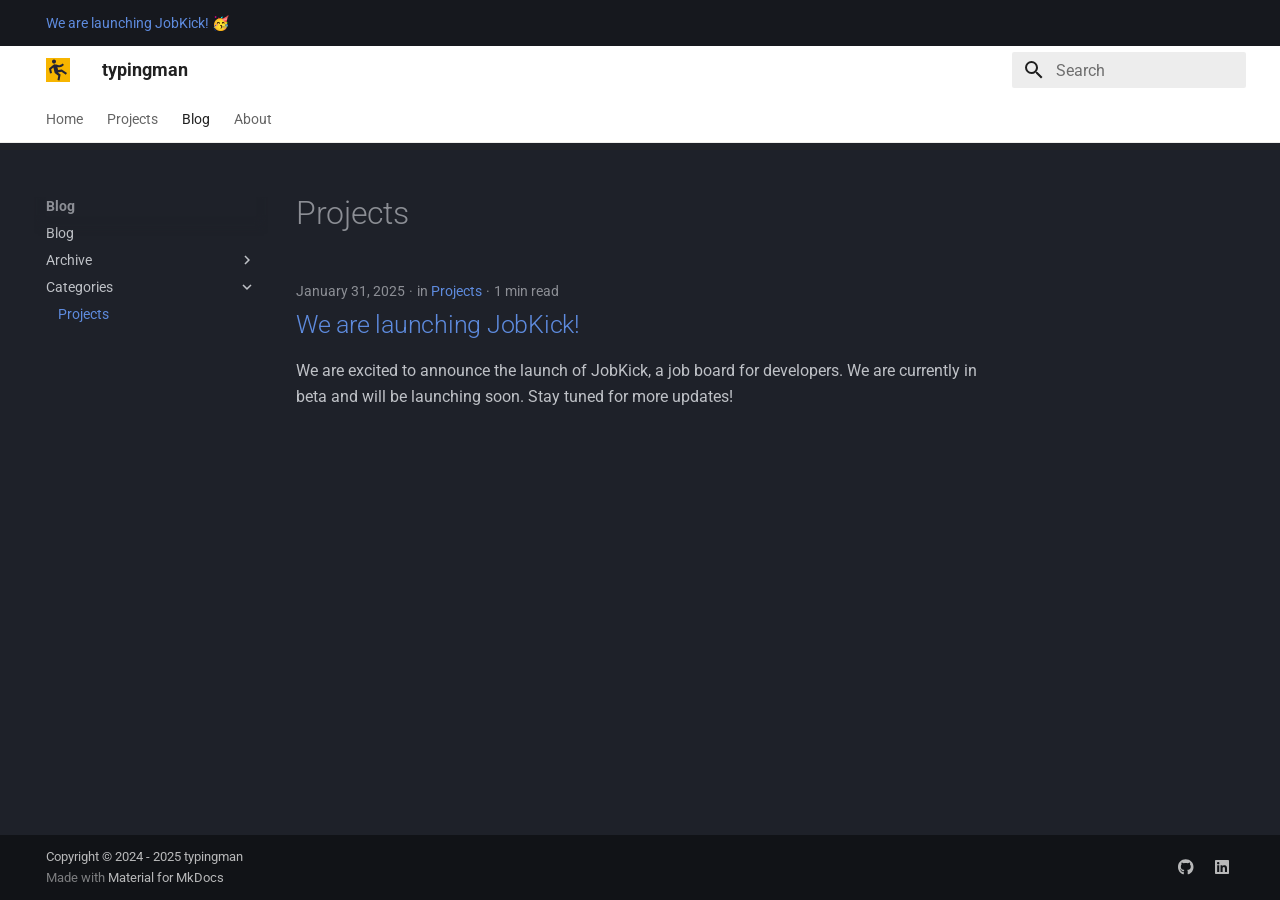
<file: blog/category/projects/index.html>
<!doctype html>
<html lang="en" class="no-js">
  <head>
    
      <meta charset="utf-8">
      <meta name="viewport" content="width=device-width,initial-scale=1">
      
      
      
        <link rel="canonical" href="https://typingman.com/blog/category/projects/">
      
      
        <link rel="prev" href="../../">
      
      
        <link rel="next" href="../../archive/2025/">
      
      
      <link rel="icon" href="../../../images/favicon.svg">
      <meta name="generator" content="mkdocs-1.6.1, mkdocs-material-9.5.50">
    
    
      
        <title>Projects - typingman</title>
      
    
    
      <link rel="stylesheet" href="../../../assets/stylesheets/main.a40c8224.min.css">
      
        
        <link rel="stylesheet" href="../../../assets/stylesheets/palette.06af60db.min.css">
      
      


    
    
      
    
    
      
        
        
        <link rel="preconnect" href="https://fonts.gstatic.com" crossorigin>
        <link rel="stylesheet" href="https://fonts.googleapis.com/css?family=Roboto:300,300i,400,400i,700,700i%7CRoboto+Mono:400,400i,700,700i&display=fallback">
        <style>:root{--md-text-font:"Roboto";--md-code-font:"Roboto Mono"}</style>
      
    
    
    <script>__md_scope=new URL("../../..",location),__md_hash=e=>[...e].reduce(((e,_)=>(e<<5)-e+_.charCodeAt(0)),0),__md_get=(e,_=localStorage,t=__md_scope)=>JSON.parse(_.getItem(t.pathname+"."+e)),__md_set=(e,_,t=localStorage,a=__md_scope)=>{try{t.setItem(a.pathname+"."+e,JSON.stringify(_))}catch(e){}}</script>
    
      

    
    
    
  </head>
  
  
    
    
    
    
    
    <body dir="ltr" data-md-color-scheme="slate" data-md-color-primary="white" data-md-color-accent="red">
  
    
    <input class="md-toggle" data-md-toggle="drawer" type="checkbox" id="__drawer" autocomplete="off">
    <input class="md-toggle" data-md-toggle="search" type="checkbox" id="__search" autocomplete="off">
    <label class="md-overlay" for="__drawer"></label>
    <div data-md-component="skip">
      
        
        <a href="#projects" class="md-skip">
          Skip to content
        </a>
      
    </div>
    <div data-md-component="announce">
      
        <aside class="md-banner">
          <div class="md-banner__inner md-grid md-typeset">
            
            
<a href="/blog/2025/01/31/we-are-launching-jobkick/"
    >We are launching JobKick! 🥳</a
>

          </div>
          
        </aside>
      
    </div>
    
    
      

<header class="md-header" data-md-component="header">
  <nav class="md-header__inner md-grid" aria-label="Header">
    <a href="../../.." title="typingman" class="md-header__button md-logo" aria-label="typingman" data-md-component="logo">
      
  <img src="../../../images/favicon.svg" alt="logo">

    </a>
    <label class="md-header__button md-icon" for="__drawer">
      
      <svg xmlns="http://www.w3.org/2000/svg" viewBox="0 0 24 24"><path d="M3 6h18v2H3zm0 5h18v2H3zm0 5h18v2H3z"/></svg>
    </label>
    <div class="md-header__title" data-md-component="header-title">
      <div class="md-header__ellipsis">
        <div class="md-header__topic">
          <span class="md-ellipsis">
            typingman
          </span>
        </div>
        <div class="md-header__topic" data-md-component="header-topic">
          <span class="md-ellipsis">
            
              Projects
            
          </span>
        </div>
      </div>
    </div>
    
      
    
    
    
    
      <label class="md-header__button md-icon" for="__search">
        
        <svg xmlns="http://www.w3.org/2000/svg" viewBox="0 0 24 24"><path d="M9.5 3A6.5 6.5 0 0 1 16 9.5c0 1.61-.59 3.09-1.56 4.23l.27.27h.79l5 5-1.5 1.5-5-5v-.79l-.27-.27A6.52 6.52 0 0 1 9.5 16 6.5 6.5 0 0 1 3 9.5 6.5 6.5 0 0 1 9.5 3m0 2C7 5 5 7 5 9.5S7 14 9.5 14 14 12 14 9.5 12 5 9.5 5"/></svg>
      </label>
      <div class="md-search" data-md-component="search" role="dialog">
  <label class="md-search__overlay" for="__search"></label>
  <div class="md-search__inner" role="search">
    <form class="md-search__form" name="search">
      <input type="text" class="md-search__input" name="query" aria-label="Search" placeholder="Search" autocapitalize="off" autocorrect="off" autocomplete="off" spellcheck="false" data-md-component="search-query" required>
      <label class="md-search__icon md-icon" for="__search">
        
        <svg xmlns="http://www.w3.org/2000/svg" viewBox="0 0 24 24"><path d="M9.5 3A6.5 6.5 0 0 1 16 9.5c0 1.61-.59 3.09-1.56 4.23l.27.27h.79l5 5-1.5 1.5-5-5v-.79l-.27-.27A6.52 6.52 0 0 1 9.5 16 6.5 6.5 0 0 1 3 9.5 6.5 6.5 0 0 1 9.5 3m0 2C7 5 5 7 5 9.5S7 14 9.5 14 14 12 14 9.5 12 5 9.5 5"/></svg>
        
        <svg xmlns="http://www.w3.org/2000/svg" viewBox="0 0 24 24"><path d="M20 11v2H8l5.5 5.5-1.42 1.42L4.16 12l7.92-7.92L13.5 5.5 8 11z"/></svg>
      </label>
      <nav class="md-search__options" aria-label="Search">
        
        <button type="reset" class="md-search__icon md-icon" title="Clear" aria-label="Clear" tabindex="-1">
          
          <svg xmlns="http://www.w3.org/2000/svg" viewBox="0 0 24 24"><path d="M19 6.41 17.59 5 12 10.59 6.41 5 5 6.41 10.59 12 5 17.59 6.41 19 12 13.41 17.59 19 19 17.59 13.41 12z"/></svg>
        </button>
      </nav>
      
    </form>
    <div class="md-search__output">
      <div class="md-search__scrollwrap" tabindex="0" data-md-scrollfix>
        <div class="md-search-result" data-md-component="search-result">
          <div class="md-search-result__meta">
            Initializing search
          </div>
          <ol class="md-search-result__list" role="presentation"></ol>
        </div>
      </div>
    </div>
  </div>
</div>
    
    
  </nav>
  
</header>
    
    <div class="md-container" data-md-component="container">
      
      
        
          
            
<nav class="md-tabs" aria-label="Tabs" data-md-component="tabs">
  <div class="md-grid">
    <ul class="md-tabs__list">
      
        
  
  
  
    <li class="md-tabs__item">
      <a href="../../.." class="md-tabs__link">
        
  
    
  
  Home

      </a>
    </li>
  

      
        
  
  
  
    <li class="md-tabs__item">
      <a href="../../../projects/" class="md-tabs__link">
        
  
    
  
  Projects

      </a>
    </li>
  

      
        
  
  
    
  
  
    
    
      <li class="md-tabs__item md-tabs__item--active">
        <a href="../../" class="md-tabs__link">
          
  
  Blog

        </a>
      </li>
    
  

      
        
  
  
  
    <li class="md-tabs__item">
      <a href="../../../about/" class="md-tabs__link">
        
  
    
  
  About

      </a>
    </li>
  

      
    </ul>
  </div>
</nav>
          
        
      
      <main class="md-main" data-md-component="main">
        <div class="md-main__inner md-grid">
          
            
              
              <div class="md-sidebar md-sidebar--primary" data-md-component="sidebar" data-md-type="navigation" >
                <div class="md-sidebar__scrollwrap">
                  <div class="md-sidebar__inner">
                    


  


<nav class="md-nav md-nav--primary md-nav--lifted" aria-label="Navigation" data-md-level="0">
  <label class="md-nav__title" for="__drawer">
    <a href="../../.." title="typingman" class="md-nav__button md-logo" aria-label="typingman" data-md-component="logo">
      
  <img src="../../../images/favicon.svg" alt="logo">

    </a>
    typingman
  </label>
  
  <ul class="md-nav__list" data-md-scrollfix>
    
      
      
  
  
  
  
    <li class="md-nav__item">
      <a href="../../.." class="md-nav__link">
        
  
  <span class="md-ellipsis">
    Home
  </span>
  

      </a>
    </li>
  

    
      
      
  
  
  
  
    <li class="md-nav__item">
      <a href="../../../projects/" class="md-nav__link">
        
  
  <span class="md-ellipsis">
    Projects
  </span>
  

      </a>
    </li>
  

    
      
      
  
  
    
  
  
  
    
    
    
      
        
        
      
      
    
    
    <li class="md-nav__item md-nav__item--active md-nav__item--section md-nav__item--nested">
      
        
        
        <input class="md-nav__toggle md-toggle " type="checkbox" id="__nav_3" checked>
        
          
          <label class="md-nav__link" for="__nav_3" id="__nav_3_label" tabindex="">
            
  
  <span class="md-ellipsis">
    Blog
  </span>
  

            <span class="md-nav__icon md-icon"></span>
          </label>
        
        <nav class="md-nav" data-md-level="1" aria-labelledby="__nav_3_label" aria-expanded="true">
          <label class="md-nav__title" for="__nav_3">
            <span class="md-nav__icon md-icon"></span>
            Blog
          </label>
          <ul class="md-nav__list" data-md-scrollfix>
            
              
                
  
  
  
    
  
  
    <li class="md-nav__item">
      <a href="../../" class="md-nav__link">
        
  
  <span class="md-ellipsis">
    Blog
  </span>
  

      </a>
    </li>
  

              
            
              
                
  
  
  
  
    
    
    
      
      
    
    
    <li class="md-nav__item md-nav__item--nested">
      
        
        
        <input class="md-nav__toggle md-toggle " type="checkbox" id="__nav_3_2" >
        
          
          <label class="md-nav__link" for="__nav_3_2" id="__nav_3_2_label" tabindex="0">
            
  
  <span class="md-ellipsis">
    Archive
  </span>
  

            <span class="md-nav__icon md-icon"></span>
          </label>
        
        <nav class="md-nav" data-md-level="2" aria-labelledby="__nav_3_2_label" aria-expanded="false">
          <label class="md-nav__title" for="__nav_3_2">
            <span class="md-nav__icon md-icon"></span>
            Archive
          </label>
          <ul class="md-nav__list" data-md-scrollfix>
            
              
                
  
  
  
    
  
  
    <li class="md-nav__item">
      <a href="../../archive/2025/" class="md-nav__link">
        
  
  <span class="md-ellipsis">
    2025
  </span>
  

      </a>
    </li>
  

              
            
          </ul>
        </nav>
      
    </li>
  

              
            
              
                
  
  
    
  
  
  
    
    
    
      
      
    
    
    <li class="md-nav__item md-nav__item--active md-nav__item--nested">
      
        
        
        <input class="md-nav__toggle md-toggle " type="checkbox" id="__nav_3_3" checked>
        
          
          <label class="md-nav__link" for="__nav_3_3" id="__nav_3_3_label" tabindex="0">
            
  
  <span class="md-ellipsis">
    Categories
  </span>
  

            <span class="md-nav__icon md-icon"></span>
          </label>
        
        <nav class="md-nav" data-md-level="2" aria-labelledby="__nav_3_3_label" aria-expanded="true">
          <label class="md-nav__title" for="__nav_3_3">
            <span class="md-nav__icon md-icon"></span>
            Categories
          </label>
          <ul class="md-nav__list" data-md-scrollfix>
            
              
                
  
  
    
  
  
    
      
    
  
  
    <li class="md-nav__item md-nav__item--active">
      
      <input class="md-nav__toggle md-toggle" type="checkbox" id="__toc">
      
      
        
      
      
      <a href="./" class="md-nav__link md-nav__link--active">
        
  
  <span class="md-ellipsis">
    Projects
  </span>
  

      </a>
      
    </li>
  

              
            
          </ul>
        </nav>
      
    </li>
  

              
            
          </ul>
        </nav>
      
    </li>
  

    
      
      
  
  
  
  
    <li class="md-nav__item">
      <a href="../../../about/" class="md-nav__link">
        
  
  <span class="md-ellipsis">
    About
  </span>
  

      </a>
    </li>
  

    
  </ul>
</nav>
                  </div>
                </div>
              </div>
            
            
              
              <div class="md-sidebar md-sidebar--secondary" data-md-component="sidebar" data-md-type="toc" >
                <div class="md-sidebar__scrollwrap">
                  <div class="md-sidebar__inner">
                    

<nav class="md-nav md-nav--secondary" aria-label="Table of contents">
  
  
  
    
  
  
</nav>
                  </div>
                </div>
              </div>
            
          
          
  <div class="md-content" data-md-component="content">
    <div class="md-content__inner">
      <header class="md-typeset">
        <h1 id="projects">Projects</h1>
      </header>
      
        <article class="md-post md-post--excerpt">
  <header class="md-post__header">
    
    <div class="md-post__meta md-meta">
      <ul class="md-meta__list">
        <li class="md-meta__item">
          <time datetime="2025-01-31 00:00:00+00:00">January 31, 2025</time></li>
        
          <li class="md-meta__item">
            in
            
              <a href="./" class="md-meta__link">Projects</a></li>
        
        
          
          <li class="md-meta__item">
            
              1 min read
            
          </li>
        
      </ul>
      
    </div>
  </header>
  <div class="md-post__content md-typeset">
    <h2 id="we-are-launching-jobkick"><a class="toclink" href="../../2025/01/31/we-are-launching-jobkick/">We are launching JobKick!</a></h2>
<p>We are excited to announce the launch of JobKick, a job board for developers. We are currently in beta and will be launching soon. Stay tuned for more updates!</p>
    
  </div>
</article>
      
      
        
          



<nav class="md-pagination">
  
</nav>
        
      
    </div>
  </div>

          
<script>var target=document.getElementById(location.hash.slice(1));target&&target.name&&(target.checked=target.name.startsWith("__tabbed_"))</script>
        </div>
        
      </main>
      
        <footer class="md-footer">
  
  <div class="md-footer-meta md-typeset">
    <div class="md-footer-meta__inner md-grid">
      <div class="md-copyright">
  
    <div class="md-copyright__highlight">
      Copyright &copy; 2024 - 2025 typingman
    </div>
  
  
    Made with
    <a href="https://squidfunk.github.io/mkdocs-material/" target="_blank" rel="noopener">
      Material for MkDocs
    </a>
  
</div>
      
        <div class="md-social">
  
    
    
    
    
    <a href="https://github.com/typingmanprojects" target="_blank" rel="noopener" title="GitHub" class="md-social__link">
      <svg xmlns="http://www.w3.org/2000/svg" viewBox="0 0 496 512"><!--! Font Awesome Free 6.7.2 by @fontawesome - https://fontawesome.com License - https://fontawesome.com/license/free (Icons: CC BY 4.0, Fonts: SIL OFL 1.1, Code: MIT License) Copyright 2024 Fonticons, Inc.--><path d="M165.9 397.4c0 2-2.3 3.6-5.2 3.6-3.3.3-5.6-1.3-5.6-3.6 0-2 2.3-3.6 5.2-3.6 3-.3 5.6 1.3 5.6 3.6m-31.1-4.5c-.7 2 1.3 4.3 4.3 4.9 2.6 1 5.6 0 6.2-2s-1.3-4.3-4.3-5.2c-2.6-.7-5.5.3-6.2 2.3m44.2-1.7c-2.9.7-4.9 2.6-4.6 4.9.3 2 2.9 3.3 5.9 2.6 2.9-.7 4.9-2.6 4.6-4.6-.3-1.9-3-3.2-5.9-2.9M244.8 8C106.1 8 0 113.3 0 252c0 110.9 69.8 205.8 169.5 239.2 12.8 2.3 17.3-5.6 17.3-12.1 0-6.2-.3-40.4-.3-61.4 0 0-70 15-84.7-29.8 0 0-11.4-29.1-27.8-36.6 0 0-22.9-15.7 1.6-15.4 0 0 24.9 2 38.6 25.8 21.9 38.6 58.6 27.5 72.9 20.9 2.3-16 8.8-27.1 16-33.7-55.9-6.2-112.3-14.3-112.3-110.5 0-27.5 7.6-41.3 23.6-58.9-2.6-6.5-11.1-33.3 2.6-67.9 20.9-6.5 69 27 69 27 20-5.6 41.5-8.5 62.8-8.5s42.8 2.9 62.8 8.5c0 0 48.1-33.6 69-27 13.7 34.7 5.2 61.4 2.6 67.9 16 17.7 25.8 31.5 25.8 58.9 0 96.5-58.9 104.2-114.8 110.5 9.2 7.9 17 22.9 17 46.4 0 33.7-.3 75.4-.3 83.6 0 6.5 4.6 14.4 17.3 12.1C428.2 457.8 496 362.9 496 252 496 113.3 383.5 8 244.8 8M97.2 352.9c-1.3 1-1 3.3.7 5.2 1.6 1.6 3.9 2.3 5.2 1 1.3-1 1-3.3-.7-5.2-1.6-1.6-3.9-2.3-5.2-1m-10.8-8.1c-.7 1.3.3 2.9 2.3 3.9 1.6 1 3.6.7 4.3-.7.7-1.3-.3-2.9-2.3-3.9-2-.6-3.6-.3-4.3.7m32.4 35.6c-1.6 1.3-1 4.3 1.3 6.2 2.3 2.3 5.2 2.6 6.5 1 1.3-1.3.7-4.3-1.3-6.2-2.2-2.3-5.2-2.6-6.5-1m-11.4-14.7c-1.6 1-1.6 3.6 0 5.9s4.3 3.3 5.6 2.3c1.6-1.3 1.6-3.9 0-6.2-1.4-2.3-4-3.3-5.6-2"/></svg>
    </a>
  
    
    
    
    
    <a href="https://www.linkedin.com/company/typingman/" target="_blank" rel="noopener" title="LinkedIn" class="md-social__link">
      <svg xmlns="http://www.w3.org/2000/svg" viewBox="0 0 448 512"><!--! Font Awesome Free 6.7.2 by @fontawesome - https://fontawesome.com License - https://fontawesome.com/license/free (Icons: CC BY 4.0, Fonts: SIL OFL 1.1, Code: MIT License) Copyright 2024 Fonticons, Inc.--><path d="M416 32H31.9C14.3 32 0 46.5 0 64.3v383.4C0 465.5 14.3 480 31.9 480H416c17.6 0 32-14.5 32-32.3V64.3c0-17.8-14.4-32.3-32-32.3M135.4 416H69V202.2h66.5V416zm-33.2-243c-21.3 0-38.5-17.3-38.5-38.5S80.9 96 102.2 96c21.2 0 38.5 17.3 38.5 38.5 0 21.3-17.2 38.5-38.5 38.5m282.1 243h-66.4V312c0-24.8-.5-56.7-34.5-56.7-34.6 0-39.9 27-39.9 54.9V416h-66.4V202.2h63.7v29.2h.9c8.9-16.8 30.6-34.5 62.9-34.5 67.2 0 79.7 44.3 79.7 101.9z"/></svg>
    </a>
  
</div>
      
    </div>
  </div>
</footer>
      
    </div>
    <div class="md-dialog" data-md-component="dialog">
      <div class="md-dialog__inner md-typeset"></div>
    </div>
    
    
    <script id="__config" type="application/json">{"base": "../../..", "features": ["navigation.instant", "navigation.tabs"], "search": "../../../assets/javascripts/workers/search.f8cc74c7.min.js", "translations": {"clipboard.copied": "Copied to clipboard", "clipboard.copy": "Copy to clipboard", "search.result.more.one": "1 more on this page", "search.result.more.other": "# more on this page", "search.result.none": "No matching documents", "search.result.one": "1 matching document", "search.result.other": "# matching documents", "search.result.placeholder": "Type to start searching", "search.result.term.missing": "Missing", "select.version": "Select version"}}</script>
    
    
      <script src="../../../assets/javascripts/bundle.60a45f97.min.js"></script>
      
    
  </body>
</html>
</file>
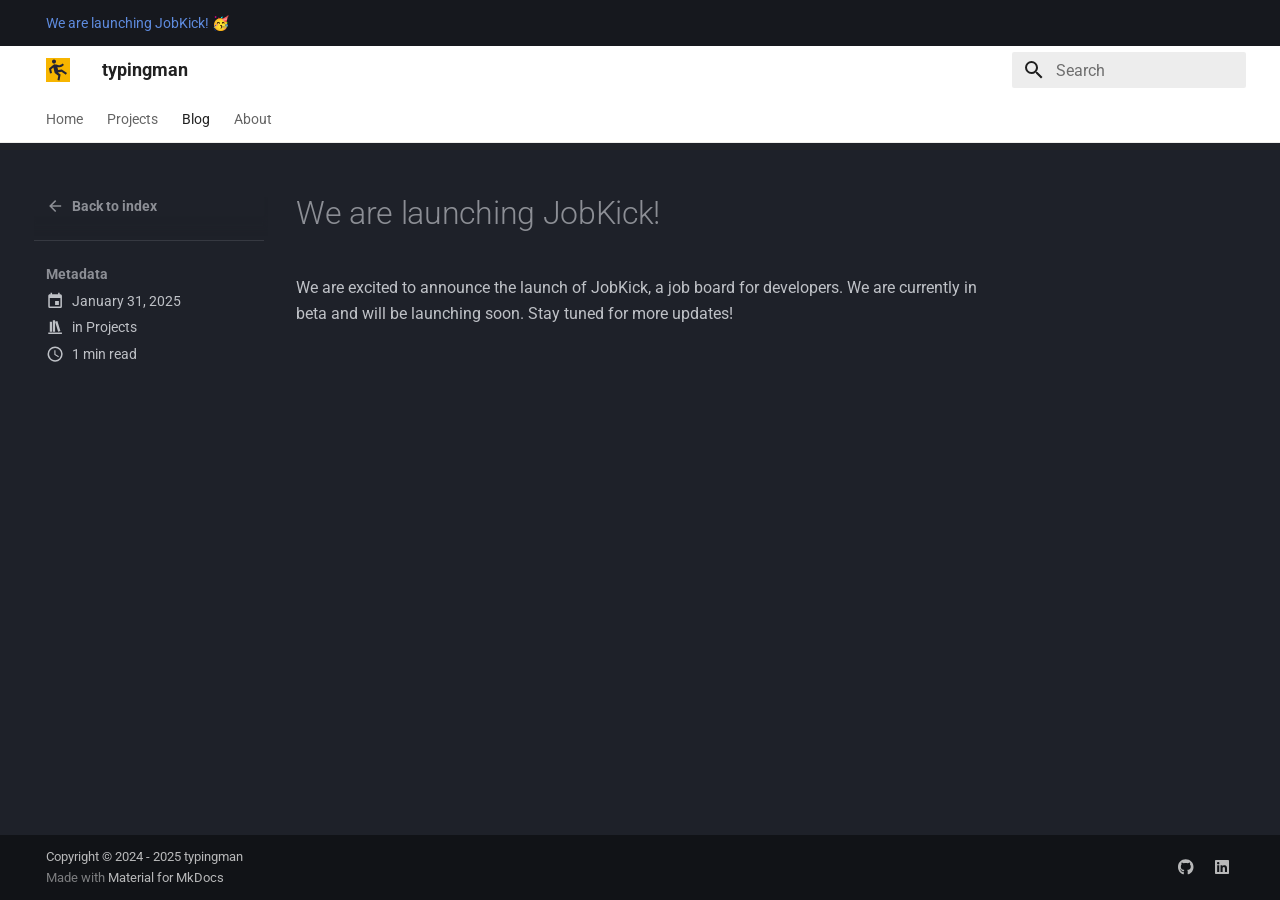
<file: blog/2025/01/31/we-are-launching-jobkick/index.html>
<!doctype html>
<html lang="en" class="no-js">
  <head>
    
      <meta charset="utf-8">
      <meta name="viewport" content="width=device-width,initial-scale=1">
      
      
      
        <link rel="canonical" href="https://typingman.com/blog/2025/01/31/we-are-launching-jobkick/">
      
      
      
      
      <link rel="icon" href="../../../../../images/favicon.svg">
      <meta name="generator" content="mkdocs-1.6.1, mkdocs-material-9.5.50">
    
    
      
        <title>We are launching JobKick! - typingman</title>
      
    
    
      <link rel="stylesheet" href="../../../../../assets/stylesheets/main.a40c8224.min.css">
      
        
        <link rel="stylesheet" href="../../../../../assets/stylesheets/palette.06af60db.min.css">
      
      


    
    
      
    
    
      
        
        
        <link rel="preconnect" href="https://fonts.gstatic.com" crossorigin>
        <link rel="stylesheet" href="https://fonts.googleapis.com/css?family=Roboto:300,300i,400,400i,700,700i%7CRoboto+Mono:400,400i,700,700i&display=fallback">
        <style>:root{--md-text-font:"Roboto";--md-code-font:"Roboto Mono"}</style>
      
    
    
    <script>__md_scope=new URL("../../../../..",location),__md_hash=e=>[...e].reduce(((e,_)=>(e<<5)-e+_.charCodeAt(0)),0),__md_get=(e,_=localStorage,t=__md_scope)=>JSON.parse(_.getItem(t.pathname+"."+e)),__md_set=(e,_,t=localStorage,a=__md_scope)=>{try{t.setItem(a.pathname+"."+e,JSON.stringify(_))}catch(e){}}</script>
    
      

    
    
    
  </head>
  
  
    
    
    
    
    
    <body dir="ltr" data-md-color-scheme="slate" data-md-color-primary="white" data-md-color-accent="red">
  
    
    <input class="md-toggle" data-md-toggle="drawer" type="checkbox" id="__drawer" autocomplete="off">
    <input class="md-toggle" data-md-toggle="search" type="checkbox" id="__search" autocomplete="off">
    <label class="md-overlay" for="__drawer"></label>
    <div data-md-component="skip">
      
        
        <a href="#we-are-launching-jobkick" class="md-skip">
          Skip to content
        </a>
      
    </div>
    <div data-md-component="announce">
      
        <aside class="md-banner">
          <div class="md-banner__inner md-grid md-typeset">
            
            
<a href="/blog/2025/01/31/we-are-launching-jobkick/"
    >We are launching JobKick! 🥳</a
>

          </div>
          
        </aside>
      
    </div>
    
    
      

<header class="md-header" data-md-component="header">
  <nav class="md-header__inner md-grid" aria-label="Header">
    <a href="../../../../.." title="typingman" class="md-header__button md-logo" aria-label="typingman" data-md-component="logo">
      
  <img src="../../../../../images/favicon.svg" alt="logo">

    </a>
    <label class="md-header__button md-icon" for="__drawer">
      
      <svg xmlns="http://www.w3.org/2000/svg" viewBox="0 0 24 24"><path d="M3 6h18v2H3zm0 5h18v2H3zm0 5h18v2H3z"/></svg>
    </label>
    <div class="md-header__title" data-md-component="header-title">
      <div class="md-header__ellipsis">
        <div class="md-header__topic">
          <span class="md-ellipsis">
            typingman
          </span>
        </div>
        <div class="md-header__topic" data-md-component="header-topic">
          <span class="md-ellipsis">
            
              We are launching JobKick!
            
          </span>
        </div>
      </div>
    </div>
    
      
    
    
    
    
      <label class="md-header__button md-icon" for="__search">
        
        <svg xmlns="http://www.w3.org/2000/svg" viewBox="0 0 24 24"><path d="M9.5 3A6.5 6.5 0 0 1 16 9.5c0 1.61-.59 3.09-1.56 4.23l.27.27h.79l5 5-1.5 1.5-5-5v-.79l-.27-.27A6.52 6.52 0 0 1 9.5 16 6.5 6.5 0 0 1 3 9.5 6.5 6.5 0 0 1 9.5 3m0 2C7 5 5 7 5 9.5S7 14 9.5 14 14 12 14 9.5 12 5 9.5 5"/></svg>
      </label>
      <div class="md-search" data-md-component="search" role="dialog">
  <label class="md-search__overlay" for="__search"></label>
  <div class="md-search__inner" role="search">
    <form class="md-search__form" name="search">
      <input type="text" class="md-search__input" name="query" aria-label="Search" placeholder="Search" autocapitalize="off" autocorrect="off" autocomplete="off" spellcheck="false" data-md-component="search-query" required>
      <label class="md-search__icon md-icon" for="__search">
        
        <svg xmlns="http://www.w3.org/2000/svg" viewBox="0 0 24 24"><path d="M9.5 3A6.5 6.5 0 0 1 16 9.5c0 1.61-.59 3.09-1.56 4.23l.27.27h.79l5 5-1.5 1.5-5-5v-.79l-.27-.27A6.52 6.52 0 0 1 9.5 16 6.5 6.5 0 0 1 3 9.5 6.5 6.5 0 0 1 9.5 3m0 2C7 5 5 7 5 9.5S7 14 9.5 14 14 12 14 9.5 12 5 9.5 5"/></svg>
        
        <svg xmlns="http://www.w3.org/2000/svg" viewBox="0 0 24 24"><path d="M20 11v2H8l5.5 5.5-1.42 1.42L4.16 12l7.92-7.92L13.5 5.5 8 11z"/></svg>
      </label>
      <nav class="md-search__options" aria-label="Search">
        
        <button type="reset" class="md-search__icon md-icon" title="Clear" aria-label="Clear" tabindex="-1">
          
          <svg xmlns="http://www.w3.org/2000/svg" viewBox="0 0 24 24"><path d="M19 6.41 17.59 5 12 10.59 6.41 5 5 6.41 10.59 12 5 17.59 6.41 19 12 13.41 17.59 19 19 17.59 13.41 12z"/></svg>
        </button>
      </nav>
      
    </form>
    <div class="md-search__output">
      <div class="md-search__scrollwrap" tabindex="0" data-md-scrollfix>
        <div class="md-search-result" data-md-component="search-result">
          <div class="md-search-result__meta">
            Initializing search
          </div>
          <ol class="md-search-result__list" role="presentation"></ol>
        </div>
      </div>
    </div>
  </div>
</div>
    
    
  </nav>
  
</header>
    
    <div class="md-container" data-md-component="container">
      
      
        
          
            
<nav class="md-tabs" aria-label="Tabs" data-md-component="tabs">
  <div class="md-grid">
    <ul class="md-tabs__list">
      
        
  
  
  
    <li class="md-tabs__item">
      <a href="../../../../.." class="md-tabs__link">
        
  
    
  
  Home

      </a>
    </li>
  

      
        
  
  
  
    <li class="md-tabs__item">
      <a href="../../../../../projects/" class="md-tabs__link">
        
  
    
  
  Projects

      </a>
    </li>
  

      
        
  
  
    
  
  
    
    
      <li class="md-tabs__item md-tabs__item--active">
        <a href="../../../../" class="md-tabs__link">
          
  
  Blog

        </a>
      </li>
    
  

      
        
  
  
  
    <li class="md-tabs__item">
      <a href="../../../../../about/" class="md-tabs__link">
        
  
    
  
  About

      </a>
    </li>
  

      
    </ul>
  </div>
</nav>
          
        
      
      <main class="md-main" data-md-component="main">
        <div class="md-main__inner md-grid">
          
            
              
                
              
              <div class="md-sidebar md-sidebar--primary" data-md-component="sidebar" data-md-type="navigation" hidden>
                <div class="md-sidebar__scrollwrap">
                  <div class="md-sidebar__inner">
                    


  


<nav class="md-nav md-nav--primary md-nav--lifted" aria-label="Navigation" data-md-level="0">
  <label class="md-nav__title" for="__drawer">
    <a href="../../../../.." title="typingman" class="md-nav__button md-logo" aria-label="typingman" data-md-component="logo">
      
  <img src="../../../../../images/favicon.svg" alt="logo">

    </a>
    typingman
  </label>
  
  <ul class="md-nav__list" data-md-scrollfix>
    
      
      
  
  
  
  
    <li class="md-nav__item">
      <a href="../../../../.." class="md-nav__link">
        
  
  <span class="md-ellipsis">
    Home
  </span>
  

      </a>
    </li>
  

    
      
      
  
  
  
  
    <li class="md-nav__item">
      <a href="../../../../../projects/" class="md-nav__link">
        
  
  <span class="md-ellipsis">
    Projects
  </span>
  

      </a>
    </li>
  

    
      
      
  
  
    
  
  
  
    
    
    
      
        
        
      
      
    
    
    <li class="md-nav__item md-nav__item--active md-nav__item--section md-nav__item--nested">
      
        
        
        <input class="md-nav__toggle md-toggle " type="checkbox" id="__nav_3" checked>
        
          
          <label class="md-nav__link" for="__nav_3" id="__nav_3_label" tabindex="">
            
  
  <span class="md-ellipsis">
    Blog
  </span>
  

            <span class="md-nav__icon md-icon"></span>
          </label>
        
        <nav class="md-nav" data-md-level="1" aria-labelledby="__nav_3_label" aria-expanded="true">
          <label class="md-nav__title" for="__nav_3">
            <span class="md-nav__icon md-icon"></span>
            Blog
          </label>
          <ul class="md-nav__list" data-md-scrollfix>
            
              
                
  
  
    
  
  
    
  
  
    <li class="md-nav__item md-nav__item--active">
      <a href="../../../../" class="md-nav__link">
        
  
  <span class="md-ellipsis">
    Blog
  </span>
  

      </a>
    </li>
  

              
            
              
                
  
  
  
  
    
    
    
      
      
    
    
    <li class="md-nav__item md-nav__item--nested">
      
        
        
        <input class="md-nav__toggle md-toggle " type="checkbox" id="__nav_3_2" >
        
          
          <label class="md-nav__link" for="__nav_3_2" id="__nav_3_2_label" tabindex="0">
            
  
  <span class="md-ellipsis">
    Archive
  </span>
  

            <span class="md-nav__icon md-icon"></span>
          </label>
        
        <nav class="md-nav" data-md-level="2" aria-labelledby="__nav_3_2_label" aria-expanded="false">
          <label class="md-nav__title" for="__nav_3_2">
            <span class="md-nav__icon md-icon"></span>
            Archive
          </label>
          <ul class="md-nav__list" data-md-scrollfix>
            
              
                
  
  
  
    
  
  
    <li class="md-nav__item">
      <a href="../../../../archive/2025/" class="md-nav__link">
        
  
  <span class="md-ellipsis">
    2025
  </span>
  

      </a>
    </li>
  

              
            
          </ul>
        </nav>
      
    </li>
  

              
            
              
                
  
  
  
  
    
    
    
      
      
    
    
    <li class="md-nav__item md-nav__item--nested">
      
        
        
        <input class="md-nav__toggle md-toggle " type="checkbox" id="__nav_3_3" >
        
          
          <label class="md-nav__link" for="__nav_3_3" id="__nav_3_3_label" tabindex="0">
            
  
  <span class="md-ellipsis">
    Categories
  </span>
  

            <span class="md-nav__icon md-icon"></span>
          </label>
        
        <nav class="md-nav" data-md-level="2" aria-labelledby="__nav_3_3_label" aria-expanded="false">
          <label class="md-nav__title" for="__nav_3_3">
            <span class="md-nav__icon md-icon"></span>
            Categories
          </label>
          <ul class="md-nav__list" data-md-scrollfix>
            
              
                
  
  
  
    
  
  
    <li class="md-nav__item">
      <a href="../../../../category/projects/" class="md-nav__link">
        
  
  <span class="md-ellipsis">
    Projects
  </span>
  

      </a>
    </li>
  

              
            
          </ul>
        </nav>
      
    </li>
  

              
            
          </ul>
        </nav>
      
    </li>
  

    
      
      
  
  
  
  
    <li class="md-nav__item">
      <a href="../../../../../about/" class="md-nav__link">
        
  
  <span class="md-ellipsis">
    About
  </span>
  

      </a>
    </li>
  

    
  </ul>
</nav>
                  </div>
                </div>
              </div>
            
            
              
                
              
              <div class="md-sidebar md-sidebar--secondary" data-md-component="sidebar" data-md-type="toc" >
                <div class="md-sidebar__scrollwrap">
                  <div class="md-sidebar__inner">
                    

<nav class="md-nav md-nav--secondary" aria-label="Table of contents">
  
  
  
    
  
  
</nav>
                  </div>
                </div>
              </div>
            
          
          
  <div class="md-content md-content--post" data-md-component="content">
    <div class="md-sidebar md-sidebar--post" data-md-component="sidebar" data-md-type="navigation">
      <div class="md-sidebar__scrollwrap">
        <div class="md-sidebar__inner md-post">
          <nav class="md-nav md-nav--primary">
            <div class="md-post__back">
              <div class="md-nav__title md-nav__container">
                <a href="../../../../" class="md-nav__link">
                  <svg xmlns="http://www.w3.org/2000/svg" viewBox="0 0 24 24"><path d="M20 11v2H8l5.5 5.5-1.42 1.42L4.16 12l7.92-7.92L13.5 5.5 8 11z"/></svg>
                  <span class="md-ellipsis">
                    Back to index
                  </span>
                </a>
              </div>
            </div>
            
            <ul class="md-post__meta md-nav__list">
              <li class="md-nav__item md-nav__item--section">
                <div class="md-post__title">
                  <span class="md-ellipsis">
                    Metadata
                  </span>
                </div>
                <nav class="md-nav">
                  <ul class="md-nav__list">
                    <li class="md-nav__item">
                      <div class="md-nav__link">
                        <svg xmlns="http://www.w3.org/2000/svg" viewBox="0 0 24 24"><path d="M19 19H5V8h14m-3-7v2H8V1H6v2H5c-1.11 0-2 .89-2 2v14a2 2 0 0 0 2 2h14a2 2 0 0 0 2-2V5a2 2 0 0 0-2-2h-1V1m-1 11h-5v5h5z"/></svg>
                        <time datetime="2025-01-31 00:00:00+00:00" class="md-ellipsis">January 31, 2025</time>
                      </div>
                    </li>
                    
                    
                      <li class="md-nav__item">
                        <div class="md-nav__link">
                          <svg xmlns="http://www.w3.org/2000/svg" viewBox="0 0 24 24"><path d="M9 3v15h3V3zm3 2 4 13 3-1-4-13zM5 5v13h3V5zM3 19v2h18v-2z"/></svg>
                          <span class="md-ellipsis">
                            in
                            
                              <a href="../../../../category/projects/">Projects</a></span>
                        </div>
                      </li>
                    
                    
                      
                      <li class="md-nav__item">
                        <div class="md-nav__link">
                          <svg xmlns="http://www.w3.org/2000/svg" viewBox="0 0 24 24"><path d="M12 20a8 8 0 0 0 8-8 8 8 0 0 0-8-8 8 8 0 0 0-8 8 8 8 0 0 0 8 8m0-18a10 10 0 0 1 10 10 10 10 0 0 1-10 10C6.47 22 2 17.5 2 12A10 10 0 0 1 12 2m.5 5v5.25l4.5 2.67-.75 1.23L11 13V7z"/></svg>
                          <span class="md-ellipsis">
                            
                              1 min read
                            
                          </span>
                        </div>
                      </li>
                    
                  </ul>
                </nav>
              </li>
            </ul>
          </nav>
          
        </div>
      </div>
    </div>
    <article class="md-content__inner md-typeset">
      
        


<h1 id="we-are-launching-jobkick">We are launching JobKick!</h1>
<p>We are excited to announce the launch of JobKick, a job board for developers. We are currently in beta and will be launching soon. Stay tuned for more updates!</p>







  
  




  



      
    </article>
  </div>

          
<script>var target=document.getElementById(location.hash.slice(1));target&&target.name&&(target.checked=target.name.startsWith("__tabbed_"))</script>
        </div>
        
      </main>
      
        <footer class="md-footer">
  
  <div class="md-footer-meta md-typeset">
    <div class="md-footer-meta__inner md-grid">
      <div class="md-copyright">
  
    <div class="md-copyright__highlight">
      Copyright &copy; 2024 - 2025 typingman
    </div>
  
  
    Made with
    <a href="https://squidfunk.github.io/mkdocs-material/" target="_blank" rel="noopener">
      Material for MkDocs
    </a>
  
</div>
      
        <div class="md-social">
  
    
    
    
    
    <a href="https://github.com/typingmanprojects" target="_blank" rel="noopener" title="GitHub" class="md-social__link">
      <svg xmlns="http://www.w3.org/2000/svg" viewBox="0 0 496 512"><!--! Font Awesome Free 6.7.2 by @fontawesome - https://fontawesome.com License - https://fontawesome.com/license/free (Icons: CC BY 4.0, Fonts: SIL OFL 1.1, Code: MIT License) Copyright 2024 Fonticons, Inc.--><path d="M165.9 397.4c0 2-2.3 3.6-5.2 3.6-3.3.3-5.6-1.3-5.6-3.6 0-2 2.3-3.6 5.2-3.6 3-.3 5.6 1.3 5.6 3.6m-31.1-4.5c-.7 2 1.3 4.3 4.3 4.9 2.6 1 5.6 0 6.2-2s-1.3-4.3-4.3-5.2c-2.6-.7-5.5.3-6.2 2.3m44.2-1.7c-2.9.7-4.9 2.6-4.6 4.9.3 2 2.9 3.3 5.9 2.6 2.9-.7 4.9-2.6 4.6-4.6-.3-1.9-3-3.2-5.9-2.9M244.8 8C106.1 8 0 113.3 0 252c0 110.9 69.8 205.8 169.5 239.2 12.8 2.3 17.3-5.6 17.3-12.1 0-6.2-.3-40.4-.3-61.4 0 0-70 15-84.7-29.8 0 0-11.4-29.1-27.8-36.6 0 0-22.9-15.7 1.6-15.4 0 0 24.9 2 38.6 25.8 21.9 38.6 58.6 27.5 72.9 20.9 2.3-16 8.8-27.1 16-33.7-55.9-6.2-112.3-14.3-112.3-110.5 0-27.5 7.6-41.3 23.6-58.9-2.6-6.5-11.1-33.3 2.6-67.9 20.9-6.5 69 27 69 27 20-5.6 41.5-8.5 62.8-8.5s42.8 2.9 62.8 8.5c0 0 48.1-33.6 69-27 13.7 34.7 5.2 61.4 2.6 67.9 16 17.7 25.8 31.5 25.8 58.9 0 96.5-58.9 104.2-114.8 110.5 9.2 7.9 17 22.9 17 46.4 0 33.7-.3 75.4-.3 83.6 0 6.5 4.6 14.4 17.3 12.1C428.2 457.8 496 362.9 496 252 496 113.3 383.5 8 244.8 8M97.2 352.9c-1.3 1-1 3.3.7 5.2 1.6 1.6 3.9 2.3 5.2 1 1.3-1 1-3.3-.7-5.2-1.6-1.6-3.9-2.3-5.2-1m-10.8-8.1c-.7 1.3.3 2.9 2.3 3.9 1.6 1 3.6.7 4.3-.7.7-1.3-.3-2.9-2.3-3.9-2-.6-3.6-.3-4.3.7m32.4 35.6c-1.6 1.3-1 4.3 1.3 6.2 2.3 2.3 5.2 2.6 6.5 1 1.3-1.3.7-4.3-1.3-6.2-2.2-2.3-5.2-2.6-6.5-1m-11.4-14.7c-1.6 1-1.6 3.6 0 5.9s4.3 3.3 5.6 2.3c1.6-1.3 1.6-3.9 0-6.2-1.4-2.3-4-3.3-5.6-2"/></svg>
    </a>
  
    
    
    
    
    <a href="https://www.linkedin.com/company/typingman/" target="_blank" rel="noopener" title="LinkedIn" class="md-social__link">
      <svg xmlns="http://www.w3.org/2000/svg" viewBox="0 0 448 512"><!--! Font Awesome Free 6.7.2 by @fontawesome - https://fontawesome.com License - https://fontawesome.com/license/free (Icons: CC BY 4.0, Fonts: SIL OFL 1.1, Code: MIT License) Copyright 2024 Fonticons, Inc.--><path d="M416 32H31.9C14.3 32 0 46.5 0 64.3v383.4C0 465.5 14.3 480 31.9 480H416c17.6 0 32-14.5 32-32.3V64.3c0-17.8-14.4-32.3-32-32.3M135.4 416H69V202.2h66.5V416zm-33.2-243c-21.3 0-38.5-17.3-38.5-38.5S80.9 96 102.2 96c21.2 0 38.5 17.3 38.5 38.5 0 21.3-17.2 38.5-38.5 38.5m282.1 243h-66.4V312c0-24.8-.5-56.7-34.5-56.7-34.6 0-39.9 27-39.9 54.9V416h-66.4V202.2h63.7v29.2h.9c8.9-16.8 30.6-34.5 62.9-34.5 67.2 0 79.7 44.3 79.7 101.9z"/></svg>
    </a>
  
</div>
      
    </div>
  </div>
</footer>
      
    </div>
    <div class="md-dialog" data-md-component="dialog">
      <div class="md-dialog__inner md-typeset"></div>
    </div>
    
    
    <script id="__config" type="application/json">{"base": "../../../../..", "features": ["navigation.instant", "navigation.tabs"], "search": "../../../../../assets/javascripts/workers/search.f8cc74c7.min.js", "translations": {"clipboard.copied": "Copied to clipboard", "clipboard.copy": "Copy to clipboard", "search.result.more.one": "1 more on this page", "search.result.more.other": "# more on this page", "search.result.none": "No matching documents", "search.result.one": "1 matching document", "search.result.other": "# matching documents", "search.result.placeholder": "Type to start searching", "search.result.term.missing": "Missing", "select.version": "Select version"}}</script>
    
    
      <script src="../../../../../assets/javascripts/bundle.60a45f97.min.js"></script>
      
    
  </body>
</html>
</file>
<file: assets/stylesheets/main.a40c8224.min.css>
@charset "UTF-8";html{-webkit-text-size-adjust:none;-moz-text-size-adjust:none;text-size-adjust:none;box-sizing:border-box}*,:after,:before{box-sizing:inherit}@media (prefers-reduced-motion){*,:after,:before{transition:none!important}}body{margin:0}a,button,input,label{-webkit-tap-highlight-color:transparent}a{color:inherit;text-decoration:none}hr{border:0;box-sizing:initial;display:block;height:.05rem;overflow:visible;padding:0}small{font-size:80%}sub,sup{line-height:1em}img{border-style:none}table{border-collapse:initial;border-spacing:0}td,th{font-weight:400;vertical-align:top}button{background:#0000;border:0;font-family:inherit;font-size:inherit;margin:0;padding:0}input{border:0;outline:none}:root{--md-primary-fg-color:#4051b5;--md-primary-fg-color--light:#5d6cc0;--md-primary-fg-color--dark:#303fa1;--md-primary-bg-color:#fff;--md-primary-bg-color--light:#ffffffb3;--md-accent-fg-color:#526cfe;--md-accent-fg-color--transparent:#526cfe1a;--md-accent-bg-color:#fff;--md-accent-bg-color--light:#ffffffb3}[data-md-color-scheme=default]{color-scheme:light}[data-md-color-scheme=default] img[src$="#gh-dark-mode-only"],[data-md-color-scheme=default] img[src$="#only-dark"]{display:none}:root,[data-md-color-scheme=default]{--md-hue:225deg;--md-default-fg-color:#000000de;--md-default-fg-color--light:#0000008a;--md-default-fg-color--lighter:#00000052;--md-default-fg-color--lightest:#00000012;--md-default-bg-color:#fff;--md-default-bg-color--light:#ffffffb3;--md-default-bg-color--lighter:#ffffff4d;--md-default-bg-color--lightest:#ffffff1f;--md-code-fg-color:#36464e;--md-code-bg-color:#f5f5f5;--md-code-hl-color:#4287ff;--md-code-hl-color--light:#4287ff1a;--md-code-hl-number-color:#d52a2a;--md-code-hl-special-color:#db1457;--md-code-hl-function-color:#a846b9;--md-code-hl-constant-color:#6e59d9;--md-code-hl-keyword-color:#3f6ec6;--md-code-hl-string-color:#1c7d4d;--md-code-hl-name-color:var(--md-code-fg-color);--md-code-hl-operator-color:var(--md-default-fg-color--light);--md-code-hl-punctuation-color:var(--md-default-fg-color--light);--md-code-hl-comment-color:var(--md-default-fg-color--light);--md-code-hl-generic-color:var(--md-default-fg-color--light);--md-code-hl-variable-color:var(--md-default-fg-color--light);--md-typeset-color:var(--md-default-fg-color);--md-typeset-a-color:var(--md-primary-fg-color);--md-typeset-del-color:#f5503d26;--md-typeset-ins-color:#0bd57026;--md-typeset-kbd-color:#fafafa;--md-typeset-kbd-accent-color:#fff;--md-typeset-kbd-border-color:#b8b8b8;--md-typeset-mark-color:#ffff0080;--md-typeset-table-color:#0000001f;--md-typeset-table-color--light:rgba(0,0,0,.035);--md-admonition-fg-color:var(--md-default-fg-color);--md-admonition-bg-color:var(--md-default-bg-color);--md-warning-fg-color:#000000de;--md-warning-bg-color:#ff9;--md-footer-fg-color:#fff;--md-footer-fg-color--light:#ffffffb3;--md-footer-fg-color--lighter:#ffffff73;--md-footer-bg-color:#000000de;--md-footer-bg-color--dark:#00000052;--md-shadow-z1:0 0.2rem 0.5rem #0000000d,0 0 0.05rem #0000001a;--md-shadow-z2:0 0.2rem 0.5rem #0000001a,0 0 0.05rem #00000040;--md-shadow-z3:0 0.2rem 0.5rem #0003,0 0 0.05rem #00000059}.md-icon svg{fill:currentcolor;display:block;height:1.2rem;width:1.2rem}body{-webkit-font-smoothing:antialiased;-moz-osx-font-smoothing:grayscale;--md-text-font-family:var(--md-text-font,_),-apple-system,BlinkMacSystemFont,Helvetica,Arial,sans-serif;--md-code-font-family:var(--md-code-font,_),SFMono-Regular,Consolas,Menlo,monospace}aside,body,input{font-feature-settings:"kern","liga";color:var(--md-typeset-color);font-family:var(--md-text-font-family)}code,kbd,pre{font-feature-settings:"kern";font-family:var(--md-code-font-family)}:root{--md-typeset-table-sort-icon:url('data:image/svg+xml;charset=utf-8,<svg xmlns="http://www.w3.org/2000/svg" viewBox="0 0 24 24"><path d="m18 21-4-4h3V7h-3l4-4 4 4h-3v10h3M2 19v-2h10v2M2 13v-2h7v2M2 7V5h4v2z"/></svg>');--md-typeset-table-sort-icon--asc:url('data:image/svg+xml;charset=utf-8,<svg xmlns="http://www.w3.org/2000/svg" viewBox="0 0 24 24"><path d="M19 17h3l-4 4-4-4h3V3h2M2 17h10v2H2M6 5v2H2V5m0 6h7v2H2z"/></svg>');--md-typeset-table-sort-icon--desc:url('data:image/svg+xml;charset=utf-8,<svg xmlns="http://www.w3.org/2000/svg" viewBox="0 0 24 24"><path d="M19 7h3l-4-4-4 4h3v14h2M2 17h10v2H2M6 5v2H2V5m0 6h7v2H2z"/></svg>')}.md-typeset{-webkit-print-color-adjust:exact;color-adjust:exact;font-size:.8rem;line-height:1.6}@media print{.md-typeset{font-size:.68rem}}.md-typeset blockquote,.md-typeset dl,.md-typeset figure,.md-typeset ol,.md-typeset pre,.md-typeset ul{margin-bottom:1em;margin-top:1em}.md-typeset h1{color:var(--md-default-fg-color--light);font-size:2em;line-height:1.3;margin:0 0 1.25em}.md-typeset h1,.md-typeset h2{font-weight:300;letter-spacing:-.01em}.md-typeset h2{font-size:1.5625em;line-height:1.4;margin:1.6em 0 .64em}.md-typeset h3{font-size:1.25em;font-weight:400;letter-spacing:-.01em;line-height:1.5;margin:1.6em 0 .8em}.md-typeset h2+h3{margin-top:.8em}.md-typeset h4{font-weight:700;letter-spacing:-.01em;margin:1em 0}.md-typeset h5,.md-typeset h6{color:var(--md-default-fg-color--light);font-size:.8em;font-weight:700;letter-spacing:-.01em;margin:1.25em 0}.md-typeset h5{text-transform:uppercase}.md-typeset h5 code{text-transform:none}.md-typeset hr{border-bottom:.05rem solid var(--md-default-fg-color--lightest);display:flow-root;margin:1.5em 0}.md-typeset a{color:var(--md-typeset-a-color);word-break:break-word}.md-typeset a,.md-typeset a:before{transition:color 125ms}.md-typeset a:focus,.md-typeset a:hover{color:var(--md-accent-fg-color)}.md-typeset a:focus code,.md-typeset a:hover code{background-color:var(--md-accent-fg-color--transparent)}.md-typeset a code{color:currentcolor;transition:background-color 125ms}.md-typeset a.focus-visible{outline-color:var(--md-accent-fg-color);outline-offset:.2rem}.md-typeset code,.md-typeset kbd,.md-typeset pre{color:var(--md-code-fg-color);direction:ltr;font-variant-ligatures:none}@media print{.md-typeset code,.md-typeset kbd,.md-typeset pre{white-space:pre-wrap}}.md-typeset code{background-color:var(--md-code-bg-color);border-radius:.1rem;-webkit-box-decoration-break:clone;box-decoration-break:clone;font-size:.85em;padding:0 .2941176471em;word-break:break-word}.md-typeset code:not(.focus-visible){-webkit-tap-highlight-color:transparent;outline:none}.md-typeset pre{display:flow-root;line-height:1.4;position:relative}.md-typeset pre>code{-webkit-box-decoration-break:slice;box-decoration-break:slice;box-shadow:none;display:block;margin:0;outline-color:var(--md-accent-fg-color);overflow:auto;padding:.7720588235em 1.1764705882em;scrollbar-color:var(--md-default-fg-color--lighter) #0000;scrollbar-width:thin;touch-action:auto;word-break:normal}.md-typeset pre>code:hover{scrollbar-color:var(--md-accent-fg-color) #0000}.md-typeset pre>code::-webkit-scrollbar{height:.2rem;width:.2rem}.md-typeset pre>code::-webkit-scrollbar-thumb{background-color:var(--md-default-fg-color--lighter)}.md-typeset pre>code::-webkit-scrollbar-thumb:hover{background-color:var(--md-accent-fg-color)}.md-typeset kbd{background-color:var(--md-typeset-kbd-color);border-radius:.1rem;box-shadow:0 .1rem 0 .05rem var(--md-typeset-kbd-border-color),0 .1rem 0 var(--md-typeset-kbd-border-color),0 -.1rem .2rem var(--md-typeset-kbd-accent-color) inset;color:var(--md-default-fg-color);display:inline-block;font-size:.75em;padding:0 .6666666667em;vertical-align:text-top;word-break:break-word}.md-typeset mark{background-color:var(--md-typeset-mark-color);-webkit-box-decoration-break:clone;box-decoration-break:clone;color:inherit;word-break:break-word}.md-typeset abbr{border-bottom:.05rem dotted var(--md-default-fg-color--light);cursor:help;text-decoration:none}.md-typeset small{opacity:.75}[dir=ltr] .md-typeset sub,[dir=ltr] .md-typeset sup{margin-left:.078125em}[dir=rtl] .md-typeset sub,[dir=rtl] .md-typeset sup{margin-right:.078125em}[dir=ltr] .md-typeset blockquote{padding-left:.6rem}[dir=rtl] .md-typeset blockquote{padding-right:.6rem}[dir=ltr] .md-typeset blockquote{border-left:.2rem solid var(--md-default-fg-color--lighter)}[dir=rtl] .md-typeset blockquote{border-right:.2rem solid var(--md-default-fg-color--lighter)}.md-typeset blockquote{color:var(--md-default-fg-color--light);margin-left:0;margin-right:0}.md-typeset ul{list-style-type:disc}.md-typeset ul[type]{list-style-type:revert-layer}[dir=ltr] .md-typeset ol,[dir=ltr] .md-typeset ul{margin-left:.625em}[dir=rtl] .md-typeset ol,[dir=rtl] .md-typeset ul{margin-right:.625em}.md-typeset ol,.md-typeset ul{padding:0}.md-typeset ol:not([hidden]),.md-typeset ul:not([hidden]){display:flow-root}.md-typeset ol ol,.md-typeset ul ol{list-style-type:lower-alpha}.md-typeset ol ol ol,.md-typeset ul ol ol{list-style-type:lower-roman}.md-typeset ol ol ol ol,.md-typeset ul ol ol ol{list-style-type:upper-alpha}.md-typeset ol ol ol ol ol,.md-typeset ul ol ol ol ol{list-style-type:upper-roman}.md-typeset ol[type],.md-typeset ul[type]{list-style-type:revert-layer}[dir=ltr] .md-typeset ol li,[dir=ltr] .md-typeset ul li{margin-left:1.25em}[dir=rtl] .md-typeset ol li,[dir=rtl] .md-typeset ul li{margin-right:1.25em}.md-typeset ol li,.md-typeset ul li{margin-bottom:.5em}.md-typeset ol li blockquote,.md-typeset ol li p,.md-typeset ul li blockquote,.md-typeset ul li p{margin:.5em 0}.md-typeset ol li:last-child,.md-typeset ul li:last-child{margin-bottom:0}[dir=ltr] .md-typeset ol li ol,[dir=ltr] .md-typeset ol li ul,[dir=ltr] .md-typeset ul li ol,[dir=ltr] .md-typeset ul li ul{margin-left:.625em}[dir=rtl] .md-typeset ol li ol,[dir=rtl] .md-typeset ol li ul,[dir=rtl] .md-typeset ul li ol,[dir=rtl] .md-typeset ul li ul{margin-right:.625em}.md-typeset ol li ol,.md-typeset ol li ul,.md-typeset ul li ol,.md-typeset ul li ul{margin-bottom:.5em;margin-top:.5em}[dir=ltr] .md-typeset dd{margin-left:1.875em}[dir=rtl] .md-typeset dd{margin-right:1.875em}.md-typeset dd{margin-bottom:1.5em;margin-top:1em}.md-typeset img,.md-typeset svg,.md-typeset video{height:auto;max-width:100%}.md-typeset img[align=left]{margin:1em 1em 1em 0}.md-typeset img[align=right]{margin:1em 0 1em 1em}.md-typeset img[align]:only-child{margin-top:0}.md-typeset figure{display:flow-root;margin:1em auto;max-width:100%;text-align:center;width:-moz-fit-content;width:fit-content}.md-typeset figure img{display:block;margin:0 auto}.md-typeset figcaption{font-style:italic;margin:1em auto;max-width:24rem}.md-typeset iframe{max-width:100%}.md-typeset table:not([class]){background-color:var(--md-default-bg-color);border:.05rem solid var(--md-typeset-table-color);border-radius:.1rem;display:inline-block;font-size:.64rem;max-width:100%;overflow:auto;touch-action:auto}@media print{.md-typeset table:not([class]){display:table}}.md-typeset table:not([class])+*{margin-top:1.5em}.md-typeset table:not([class]) td>:first-child,.md-typeset table:not([class]) th>:first-child{margin-top:0}.md-typeset table:not([class]) td>:last-child,.md-typeset table:not([class]) th>:last-child{margin-bottom:0}.md-typeset table:not([class]) td:not([align]),.md-typeset table:not([class]) th:not([align]){text-align:left}[dir=rtl] .md-typeset table:not([class]) td:not([align]),[dir=rtl] .md-typeset table:not([class]) th:not([align]){text-align:right}.md-typeset table:not([class]) th{font-weight:700;min-width:5rem;padding:.9375em 1.25em;vertical-align:top}.md-typeset table:not([class]) td{border-top:.05rem solid var(--md-typeset-table-color);padding:.9375em 1.25em;vertical-align:top}.md-typeset table:not([class]) tbody tr{transition:background-color 125ms}.md-typeset table:not([class]) tbody tr:hover{background-color:var(--md-typeset-table-color--light);box-shadow:0 .05rem 0 var(--md-default-bg-color) inset}.md-typeset table:not([class]) a{word-break:normal}.md-typeset table th[role=columnheader]{cursor:pointer}[dir=ltr] .md-typeset table th[role=columnheader]:after{margin-left:.5em}[dir=rtl] .md-typeset table th[role=columnheader]:after{margin-right:.5em}.md-typeset table th[role=columnheader]:after{content:"";display:inline-block;height:1.2em;-webkit-mask-image:var(--md-typeset-table-sort-icon);mask-image:var(--md-typeset-table-sort-icon);-webkit-mask-repeat:no-repeat;mask-repeat:no-repeat;-webkit-mask-size:contain;mask-size:contain;transition:background-color 125ms;vertical-align:text-bottom;width:1.2em}.md-typeset table th[role=columnheader]:hover:after{background-color:var(--md-default-fg-color--lighter)}.md-typeset table th[role=columnheader][aria-sort=ascending]:after{background-color:var(--md-default-fg-color--light);-webkit-mask-image:var(--md-typeset-table-sort-icon--asc);mask-image:var(--md-typeset-table-sort-icon--asc)}.md-typeset table th[role=columnheader][aria-sort=descending]:after{background-color:var(--md-default-fg-color--light);-webkit-mask-image:var(--md-typeset-table-sort-icon--desc);mask-image:var(--md-typeset-table-sort-icon--desc)}.md-typeset__scrollwrap{margin:1em -.8rem;overflow-x:auto;touch-action:auto}.md-typeset__table{display:inline-block;margin-bottom:.5em;padding:0 .8rem}@media print{.md-typeset__table{display:block}}html .md-typeset__table table{display:table;margin:0;overflow:hidden;width:100%}@media screen and (max-width:44.984375em){.md-content__inner>pre{margin:1em -.8rem}.md-content__inner>pre code{border-radius:0}}.md-typeset .md-author{border-radius:100%;display:block;flex-shrink:0;height:1.6rem;overflow:hidden;position:relative;transition:color 125ms,transform 125ms;width:1.6rem}.md-typeset .md-author img{display:block}.md-typeset .md-author--more{background:var(--md-default-fg-color--lightest);color:var(--md-default-fg-color--lighter);font-size:.6rem;font-weight:700;line-height:1.6rem;text-align:center}.md-typeset .md-author--long{height:2.4rem;width:2.4rem}.md-typeset a.md-author{transform:scale(1)}.md-typeset a.md-author img{border-radius:100%;filter:grayscale(100%) opacity(75%);transition:filter 125ms}.md-typeset a.md-author:focus,.md-typeset a.md-author:hover{transform:scale(1.1);z-index:1}.md-typeset a.md-author:focus img,.md-typeset a.md-author:hover img{filter:grayscale(0)}.md-banner{background-color:var(--md-footer-bg-color);color:var(--md-footer-fg-color);overflow:auto}@media print{.md-banner{display:none}}.md-banner--warning{background-color:var(--md-warning-bg-color);color:var(--md-warning-fg-color)}.md-banner__inner{font-size:.7rem;margin:.6rem auto;padding:0 .8rem}[dir=ltr] .md-banner__button{float:right}[dir=rtl] .md-banner__button{float:left}.md-banner__button{color:inherit;cursor:pointer;transition:opacity .25s}.no-js .md-banner__button{display:none}.md-banner__button:hover{opacity:.7}html{font-size:125%;height:100%;overflow-x:hidden}@media screen and (min-width:100em){html{font-size:137.5%}}@media screen and (min-width:125em){html{font-size:150%}}body{background-color:var(--md-default-bg-color);display:flex;flex-direction:column;font-size:.5rem;min-height:100%;position:relative;width:100%}@media print{body{display:block}}@media screen and (max-width:59.984375em){body[data-md-scrolllock]{position:fixed}}.md-grid{margin-left:auto;margin-right:auto;max-width:61rem}.md-container{display:flex;flex-direction:column;flex-grow:1}@media print{.md-container{display:block}}.md-main{flex-grow:1}.md-main__inner{display:flex;height:100%;margin-top:1.5rem}.md-ellipsis{overflow:hidden;text-overflow:ellipsis}.md-toggle{display:none}.md-option{height:0;opacity:0;position:absolute;width:0}.md-option:checked+label:not([hidden]){display:block}.md-option.focus-visible+label{outline-color:var(--md-accent-fg-color);outline-style:auto}.md-skip{background-color:var(--md-default-fg-color);border-radius:.1rem;color:var(--md-default-bg-color);font-size:.64rem;margin:.5rem;opacity:0;outline-color:var(--md-accent-fg-color);padding:.3rem .5rem;position:fixed;transform:translateY(.4rem);z-index:-1}.md-skip:focus{opacity:1;transform:translateY(0);transition:transform .25s cubic-bezier(.4,0,.2,1),opacity 175ms 75ms;z-index:10}@page{margin:25mm}:root{--md-clipboard-icon:url('data:image/svg+xml;charset=utf-8,<svg xmlns="http://www.w3.org/2000/svg" viewBox="0 0 24 24"><path d="M19 21H8V7h11m0-2H8a2 2 0 0 0-2 2v14a2 2 0 0 0 2 2h11a2 2 0 0 0 2-2V7a2 2 0 0 0-2-2m-3-4H4a2 2 0 0 0-2 2v14h2V3h12z"/></svg>')}.md-clipboard{border-radius:.1rem;color:var(--md-default-fg-color--lightest);cursor:pointer;height:1.5em;outline-color:var(--md-accent-fg-color);outline-offset:.1rem;position:absolute;right:.5em;top:.5em;transition:color .25s;width:1.5em;z-index:1}@media print{.md-clipboard{display:none}}.md-clipboard:not(.focus-visible){-webkit-tap-highlight-color:transparent;outline:none}:hover>.md-clipboard{color:var(--md-default-fg-color--light)}.md-clipboard:focus,.md-clipboard:hover{color:var(--md-accent-fg-color)}.md-clipboard:after{background-color:currentcolor;content:"";display:block;height:1.125em;margin:0 auto;-webkit-mask-image:var(--md-clipboard-icon);mask-image:var(--md-clipboard-icon);-webkit-mask-position:center;mask-position:center;-webkit-mask-repeat:no-repeat;mask-repeat:no-repeat;-webkit-mask-size:contain;mask-size:contain;width:1.125em}.md-clipboard--inline{cursor:pointer}.md-clipboard--inline code{transition:color .25s,background-color .25s}.md-clipboard--inline:focus code,.md-clipboard--inline:hover code{background-color:var(--md-accent-fg-color--transparent);color:var(--md-accent-fg-color)}.md-typeset .md-code__content{display:grid}@keyframes consent{0%{opacity:0;transform:translateY(100%)}to{opacity:1;transform:translateY(0)}}@keyframes overlay{0%{opacity:0}to{opacity:1}}.md-consent__overlay{animation:overlay .25s both;-webkit-backdrop-filter:blur(.1rem);backdrop-filter:blur(.1rem);background-color:#0000008a;height:100%;opacity:1;position:fixed;top:0;width:100%;z-index:5}.md-consent__inner{animation:consent .5s cubic-bezier(.1,.7,.1,1) both;background-color:var(--md-default-bg-color);border:0;border-radius:.1rem;bottom:0;box-shadow:0 0 .2rem #0000001a,0 .2rem .4rem #0003;max-height:100%;overflow:auto;padding:0;position:fixed;width:100%;z-index:5}.md-consent__form{padding:.8rem}.md-consent__settings{display:none;margin:1em 0}input:checked+.md-consent__settings{display:block}.md-consent__controls{margin-bottom:.8rem}.md-typeset .md-consent__controls .md-button{display:inline}@media screen and (max-width:44.984375em){.md-typeset .md-consent__controls .md-button{display:block;margin-top:.4rem;text-align:center;width:100%}}.md-consent label{cursor:pointer}.md-content{flex-grow:1;min-width:0}.md-content__inner{margin:0 .8rem 1.2rem;padding-top:.6rem}@media screen and (min-width:76.25em){[dir=ltr] .md-sidebar--primary:not([hidden])~.md-content>.md-content__inner{margin-left:1.2rem}[dir=ltr] .md-sidebar--secondary:not([hidden])~.md-content>.md-content__inner,[dir=rtl] .md-sidebar--primary:not([hidden])~.md-content>.md-content__inner{margin-right:1.2rem}[dir=rtl] .md-sidebar--secondary:not([hidden])~.md-content>.md-content__inner{margin-left:1.2rem}}.md-content__inner:before{content:"";display:block;height:.4rem}.md-content__inner>:last-child{margin-bottom:0}[dir=ltr] .md-content__button{float:right}[dir=rtl] .md-content__button{float:left}[dir=ltr] .md-content__button{margin-left:.4rem}[dir=rtl] .md-content__button{margin-right:.4rem}.md-content__button{margin:.4rem 0;padding:0}@media print{.md-content__button{display:none}}.md-typeset .md-content__button{color:var(--md-default-fg-color--lighter)}.md-content__button svg{display:inline;vertical-align:top}[dir=rtl] .md-content__button svg{transform:scaleX(-1)}[dir=ltr] .md-dialog{right:.8rem}[dir=rtl] .md-dialog{left:.8rem}.md-dialog{background-color:var(--md-default-fg-color);border-radius:.1rem;bottom:.8rem;box-shadow:var(--md-shadow-z3);min-width:11.1rem;opacity:0;padding:.4rem .6rem;pointer-events:none;position:fixed;transform:translateY(100%);transition:transform 0ms .4s,opacity .4s;z-index:4}@media print{.md-dialog{display:none}}.md-dialog--active{opacity:1;pointer-events:auto;transform:translateY(0);transition:transform .4s cubic-bezier(.075,.85,.175,1),opacity .4s}.md-dialog__inner{color:var(--md-default-bg-color);font-size:.7rem}.md-feedback{margin:2em 0 1em;text-align:center}.md-feedback fieldset{border:none;margin:0;padding:0}.md-feedback__title{font-weight:700;margin:1em auto}.md-feedback__inner{position:relative}.md-feedback__list{display:flex;flex-wrap:wrap;place-content:baseline center;position:relative}.md-feedback__list:hover .md-icon:not(:disabled){color:var(--md-default-fg-color--lighter)}:disabled .md-feedback__list{min-height:1.8rem}.md-feedback__icon{color:var(--md-default-fg-color--light);cursor:pointer;flex-shrink:0;margin:0 .1rem;transition:color 125ms}.md-feedback__icon:not(:disabled).md-icon:hover{color:var(--md-accent-fg-color)}.md-feedback__icon:disabled{color:var(--md-default-fg-color--lightest);pointer-events:none}.md-feedback__note{opacity:0;position:relative;transform:translateY(.4rem);transition:transform .4s cubic-bezier(.1,.7,.1,1),opacity .15s}.md-feedback__note>*{margin:0 auto;max-width:16rem}:disabled .md-feedback__note{opacity:1;transform:translateY(0)}@media print{.md-feedback{display:none}}.md-footer{background-color:var(--md-footer-bg-color);color:var(--md-footer-fg-color)}@media print{.md-footer{display:none}}.md-footer__inner{justify-content:space-between;overflow:auto;padding:.2rem}.md-footer__inner:not([hidden]){display:flex}.md-footer__link{align-items:end;display:flex;flex-grow:0.01;margin-bottom:.4rem;margin-top:1rem;max-width:100%;outline-color:var(--md-accent-fg-color);overflow:hidden;transition:opacity .25s}.md-footer__link:focus,.md-footer__link:hover{opacity:.7}[dir=rtl] .md-footer__link svg{transform:scaleX(-1)}@media screen and (max-width:44.984375em){.md-footer__link--prev{flex-shrink:0}.md-footer__link--prev .md-footer__title{display:none}}[dir=ltr] .md-footer__link--next{margin-left:auto}[dir=rtl] .md-footer__link--next{margin-right:auto}.md-footer__link--next{text-align:right}[dir=rtl] .md-footer__link--next{text-align:left}.md-footer__title{flex-grow:1;font-size:.9rem;margin-bottom:.7rem;max-width:calc(100% - 2.4rem);padding:0 1rem;white-space:nowrap}.md-footer__button{margin:.2rem;padding:.4rem}.md-footer__direction{font-size:.64rem;opacity:.7}.md-footer-meta{background-color:var(--md-footer-bg-color--dark)}.md-footer-meta__inner{display:flex;flex-wrap:wrap;justify-content:space-between;padding:.2rem}html .md-footer-meta.md-typeset a{color:var(--md-footer-fg-color--light)}html .md-footer-meta.md-typeset a:focus,html .md-footer-meta.md-typeset a:hover{color:var(--md-footer-fg-color)}.md-copyright{color:var(--md-footer-fg-color--lighter);font-size:.64rem;margin:auto .6rem;padding:.4rem 0;width:100%}@media screen and (min-width:45em){.md-copyright{width:auto}}.md-copyright__highlight{color:var(--md-footer-fg-color--light)}.md-social{display:inline-flex;gap:.2rem;margin:0 .4rem;padding:.2rem 0 .6rem}@media screen and (min-width:45em){.md-social{padding:.6rem 0}}.md-social__link{display:inline-block;height:1.6rem;text-align:center;width:1.6rem}.md-social__link:before{line-height:1.9}.md-social__link svg{fill:currentcolor;max-height:.8rem;vertical-align:-25%}.md-typeset .md-button{border:.1rem solid;border-radius:.1rem;color:var(--md-primary-fg-color);cursor:pointer;display:inline-block;font-weight:700;padding:.625em 2em;transition:color 125ms,background-color 125ms,border-color 125ms}.md-typeset .md-button--primary{background-color:var(--md-primary-fg-color);border-color:var(--md-primary-fg-color);color:var(--md-primary-bg-color)}.md-typeset .md-button:focus,.md-typeset .md-button:hover{background-color:var(--md-accent-fg-color);border-color:var(--md-accent-fg-color);color:var(--md-accent-bg-color)}[dir=ltr] .md-typeset .md-input{border-top-left-radius:.1rem}[dir=ltr] .md-typeset .md-input,[dir=rtl] .md-typeset .md-input{border-top-right-radius:.1rem}[dir=rtl] .md-typeset .md-input{border-top-left-radius:.1rem}.md-typeset .md-input{border-bottom:.1rem solid var(--md-default-fg-color--lighter);box-shadow:var(--md-shadow-z1);font-size:.8rem;height:1.8rem;padding:0 .6rem;transition:border .25s,box-shadow .25s}.md-typeset .md-input:focus,.md-typeset .md-input:hover{border-bottom-color:var(--md-accent-fg-color);box-shadow:var(--md-shadow-z2)}.md-typeset .md-input--stretch{width:100%}.md-header{background-color:var(--md-primary-fg-color);box-shadow:0 0 .2rem #0000,0 .2rem .4rem #0000;color:var(--md-primary-bg-color);display:block;left:0;position:sticky;right:0;top:0;z-index:4}@media print{.md-header{display:none}}.md-header[hidden]{transform:translateY(-100%);transition:transform .25s cubic-bezier(.8,0,.6,1),box-shadow .25s}.md-header--shadow{box-shadow:0 0 .2rem #0000001a,0 .2rem .4rem #0003;transition:transform .25s cubic-bezier(.1,.7,.1,1),box-shadow .25s}.md-header__inner{align-items:center;display:flex;padding:0 .2rem}.md-header__button{color:currentcolor;cursor:pointer;margin:.2rem;outline-color:var(--md-accent-fg-color);padding:.4rem;position:relative;transition:opacity .25s;vertical-align:middle;z-index:1}.md-header__button:hover{opacity:.7}.md-header__button:not([hidden]){display:inline-block}.md-header__button:not(.focus-visible){-webkit-tap-highlight-color:transparent;outline:none}.md-header__button.md-logo{margin:.2rem;padding:.4rem}@media screen and (max-width:76.234375em){.md-header__button.md-logo{display:none}}.md-header__button.md-logo img,.md-header__button.md-logo svg{fill:currentcolor;display:block;height:1.2rem;width:auto}@media screen and (min-width:60em){.md-header__button[for=__search]{display:none}}.no-js .md-header__button[for=__search]{display:none}[dir=rtl] .md-header__button[for=__search] svg{transform:scaleX(-1)}@media screen and (min-width:76.25em){.md-header__button[for=__drawer]{display:none}}.md-header__topic{display:flex;max-width:100%;position:absolute;transition:transform .4s cubic-bezier(.1,.7,.1,1),opacity .15s;white-space:nowrap}.md-header__topic+.md-header__topic{opacity:0;pointer-events:none;transform:translateX(1.25rem);transition:transform .4s cubic-bezier(1,.7,.1,.1),opacity .15s;z-index:-1}[dir=rtl] .md-header__topic+.md-header__topic{transform:translateX(-1.25rem)}.md-header__topic:first-child{font-weight:700}[dir=ltr] .md-header__title{margin-left:1rem;margin-right:.4rem}[dir=rtl] .md-header__title{margin-left:.4rem;margin-right:1rem}.md-header__title{flex-grow:1;font-size:.9rem;height:2.4rem;line-height:2.4rem}.md-header__title--active .md-header__topic{opacity:0;pointer-events:none;transform:translateX(-1.25rem);transition:transform .4s cubic-bezier(1,.7,.1,.1),opacity .15s;z-index:-1}[dir=rtl] .md-header__title--active .md-header__topic{transform:translateX(1.25rem)}.md-header__title--active .md-header__topic+.md-header__topic{opacity:1;pointer-events:auto;transform:translateX(0);transition:transform .4s cubic-bezier(.1,.7,.1,1),opacity .15s;z-index:0}.md-header__title>.md-header__ellipsis{height:100%;position:relative;width:100%}.md-header__option{display:flex;flex-shrink:0;max-width:100%;transition:max-width 0ms .25s,opacity .25s .25s;white-space:nowrap}[data-md-toggle=search]:checked~.md-header .md-header__option{max-width:0;opacity:0;transition:max-width 0ms,opacity 0ms}.md-header__option>input{bottom:0}.md-header__source{display:none}@media screen and (min-width:60em){[dir=ltr] .md-header__source{margin-left:1rem}[dir=rtl] .md-header__source{margin-right:1rem}.md-header__source{display:block;max-width:11.7rem;width:11.7rem}}@media screen and (min-width:76.25em){[dir=ltr] .md-header__source{margin-left:1.4rem}[dir=rtl] .md-header__source{margin-right:1.4rem}}.md-meta{color:var(--md-default-fg-color--light);font-size:.7rem;line-height:1.3}.md-meta__list{display:inline-flex;flex-wrap:wrap;list-style:none;margin:0;padding:0}.md-meta__item:not(:last-child):after{content:"·";margin-left:.2rem;margin-right:.2rem}.md-meta__link{color:var(--md-typeset-a-color)}.md-meta__link:focus,.md-meta__link:hover{color:var(--md-accent-fg-color)}.md-draft{background-color:#ff1744;border-radius:.125em;color:#fff;display:inline-block;font-weight:700;padding-left:.5714285714em;padding-right:.5714285714em}:root{--md-nav-icon--prev:url('data:image/svg+xml;charset=utf-8,<svg xmlns="http://www.w3.org/2000/svg" viewBox="0 0 24 24"><path d="M20 11v2H8l5.5 5.5-1.42 1.42L4.16 12l7.92-7.92L13.5 5.5 8 11z"/></svg>');--md-nav-icon--next:url('data:image/svg+xml;charset=utf-8,<svg xmlns="http://www.w3.org/2000/svg" viewBox="0 0 24 24"><path d="M8.59 16.58 13.17 12 8.59 7.41 10 6l6 6-6 6z"/></svg>');--md-toc-icon:url('data:image/svg+xml;charset=utf-8,<svg xmlns="http://www.w3.org/2000/svg" viewBox="0 0 24 24"><path d="M3 9h14V7H3zm0 4h14v-2H3zm0 4h14v-2H3zm16 0h2v-2h-2zm0-10v2h2V7zm0 6h2v-2h-2z"/></svg>')}.md-nav{font-size:.7rem;line-height:1.3}.md-nav__title{color:var(--md-default-fg-color--light);display:block;font-weight:700;overflow:hidden;padding:0 .6rem;text-overflow:ellipsis}.md-nav__title .md-nav__button{display:none}.md-nav__title .md-nav__button img{height:100%;width:auto}.md-nav__title .md-nav__button.md-logo img,.md-nav__title .md-nav__button.md-logo svg{fill:currentcolor;display:block;height:2.4rem;max-width:100%;object-fit:contain;width:auto}.md-nav__list{list-style:none;margin:0;padding:0}.md-nav__link{align-items:flex-start;display:flex;gap:.4rem;margin-top:.625em;scroll-snap-align:start;transition:color 125ms}.md-nav__link--passed{color:var(--md-default-fg-color--light)}.md-nav__item .md-nav__link--active,.md-nav__item .md-nav__link--active code{color:var(--md-typeset-a-color)}.md-nav__link .md-ellipsis{position:relative}[dir=ltr] .md-nav__link .md-icon:last-child{margin-left:auto}[dir=rtl] .md-nav__link .md-icon:last-child{margin-right:auto}.md-nav__link svg{fill:currentcolor;flex-shrink:0;height:1.3em;position:relative}.md-nav__link[for]:focus,.md-nav__link[for]:hover,.md-nav__link[href]:focus,.md-nav__link[href]:hover{color:var(--md-accent-fg-color);cursor:pointer}.md-nav__link.focus-visible{outline-color:var(--md-accent-fg-color);outline-offset:.2rem}.md-nav--primary .md-nav__link[for=__toc]{display:none}.md-nav--primary .md-nav__link[for=__toc] .md-icon:after{background-color:currentcolor;display:block;height:100%;-webkit-mask-image:var(--md-toc-icon);mask-image:var(--md-toc-icon);width:100%}.md-nav--primary .md-nav__link[for=__toc]~.md-nav{display:none}.md-nav__container>.md-nav__link{margin-top:0}.md-nav__container>.md-nav__link:first-child{flex-grow:1;min-width:0}.md-nav__icon{flex-shrink:0}.md-nav__source{display:none}@media screen and (max-width:76.234375em){.md-nav--primary,.md-nav--primary .md-nav{background-color:var(--md-default-bg-color);display:flex;flex-direction:column;height:100%;left:0;position:absolute;right:0;top:0;z-index:1}.md-nav--primary .md-nav__item,.md-nav--primary .md-nav__title{font-size:.8rem;line-height:1.5}.md-nav--primary .md-nav__title{background-color:var(--md-default-fg-color--lightest);color:var(--md-default-fg-color--light);cursor:pointer;height:5.6rem;line-height:2.4rem;padding:3rem .8rem .2rem;position:relative;white-space:nowrap}[dir=ltr] .md-nav--primary .md-nav__title .md-nav__icon{left:.4rem}[dir=rtl] .md-nav--primary .md-nav__title .md-nav__icon{right:.4rem}.md-nav--primary .md-nav__title .md-nav__icon{display:block;height:1.2rem;margin:.2rem;position:absolute;top:.4rem;width:1.2rem}.md-nav--primary .md-nav__title .md-nav__icon:after{background-color:currentcolor;content:"";display:block;height:100%;-webkit-mask-image:var(--md-nav-icon--prev);mask-image:var(--md-nav-icon--prev);-webkit-mask-position:center;mask-position:center;-webkit-mask-repeat:no-repeat;mask-repeat:no-repeat;-webkit-mask-size:contain;mask-size:contain;width:100%}.md-nav--primary .md-nav__title~.md-nav__list{background-color:var(--md-default-bg-color);box-shadow:0 .05rem 0 var(--md-default-fg-color--lightest) inset;overflow-y:auto;scroll-snap-type:y mandatory;touch-action:pan-y}.md-nav--primary .md-nav__title~.md-nav__list>:first-child{border-top:0}.md-nav--primary .md-nav__title[for=__drawer]{background-color:var(--md-primary-fg-color);color:var(--md-primary-bg-color);font-weight:700}.md-nav--primary .md-nav__title .md-logo{display:block;left:.2rem;margin:.2rem;padding:.4rem;position:absolute;right:.2rem;top:.2rem}.md-nav--primary .md-nav__list{flex:1}.md-nav--primary .md-nav__item{border-top:.05rem solid var(--md-default-fg-color--lightest)}.md-nav--primary .md-nav__item--active>.md-nav__link{color:var(--md-typeset-a-color)}.md-nav--primary .md-nav__item--active>.md-nav__link:focus,.md-nav--primary .md-nav__item--active>.md-nav__link:hover{color:var(--md-accent-fg-color)}.md-nav--primary .md-nav__link{margin-top:0;padding:.6rem .8rem}.md-nav--primary .md-nav__link svg{margin-top:.1em}.md-nav--primary .md-nav__link>.md-nav__link{padding:0}[dir=ltr] .md-nav--primary .md-nav__link .md-nav__icon{margin-right:-.2rem}[dir=rtl] .md-nav--primary .md-nav__link .md-nav__icon{margin-left:-.2rem}.md-nav--primary .md-nav__link .md-nav__icon{font-size:1.2rem;height:1.2rem;width:1.2rem}.md-nav--primary .md-nav__link .md-nav__icon:after{background-color:currentcolor;content:"";display:block;height:100%;-webkit-mask-image:var(--md-nav-icon--next);mask-image:var(--md-nav-icon--next);-webkit-mask-position:center;mask-position:center;-webkit-mask-repeat:no-repeat;mask-repeat:no-repeat;-webkit-mask-size:contain;mask-size:contain;width:100%}[dir=rtl] .md-nav--primary .md-nav__icon:after{transform:scale(-1)}.md-nav--primary .md-nav--secondary .md-nav{background-color:initial;position:static}[dir=ltr] .md-nav--primary .md-nav--secondary .md-nav .md-nav__link{padding-left:1.4rem}[dir=rtl] .md-nav--primary .md-nav--secondary .md-nav .md-nav__link{padding-right:1.4rem}[dir=ltr] .md-nav--primary .md-nav--secondary .md-nav .md-nav .md-nav__link{padding-left:2rem}[dir=rtl] .md-nav--primary .md-nav--secondary .md-nav .md-nav .md-nav__link{padding-right:2rem}[dir=ltr] .md-nav--primary .md-nav--secondary .md-nav .md-nav .md-nav .md-nav__link{padding-left:2.6rem}[dir=rtl] .md-nav--primary .md-nav--secondary .md-nav .md-nav .md-nav .md-nav__link{padding-right:2.6rem}[dir=ltr] .md-nav--primary .md-nav--secondary .md-nav .md-nav .md-nav .md-nav .md-nav__link{padding-left:3.2rem}[dir=rtl] .md-nav--primary .md-nav--secondary .md-nav .md-nav .md-nav .md-nav .md-nav__link{padding-right:3.2rem}.md-nav--secondary{background-color:initial}.md-nav__toggle~.md-nav{display:flex;opacity:0;transform:translateX(100%);transition:transform .25s cubic-bezier(.8,0,.6,1),opacity 125ms 50ms}[dir=rtl] .md-nav__toggle~.md-nav{transform:translateX(-100%)}.md-nav__toggle:checked~.md-nav{opacity:1;transform:translateX(0);transition:transform .25s cubic-bezier(.4,0,.2,1),opacity 125ms 125ms}.md-nav__toggle:checked~.md-nav>.md-nav__list{-webkit-backface-visibility:hidden;backface-visibility:hidden}}@media screen and (max-width:59.984375em){.md-nav--primary .md-nav__link[for=__toc]{display:flex}.md-nav--primary .md-nav__link[for=__toc] .md-icon:after{content:""}.md-nav--primary .md-nav__link[for=__toc]+.md-nav__link{display:none}.md-nav--primary .md-nav__link[for=__toc]~.md-nav{display:flex}.md-nav__source{background-color:var(--md-primary-fg-color--dark);color:var(--md-primary-bg-color);display:block;padding:0 .2rem}}@media screen and (min-width:60em) and (max-width:76.234375em){.md-nav--integrated .md-nav__link[for=__toc]{display:flex}.md-nav--integrated .md-nav__link[for=__toc] .md-icon:after{content:""}.md-nav--integrated .md-nav__link[for=__toc]+.md-nav__link{display:none}.md-nav--integrated .md-nav__link[for=__toc]~.md-nav{display:flex}}@media screen and (min-width:60em){.md-nav{margin-bottom:-.4rem}.md-nav--secondary .md-nav__title{background:var(--md-default-bg-color);box-shadow:0 0 .4rem .4rem var(--md-default-bg-color);position:sticky;top:0;z-index:1}.md-nav--secondary .md-nav__title[for=__toc]{scroll-snap-align:start}.md-nav--secondary .md-nav__title .md-nav__icon{display:none}[dir=ltr] .md-nav--secondary .md-nav__list{padding-left:.6rem}[dir=rtl] .md-nav--secondary .md-nav__list{padding-right:.6rem}.md-nav--secondary .md-nav__list{padding-bottom:.4rem}[dir=ltr] .md-nav--secondary .md-nav__item>.md-nav__link{margin-right:.4rem}[dir=rtl] .md-nav--secondary .md-nav__item>.md-nav__link{margin-left:.4rem}}@media screen and (min-width:76.25em){.md-nav{margin-bottom:-.4rem;transition:max-height .25s cubic-bezier(.86,0,.07,1)}.md-nav--primary .md-nav__title{background:var(--md-default-bg-color);box-shadow:0 0 .4rem .4rem var(--md-default-bg-color);position:sticky;top:0;z-index:1}.md-nav--primary .md-nav__title[for=__drawer]{scroll-snap-align:start}.md-nav--primary .md-nav__title .md-nav__icon{display:none}[dir=ltr] .md-nav--primary .md-nav__list{padding-left:.6rem}[dir=rtl] .md-nav--primary .md-nav__list{padding-right:.6rem}.md-nav--primary .md-nav__list{padding-bottom:.4rem}[dir=ltr] .md-nav--primary .md-nav__item>.md-nav__link{margin-right:.4rem}[dir=rtl] .md-nav--primary .md-nav__item>.md-nav__link{margin-left:.4rem}.md-nav__toggle~.md-nav{display:grid;grid-template-rows:0fr;opacity:0;transition:grid-template-rows .25s cubic-bezier(.86,0,.07,1),opacity .25s,visibility 0ms .25s;visibility:collapse}.md-nav__toggle~.md-nav>.md-nav__list{overflow:hidden}.md-nav__toggle.md-toggle--indeterminate~.md-nav,.md-nav__toggle:checked~.md-nav{grid-template-rows:1fr;opacity:1;transition:grid-template-rows .25s cubic-bezier(.86,0,.07,1),opacity .15s .1s,visibility 0ms;visibility:visible}.md-nav__toggle.md-toggle--indeterminate~.md-nav{transition:none}.md-nav__item--nested>.md-nav>.md-nav__title{display:none}.md-nav__item--section{display:block;margin:1.25em 0}.md-nav__item--section:last-child{margin-bottom:0}.md-nav__item--section>.md-nav__link{font-weight:700}.md-nav__item--section>.md-nav__link[for]{color:var(--md-default-fg-color--light)}.md-nav__item--section>.md-nav__link:not(.md-nav__container){pointer-events:none}.md-nav__item--section>.md-nav__link .md-icon,.md-nav__item--section>.md-nav__link>[for]{display:none}[dir=ltr] .md-nav__item--section>.md-nav{margin-left:-.6rem}[dir=rtl] .md-nav__item--section>.md-nav{margin-right:-.6rem}.md-nav__item--section>.md-nav{display:block;opacity:1;visibility:visible}.md-nav__item--section>.md-nav>.md-nav__list>.md-nav__item{padding:0}.md-nav__icon{border-radius:100%;height:.9rem;transition:background-color .25s;width:.9rem}.md-nav__icon:hover{background-color:var(--md-accent-fg-color--transparent)}.md-nav__icon:after{background-color:currentcolor;border-radius:100%;content:"";display:inline-block;height:100%;-webkit-mask-image:var(--md-nav-icon--next);mask-image:var(--md-nav-icon--next);-webkit-mask-position:center;mask-position:center;-webkit-mask-repeat:no-repeat;mask-repeat:no-repeat;-webkit-mask-size:contain;mask-size:contain;transition:transform .25s;vertical-align:-.1rem;width:100%}[dir=rtl] .md-nav__icon:after{transform:rotate(180deg)}.md-nav__item--nested .md-nav__toggle:checked~.md-nav__link .md-nav__icon:after,.md-nav__item--nested .md-toggle--indeterminate~.md-nav__link .md-nav__icon:after{transform:rotate(90deg)}.md-nav--lifted>.md-nav__list>.md-nav__item,.md-nav--lifted>.md-nav__title{display:none}.md-nav--lifted>.md-nav__list>.md-nav__item--active{display:block}.md-nav--lifted>.md-nav__list>.md-nav__item--active>.md-nav__link{background:var(--md-default-bg-color);box-shadow:0 0 .4rem .4rem var(--md-default-bg-color);margin-top:0;position:sticky;top:0;z-index:1}.md-nav--lifted>.md-nav__list>.md-nav__item--active>.md-nav__link:not(.md-nav__container){pointer-events:none}.md-nav--lifted>.md-nav__list>.md-nav__item--active.md-nav__item--section{margin:0}[dir=ltr] .md-nav--lifted>.md-nav__list>.md-nav__item>.md-nav:not(.md-nav--secondary){margin-left:-.6rem}[dir=rtl] .md-nav--lifted>.md-nav__list>.md-nav__item>.md-nav:not(.md-nav--secondary){margin-right:-.6rem}.md-nav--lifted>.md-nav__list>.md-nav__item>[for]{color:var(--md-default-fg-color--light)}.md-nav--lifted .md-nav[data-md-level="1"]{grid-template-rows:1fr;opacity:1;visibility:visible}[dir=ltr] .md-nav--integrated>.md-nav__list>.md-nav__item--active .md-nav--secondary{border-left:.05rem solid var(--md-primary-fg-color)}[dir=rtl] .md-nav--integrated>.md-nav__list>.md-nav__item--active .md-nav--secondary{border-right:.05rem solid var(--md-primary-fg-color)}.md-nav--integrated>.md-nav__list>.md-nav__item--active .md-nav--secondary{display:block;margin-bottom:1.25em;opacity:1;visibility:visible}.md-nav--integrated>.md-nav__list>.md-nav__item--active .md-nav--secondary>.md-nav__list{overflow:visible;padding-bottom:0}.md-nav--integrated>.md-nav__list>.md-nav__item--active .md-nav--secondary>.md-nav__title{display:none}}.md-pagination{font-size:.8rem;font-weight:700;gap:.4rem}.md-pagination,.md-pagination>*{align-items:center;display:flex;justify-content:center}.md-pagination>*{border-radius:.2rem;height:1.8rem;min-width:1.8rem;text-align:center}.md-pagination__current{background-color:var(--md-default-fg-color--lightest);color:var(--md-default-fg-color--light)}.md-pagination__link{transition:color 125ms,background-color 125ms}.md-pagination__link:focus,.md-pagination__link:hover{background-color:var(--md-accent-fg-color--transparent);color:var(--md-accent-fg-color)}.md-pagination__link:focus svg,.md-pagination__link:hover svg{color:var(--md-accent-fg-color)}.md-pagination__link.focus-visible{outline-color:var(--md-accent-fg-color);outline-offset:.2rem}.md-pagination__link svg{fill:currentcolor;color:var(--md-default-fg-color--lighter);display:block;max-height:100%;width:1.2rem}.md-post__back{border-bottom:.05rem solid var(--md-default-fg-color--lightest);margin-bottom:1.2rem;padding-bottom:1.2rem}@media screen and (max-width:76.234375em){.md-post__back{display:none}}[dir=rtl] .md-post__back svg{transform:scaleX(-1)}.md-post__authors{display:flex;flex-direction:column;gap:.6rem;margin:0 .6rem 1.2rem}.md-post .md-post__meta a{transition:color 125ms}.md-post .md-post__meta a:focus,.md-post .md-post__meta a:hover{color:var(--md-accent-fg-color)}.md-post__title{color:var(--md-default-fg-color--light);font-weight:700}.md-post--excerpt{margin-bottom:3.2rem}.md-post--excerpt .md-post__header{align-items:center;display:flex;gap:.6rem;min-height:1.6rem}.md-post--excerpt .md-post__authors{align-items:center;display:inline-flex;flex-direction:row;gap:.2rem;margin:0;min-height:2.4rem}[dir=ltr] .md-post--excerpt .md-post__meta .md-meta__list{margin-right:.4rem}[dir=rtl] .md-post--excerpt .md-post__meta .md-meta__list{margin-left:.4rem}.md-post--excerpt .md-post__content>:first-child{--md-scroll-margin:6rem;margin-top:0}.md-post>.md-nav--secondary{margin:1em 0}.md-profile{align-items:center;display:flex;font-size:.7rem;gap:.6rem;line-height:1.4;width:100%}.md-profile__description{flex-grow:1}.md-content--post{display:flex}@media screen and (max-width:76.234375em){.md-content--post{flex-flow:column-reverse}}.md-content--post>.md-content__inner{min-width:0}@media screen and (min-width:76.25em){[dir=ltr] .md-content--post>.md-content__inner{margin-left:1.2rem}[dir=rtl] .md-content--post>.md-content__inner{margin-right:1.2rem}}@media screen and (max-width:76.234375em){.md-sidebar.md-sidebar--post{padding:0;position:static;width:100%}.md-sidebar.md-sidebar--post .md-sidebar__scrollwrap{overflow:visible}.md-sidebar.md-sidebar--post .md-sidebar__inner{padding:0}.md-sidebar.md-sidebar--post .md-post__meta{margin-left:.6rem;margin-right:.6rem}.md-sidebar.md-sidebar--post .md-nav__item{border:none;display:inline}.md-sidebar.md-sidebar--post .md-nav__list{display:inline-flex;flex-wrap:wrap;gap:.6rem;padding-bottom:.6rem;padding-top:.6rem}.md-sidebar.md-sidebar--post .md-nav__link{padding:0}.md-sidebar.md-sidebar--post .md-nav{height:auto;margin-bottom:0;position:static}}:root{--md-progress-value:0;--md-progress-delay:400ms}.md-progress{background:var(--md-primary-bg-color);height:.075rem;opacity:min(clamp(0,var(--md-progress-value),1),clamp(0,100 - var(--md-progress-value),1));position:fixed;top:0;transform:scaleX(calc(var(--md-progress-value)*1%));transform-origin:left;transition:transform .5s cubic-bezier(.19,1,.22,1),opacity .25s var(--md-progress-delay);width:100%;z-index:4}:root{--md-search-result-icon:url('data:image/svg+xml;charset=utf-8,<svg xmlns="http://www.w3.org/2000/svg" viewBox="0 0 24 24"><path d="M14 2H6a2 2 0 0 0-2 2v16a2 2 0 0 0 2 2h7c-.41-.25-.8-.56-1.14-.9-.33-.33-.61-.7-.86-1.1H6V4h7v5h5v1.18c.71.16 1.39.43 2 .82V8zm6.31 16.9c1.33-2.11.69-4.9-1.4-6.22-2.11-1.33-4.91-.68-6.22 1.4-1.34 2.11-.69 4.89 1.4 6.22 1.46.93 3.32.93 4.79.02L22 23.39 23.39 22zm-3.81.1a2.5 2.5 0 0 1-2.5-2.5 2.5 2.5 0 0 1 2.5-2.5 2.5 2.5 0 0 1 2.5 2.5 2.5 2.5 0 0 1-2.5 2.5"/></svg>')}.md-search{position:relative}@media screen and (min-width:60em){.md-search{padding:.2rem 0}}.no-js .md-search{display:none}.md-search__overlay{opacity:0;z-index:1}@media screen and (max-width:59.984375em){[dir=ltr] .md-search__overlay{left:-2.2rem}[dir=rtl] .md-search__overlay{right:-2.2rem}.md-search__overlay{background-color:var(--md-default-bg-color);border-radius:1rem;height:2rem;overflow:hidden;pointer-events:none;position:absolute;top:-1rem;transform-origin:center;transition:transform .3s .1s,opacity .2s .2s;width:2rem}[data-md-toggle=search]:checked~.md-header .md-search__overlay{opacity:1;transition:transform .4s,opacity .1s}}@media screen and (min-width:60em){[dir=ltr] .md-search__overlay{left:0}[dir=rtl] .md-search__overlay{right:0}.md-search__overlay{background-color:#0000008a;cursor:pointer;height:0;position:fixed;top:0;transition:width 0ms .25s,height 0ms .25s,opacity .25s;width:0}[data-md-toggle=search]:checked~.md-header .md-search__overlay{height:200vh;opacity:1;transition:width 0ms,height 0ms,opacity .25s;width:100%}}@media screen and (max-width:29.984375em){[data-md-toggle=search]:checked~.md-header .md-search__overlay{transform:scale(45)}}@media screen and (min-width:30em) and (max-width:44.984375em){[data-md-toggle=search]:checked~.md-header .md-search__overlay{transform:scale(60)}}@media screen and (min-width:45em) and (max-width:59.984375em){[data-md-toggle=search]:checked~.md-header .md-search__overlay{transform:scale(75)}}.md-search__inner{-webkit-backface-visibility:hidden;backface-visibility:hidden}@media screen and (max-width:59.984375em){[dir=ltr] .md-search__inner{left:0}[dir=rtl] .md-search__inner{right:0}.md-search__inner{height:0;opacity:0;overflow:hidden;position:fixed;top:0;transform:translateX(5%);transition:width 0ms .3s,height 0ms .3s,transform .15s cubic-bezier(.4,0,.2,1) .15s,opacity .15s .15s;width:0;z-index:2}[dir=rtl] .md-search__inner{transform:translateX(-5%)}[data-md-toggle=search]:checked~.md-header .md-search__inner{height:100%;opacity:1;transform:translateX(0);transition:width 0ms 0ms,height 0ms 0ms,transform .15s cubic-bezier(.1,.7,.1,1) .15s,opacity .15s .15s;width:100%}}@media screen and (min-width:60em){[dir=ltr] .md-search__inner{float:right}[dir=rtl] .md-search__inner{float:left}.md-search__inner{padding:.1rem 0;position:relative;transition:width .25s cubic-bezier(.1,.7,.1,1);width:11.7rem}}@media screen and (min-width:60em) and (max-width:76.234375em){[data-md-toggle=search]:checked~.md-header .md-search__inner{width:23.4rem}}@media screen and (min-width:76.25em){[data-md-toggle=search]:checked~.md-header .md-search__inner{width:34.4rem}}.md-search__form{background-color:var(--md-default-bg-color);box-shadow:0 0 .6rem #0000;height:2.4rem;position:relative;transition:color .25s,background-color .25s;z-index:2}@media screen and (min-width:60em){.md-search__form{background-color:#00000042;border-radius:.1rem;height:1.8rem}.md-search__form:hover{background-color:#ffffff1f}}[data-md-toggle=search]:checked~.md-header .md-search__form{background-color:var(--md-default-bg-color);border-radius:.1rem .1rem 0 0;box-shadow:0 0 .6rem #00000012;color:var(--md-default-fg-color)}[dir=ltr] .md-search__input{padding-left:3.6rem;padding-right:2.2rem}[dir=rtl] .md-search__input{padding-left:2.2rem;padding-right:3.6rem}.md-search__input{background:#0000;font-size:.9rem;height:100%;position:relative;text-overflow:ellipsis;width:100%;z-index:2}.md-search__input::placeholder{transition:color .25s}.md-search__input::placeholder,.md-search__input~.md-search__icon{color:var(--md-default-fg-color--light)}.md-search__input::-ms-clear{display:none}@media screen and (max-width:59.984375em){.md-search__input{font-size:.9rem;height:2.4rem;width:100%}}@media screen and (min-width:60em){[dir=ltr] .md-search__input{padding-left:2.2rem}[dir=rtl] .md-search__input{padding-right:2.2rem}.md-search__input{color:inherit;font-size:.8rem}.md-search__input::placeholder{color:var(--md-primary-bg-color--light)}.md-search__input+.md-search__icon{color:var(--md-primary-bg-color)}[data-md-toggle=search]:checked~.md-header .md-search__input{text-overflow:clip}[data-md-toggle=search]:checked~.md-header .md-search__input+.md-search__icon{color:var(--md-default-fg-color--light)}[data-md-toggle=search]:checked~.md-header .md-search__input::placeholder{color:#0000}}.md-search__icon{cursor:pointer;display:inline-block;height:1.2rem;transition:color .25s,opacity .25s;width:1.2rem}.md-search__icon:hover{opacity:.7}[dir=ltr] .md-search__icon[for=__search]{left:.5rem}[dir=rtl] .md-search__icon[for=__search]{right:.5rem}.md-search__icon[for=__search]{position:absolute;top:.3rem;z-index:2}[dir=rtl] .md-search__icon[for=__search] svg{transform:scaleX(-1)}@media screen and (max-width:59.984375em){[dir=ltr] .md-search__icon[for=__search]{left:.8rem}[dir=rtl] .md-search__icon[for=__search]{right:.8rem}.md-search__icon[for=__search]{top:.6rem}.md-search__icon[for=__search] svg:first-child{display:none}}@media screen and (min-width:60em){.md-search__icon[for=__search]{pointer-events:none}.md-search__icon[for=__search] svg:last-child{display:none}}[dir=ltr] .md-search__options{right:.5rem}[dir=rtl] .md-search__options{left:.5rem}.md-search__options{pointer-events:none;position:absolute;top:.3rem;z-index:2}@media screen and (max-width:59.984375em){[dir=ltr] .md-search__options{right:.8rem}[dir=rtl] .md-search__options{left:.8rem}.md-search__options{top:.6rem}}[dir=ltr] .md-search__options>.md-icon{margin-left:.2rem}[dir=rtl] .md-search__options>.md-icon{margin-right:.2rem}.md-search__options>.md-icon{color:var(--md-default-fg-color--light);opacity:0;transform:scale(.75);transition:transform .15s cubic-bezier(.1,.7,.1,1),opacity .15s}.md-search__options>.md-icon:not(.focus-visible){-webkit-tap-highlight-color:transparent;outline:none}[data-md-toggle=search]:checked~.md-header .md-search__input:valid~.md-search__options>.md-icon{opacity:1;pointer-events:auto;transform:scale(1)}[data-md-toggle=search]:checked~.md-header .md-search__input:valid~.md-search__options>.md-icon:hover{opacity:.7}[dir=ltr] .md-search__suggest{padding-left:3.6rem;padding-right:2.2rem}[dir=rtl] .md-search__suggest{padding-left:2.2rem;padding-right:3.6rem}.md-search__suggest{align-items:center;color:var(--md-default-fg-color--lighter);display:flex;font-size:.9rem;height:100%;opacity:0;position:absolute;top:0;transition:opacity 50ms;white-space:nowrap;width:100%}@media screen and (min-width:60em){[dir=ltr] .md-search__suggest{padding-left:2.2rem}[dir=rtl] .md-search__suggest{padding-right:2.2rem}.md-search__suggest{font-size:.8rem}}[data-md-toggle=search]:checked~.md-header .md-search__suggest{opacity:1;transition:opacity .3s .1s}[dir=ltr] .md-search__output{border-bottom-left-radius:.1rem}[dir=ltr] .md-search__output,[dir=rtl] .md-search__output{border-bottom-right-radius:.1rem}[dir=rtl] .md-search__output{border-bottom-left-radius:.1rem}.md-search__output{overflow:hidden;position:absolute;width:100%;z-index:1}@media screen and (max-width:59.984375em){.md-search__output{bottom:0;top:2.4rem}}@media screen and (min-width:60em){.md-search__output{opacity:0;top:1.9rem;transition:opacity .4s}[data-md-toggle=search]:checked~.md-header .md-search__output{box-shadow:var(--md-shadow-z3);opacity:1}}.md-search__scrollwrap{-webkit-backface-visibility:hidden;backface-visibility:hidden;background-color:var(--md-default-bg-color);height:100%;overflow-y:auto;touch-action:pan-y}@media (-webkit-max-device-pixel-ratio:1),(max-resolution:1dppx){.md-search__scrollwrap{transform:translateZ(0)}}@media screen and (min-width:60em) and (max-width:76.234375em){.md-search__scrollwrap{width:23.4rem}}@media screen and (min-width:76.25em){.md-search__scrollwrap{width:34.4rem}}@media screen and (min-width:60em){.md-search__scrollwrap{max-height:0;scrollbar-color:var(--md-default-fg-color--lighter) #0000;scrollbar-width:thin}[data-md-toggle=search]:checked~.md-header .md-search__scrollwrap{max-height:75vh}.md-search__scrollwrap:hover{scrollbar-color:var(--md-accent-fg-color) #0000}.md-search__scrollwrap::-webkit-scrollbar{height:.2rem;width:.2rem}.md-search__scrollwrap::-webkit-scrollbar-thumb{background-color:var(--md-default-fg-color--lighter)}.md-search__scrollwrap::-webkit-scrollbar-thumb:hover{background-color:var(--md-accent-fg-color)}}.md-search-result{color:var(--md-default-fg-color);word-break:break-word}.md-search-result__meta{background-color:var(--md-default-fg-color--lightest);color:var(--md-default-fg-color--light);font-size:.64rem;line-height:1.8rem;padding:0 .8rem;scroll-snap-align:start}@media screen and (min-width:60em){[dir=ltr] .md-search-result__meta{padding-left:2.2rem}[dir=rtl] .md-search-result__meta{padding-right:2.2rem}}.md-search-result__list{list-style:none;margin:0;padding:0;-webkit-user-select:none;user-select:none}.md-search-result__item{box-shadow:0 -.05rem var(--md-default-fg-color--lightest)}.md-search-result__item:first-child{box-shadow:none}.md-search-result__link{display:block;outline:none;scroll-snap-align:start;transition:background-color .25s}.md-search-result__link:focus,.md-search-result__link:hover{background-color:var(--md-accent-fg-color--transparent)}.md-search-result__link:last-child p:last-child{margin-bottom:.6rem}.md-search-result__more>summary{cursor:pointer;display:block;outline:none;position:sticky;scroll-snap-align:start;top:0;z-index:1}.md-search-result__more>summary::marker{display:none}.md-search-result__more>summary::-webkit-details-marker{display:none}.md-search-result__more>summary>div{color:var(--md-typeset-a-color);font-size:.64rem;padding:.75em .8rem;transition:color .25s,background-color .25s}@media screen and (min-width:60em){[dir=ltr] .md-search-result__more>summary>div{padding-left:2.2rem}[dir=rtl] .md-search-result__more>summary>div{padding-right:2.2rem}}.md-search-result__more>summary:focus>div,.md-search-result__more>summary:hover>div{background-color:var(--md-accent-fg-color--transparent);color:var(--md-accent-fg-color)}.md-search-result__more[open]>summary{background-color:var(--md-default-bg-color)}.md-search-result__article{overflow:hidden;padding:0 .8rem;position:relative}@media screen and (min-width:60em){[dir=ltr] .md-search-result__article{padding-left:2.2rem}[dir=rtl] .md-search-result__article{padding-right:2.2rem}}[dir=ltr] .md-search-result__icon{left:0}[dir=rtl] .md-search-result__icon{right:0}.md-search-result__icon{color:var(--md-default-fg-color--light);height:1.2rem;margin:.5rem;position:absolute;width:1.2rem}@media screen and (max-width:59.984375em){.md-search-result__icon{display:none}}.md-search-result__icon:after{background-color:currentcolor;content:"";display:inline-block;height:100%;-webkit-mask-image:var(--md-search-result-icon);mask-image:var(--md-search-result-icon);-webkit-mask-position:center;mask-position:center;-webkit-mask-repeat:no-repeat;mask-repeat:no-repeat;-webkit-mask-size:contain;mask-size:contain;width:100%}[dir=rtl] .md-search-result__icon:after{transform:scaleX(-1)}.md-search-result .md-typeset{color:var(--md-default-fg-color--light);font-size:.64rem;line-height:1.6}.md-search-result .md-typeset h1{color:var(--md-default-fg-color);font-size:.8rem;font-weight:400;line-height:1.4;margin:.55rem 0}.md-search-result .md-typeset h1 mark{text-decoration:none}.md-search-result .md-typeset h2{color:var(--md-default-fg-color);font-size:.64rem;font-weight:700;line-height:1.6;margin:.5em 0}.md-search-result .md-typeset h2 mark{text-decoration:none}.md-search-result__terms{color:var(--md-default-fg-color);display:block;font-size:.64rem;font-style:italic;margin:.5em 0}.md-search-result mark{background-color:initial;color:var(--md-accent-fg-color);text-decoration:underline}.md-select{position:relative;z-index:1}.md-select__inner{background-color:var(--md-default-bg-color);border-radius:.1rem;box-shadow:var(--md-shadow-z2);color:var(--md-default-fg-color);left:50%;margin-top:.2rem;max-height:0;opacity:0;position:absolute;top:calc(100% - .2rem);transform:translate3d(-50%,.3rem,0);transition:transform .25s 375ms,opacity .25s .25s,max-height 0ms .5s}.md-select:focus-within .md-select__inner,.md-select:hover .md-select__inner{max-height:10rem;opacity:1;transform:translate3d(-50%,0,0);transition:transform .25s cubic-bezier(.1,.7,.1,1),opacity .25s,max-height 0ms}.md-select__inner:after{border-bottom:.2rem solid #0000;border-bottom-color:var(--md-default-bg-color);border-left:.2rem solid #0000;border-right:.2rem solid #0000;border-top:0;content:"";height:0;left:50%;margin-left:-.2rem;margin-top:-.2rem;position:absolute;top:0;width:0}.md-select__list{border-radius:.1rem;font-size:.8rem;list-style-type:none;margin:0;max-height:inherit;overflow:auto;padding:0}.md-select__item{line-height:1.8rem}[dir=ltr] .md-select__link{padding-left:.6rem;padding-right:1.2rem}[dir=rtl] .md-select__link{padding-left:1.2rem;padding-right:.6rem}.md-select__link{cursor:pointer;display:block;outline:none;scroll-snap-align:start;transition:background-color .25s,color .25s;width:100%}.md-select__link:focus,.md-select__link:hover{color:var(--md-accent-fg-color)}.md-select__link:focus{background-color:var(--md-default-fg-color--lightest)}.md-sidebar{align-self:flex-start;flex-shrink:0;padding:1.2rem 0;position:sticky;top:2.4rem;width:12.1rem}@media print{.md-sidebar{display:none}}@media screen and (max-width:76.234375em){[dir=ltr] .md-sidebar--primary{left:-12.1rem}[dir=rtl] .md-sidebar--primary{right:-12.1rem}.md-sidebar--primary{background-color:var(--md-default-bg-color);display:block;height:100%;position:fixed;top:0;transform:translateX(0);transition:transform .25s cubic-bezier(.4,0,.2,1),box-shadow .25s;width:12.1rem;z-index:5}[data-md-toggle=drawer]:checked~.md-container .md-sidebar--primary{box-shadow:var(--md-shadow-z3);transform:translateX(12.1rem)}[dir=rtl] [data-md-toggle=drawer]:checked~.md-container .md-sidebar--primary{transform:translateX(-12.1rem)}.md-sidebar--primary .md-sidebar__scrollwrap{bottom:0;left:0;margin:0;overflow:hidden;position:absolute;right:0;scroll-snap-type:none;top:0}}@media screen and (min-width:76.25em){.md-sidebar{height:0}.no-js .md-sidebar{height:auto}.md-header--lifted~.md-container .md-sidebar{top:4.8rem}}.md-sidebar--secondary{display:none;order:2}@media screen and (min-width:60em){.md-sidebar--secondary{height:0}.no-js .md-sidebar--secondary{height:auto}.md-sidebar--secondary:not([hidden]){display:block}.md-sidebar--secondary .md-sidebar__scrollwrap{touch-action:pan-y}}.md-sidebar__scrollwrap{scrollbar-gutter:stable;-webkit-backface-visibility:hidden;backface-visibility:hidden;margin:0 .2rem;overflow-y:auto;scrollbar-color:var(--md-default-fg-color--lighter) #0000;scrollbar-width:thin}.md-sidebar__scrollwrap::-webkit-scrollbar{height:.2rem;width:.2rem}.md-sidebar__scrollwrap:focus-within,.md-sidebar__scrollwrap:hover{scrollbar-color:var(--md-accent-fg-color) #0000}.md-sidebar__scrollwrap:focus-within::-webkit-scrollbar-thumb,.md-sidebar__scrollwrap:hover::-webkit-scrollbar-thumb{background-color:var(--md-default-fg-color--lighter)}.md-sidebar__scrollwrap:focus-within::-webkit-scrollbar-thumb:hover,.md-sidebar__scrollwrap:hover::-webkit-scrollbar-thumb:hover{background-color:var(--md-accent-fg-color)}@supports selector(::-webkit-scrollbar){.md-sidebar__scrollwrap{scrollbar-gutter:auto}[dir=ltr] .md-sidebar__inner{padding-right:calc(100% - 11.5rem)}[dir=rtl] .md-sidebar__inner{padding-left:calc(100% - 11.5rem)}}@media screen and (max-width:76.234375em){.md-overlay{background-color:#0000008a;height:0;opacity:0;position:fixed;top:0;transition:width 0ms .25s,height 0ms .25s,opacity .25s;width:0;z-index:5}[data-md-toggle=drawer]:checked~.md-overlay{height:100%;opacity:1;transition:width 0ms,height 0ms,opacity .25s;width:100%}}@keyframes facts{0%{height:0}to{height:.65rem}}@keyframes fact{0%{opacity:0;transform:translateY(100%)}50%{opacity:0}to{opacity:1;transform:translateY(0)}}:root{--md-source-forks-icon:url('data:image/svg+xml;charset=utf-8,<svg xmlns="http://www.w3.org/2000/svg" viewBox="0 0 16 16"><path d="M5 5.372v.878c0 .414.336.75.75.75h4.5a.75.75 0 0 0 .75-.75v-.878a2.25 2.25 0 1 1 1.5 0v.878a2.25 2.25 0 0 1-2.25 2.25h-1.5v2.128a2.251 2.251 0 1 1-1.5 0V8.5h-1.5A2.25 2.25 0 0 1 3.5 6.25v-.878a2.25 2.25 0 1 1 1.5 0M5 3.25a.75.75 0 1 0-1.5 0 .75.75 0 0 0 1.5 0m6.75.75a.75.75 0 1 0 0-1.5.75.75 0 0 0 0 1.5m-3 8.75a.75.75 0 1 0-1.5 0 .75.75 0 0 0 1.5 0"/></svg>');--md-source-repositories-icon:url('data:image/svg+xml;charset=utf-8,<svg xmlns="http://www.w3.org/2000/svg" viewBox="0 0 16 16"><path d="M2 2.5A2.5 2.5 0 0 1 4.5 0h8.75a.75.75 0 0 1 .75.75v12.5a.75.75 0 0 1-.75.75h-2.5a.75.75 0 0 1 0-1.5h1.75v-2h-8a1 1 0 0 0-.714 1.7.75.75 0 1 1-1.072 1.05A2.5 2.5 0 0 1 2 11.5Zm10.5-1h-8a1 1 0 0 0-1 1v6.708A2.5 2.5 0 0 1 4.5 9h8ZM5 12.25a.25.25 0 0 1 .25-.25h3.5a.25.25 0 0 1 .25.25v3.25a.25.25 0 0 1-.4.2l-1.45-1.087a.25.25 0 0 0-.3 0L5.4 15.7a.25.25 0 0 1-.4-.2Z"/></svg>');--md-source-stars-icon:url('data:image/svg+xml;charset=utf-8,<svg xmlns="http://www.w3.org/2000/svg" viewBox="0 0 16 16"><path d="M8 .25a.75.75 0 0 1 .673.418l1.882 3.815 4.21.612a.75.75 0 0 1 .416 1.279l-3.046 2.97.719 4.192a.751.751 0 0 1-1.088.791L8 12.347l-3.766 1.98a.75.75 0 0 1-1.088-.79l.72-4.194L.818 6.374a.75.75 0 0 1 .416-1.28l4.21-.611L7.327.668A.75.75 0 0 1 8 .25m0 2.445L6.615 5.5a.75.75 0 0 1-.564.41l-3.097.45 2.24 2.184a.75.75 0 0 1 .216.664l-.528 3.084 2.769-1.456a.75.75 0 0 1 .698 0l2.77 1.456-.53-3.084a.75.75 0 0 1 .216-.664l2.24-2.183-3.096-.45a.75.75 0 0 1-.564-.41z"/></svg>');--md-source-version-icon:url('data:image/svg+xml;charset=utf-8,<svg xmlns="http://www.w3.org/2000/svg" viewBox="0 0 16 16"><path d="M1 7.775V2.75C1 1.784 1.784 1 2.75 1h5.025c.464 0 .91.184 1.238.513l6.25 6.25a1.75 1.75 0 0 1 0 2.474l-5.026 5.026a1.75 1.75 0 0 1-2.474 0l-6.25-6.25A1.75 1.75 0 0 1 1 7.775m1.5 0c0 .066.026.13.073.177l6.25 6.25a.25.25 0 0 0 .354 0l5.025-5.025a.25.25 0 0 0 0-.354l-6.25-6.25a.25.25 0 0 0-.177-.073H2.75a.25.25 0 0 0-.25.25ZM6 5a1 1 0 1 1 0 2 1 1 0 0 1 0-2"/></svg>')}.md-source{-webkit-backface-visibility:hidden;backface-visibility:hidden;display:block;font-size:.65rem;line-height:1.2;outline-color:var(--md-accent-fg-color);transition:opacity .25s;white-space:nowrap}.md-source:hover{opacity:.7}.md-source__icon{display:inline-block;height:2.4rem;vertical-align:middle;width:2rem}[dir=ltr] .md-source__icon svg{margin-left:.6rem}[dir=rtl] .md-source__icon svg{margin-right:.6rem}.md-source__icon svg{margin-top:.6rem}[dir=ltr] .md-source__icon+.md-source__repository{padding-left:2rem}[dir=rtl] .md-source__icon+.md-source__repository{padding-right:2rem}[dir=ltr] .md-source__icon+.md-source__repository{margin-left:-2rem}[dir=rtl] .md-source__icon+.md-source__repository{margin-right:-2rem}[dir=ltr] .md-source__repository{margin-left:.6rem}[dir=rtl] .md-source__repository{margin-right:.6rem}.md-source__repository{display:inline-block;max-width:calc(100% - 1.2rem);overflow:hidden;text-overflow:ellipsis;vertical-align:middle}.md-source__facts{display:flex;font-size:.55rem;gap:.4rem;list-style-type:none;margin:.1rem 0 0;opacity:.75;overflow:hidden;padding:0;width:100%}.md-source__repository--active .md-source__facts{animation:facts .25s ease-in}.md-source__fact{overflow:hidden;text-overflow:ellipsis}.md-source__repository--active .md-source__fact{animation:fact .4s ease-out}[dir=ltr] .md-source__fact:before{margin-right:.1rem}[dir=rtl] .md-source__fact:before{margin-left:.1rem}.md-source__fact:before{background-color:currentcolor;content:"";display:inline-block;height:.6rem;-webkit-mask-position:center;mask-position:center;-webkit-mask-repeat:no-repeat;mask-repeat:no-repeat;-webkit-mask-size:contain;mask-size:contain;vertical-align:text-top;width:.6rem}.md-source__fact:nth-child(1n+2){flex-shrink:0}.md-source__fact--version:before{-webkit-mask-image:var(--md-source-version-icon);mask-image:var(--md-source-version-icon)}.md-source__fact--stars:before{-webkit-mask-image:var(--md-source-stars-icon);mask-image:var(--md-source-stars-icon)}.md-source__fact--forks:before{-webkit-mask-image:var(--md-source-forks-icon);mask-image:var(--md-source-forks-icon)}.md-source__fact--repositories:before{-webkit-mask-image:var(--md-source-repositories-icon);mask-image:var(--md-source-repositories-icon)}.md-source-file{margin:1em 0}[dir=ltr] .md-source-file__fact{margin-right:.6rem}[dir=rtl] .md-source-file__fact{margin-left:.6rem}.md-source-file__fact{align-items:center;color:var(--md-default-fg-color--light);display:inline-flex;font-size:.68rem;gap:.3rem}.md-source-file__fact .md-icon{flex-shrink:0;margin-bottom:.05rem}[dir=ltr] .md-source-file__fact .md-author{float:left}[dir=rtl] .md-source-file__fact .md-author{float:right}.md-source-file__fact .md-author{margin-right:.2rem}.md-source-file__fact svg{width:.9rem}:root{--md-status:url('data:image/svg+xml;charset=utf-8,<svg xmlns="http://www.w3.org/2000/svg" viewBox="0 0 24 24"><path d="M11 9h2V7h-2m1 13c-4.41 0-8-3.59-8-8s3.59-8 8-8 8 3.59 8 8-3.59 8-8 8m0-18A10 10 0 0 0 2 12a10 10 0 0 0 10 10 10 10 0 0 0 10-10A10 10 0 0 0 12 2m-1 15h2v-6h-2z"/></svg>');--md-status--new:url('data:image/svg+xml;charset=utf-8,<svg xmlns="http://www.w3.org/2000/svg" viewBox="0 0 24 24"><path d="m23 12-2.44-2.78.34-3.68-3.61-.82-1.89-3.18L12 3 8.6 1.54 6.71 4.72l-3.61.81.34 3.68L1 12l2.44 2.78-.34 3.69 3.61.82 1.89 3.18L12 21l3.4 1.46 1.89-3.18 3.61-.82-.34-3.68zm-10 5h-2v-2h2zm0-4h-2V7h2z"/></svg>');--md-status--deprecated:url('data:image/svg+xml;charset=utf-8,<svg xmlns="http://www.w3.org/2000/svg" viewBox="0 0 24 24"><path d="M9 3v1H4v2h1v13a2 2 0 0 0 2 2h10a2 2 0 0 0 2-2V6h1V4h-5V3zm0 5h2v9H9zm4 0h2v9h-2z"/></svg>');--md-status--encrypted:url('data:image/svg+xml;charset=utf-8,<svg xmlns="http://www.w3.org/2000/svg" viewBox="0 0 24 24"><path d="M12 1 3 5v6c0 5.55 3.84 10.74 9 12 5.16-1.26 9-6.45 9-12V5zm0 6c1.4 0 2.8 1.1 2.8 2.5V11c.6 0 1.2.6 1.2 1.3v3.5c0 .6-.6 1.2-1.3 1.2H9.2c-.6 0-1.2-.6-1.2-1.3v-3.5c0-.6.6-1.2 1.2-1.2V9.5C9.2 8.1 10.6 7 12 7m0 1.2c-.8 0-1.5.5-1.5 1.3V11h3V9.5c0-.8-.7-1.3-1.5-1.3"/></svg>')}.md-status:after{background-color:var(--md-default-fg-color--light);content:"";display:inline-block;height:1.125em;-webkit-mask-image:var(--md-status);mask-image:var(--md-status);-webkit-mask-position:center;mask-position:center;-webkit-mask-repeat:no-repeat;mask-repeat:no-repeat;-webkit-mask-size:contain;mask-size:contain;vertical-align:text-bottom;width:1.125em}.md-status:hover:after{background-color:currentcolor}.md-status--new:after{-webkit-mask-image:var(--md-status--new);mask-image:var(--md-status--new)}.md-status--deprecated:after{-webkit-mask-image:var(--md-status--deprecated);mask-image:var(--md-status--deprecated)}.md-status--encrypted:after{-webkit-mask-image:var(--md-status--encrypted);mask-image:var(--md-status--encrypted)}.md-tabs{background-color:var(--md-primary-fg-color);color:var(--md-primary-bg-color);display:block;line-height:1.3;overflow:auto;width:100%;z-index:3}@media print{.md-tabs{display:none}}@media screen and (max-width:76.234375em){.md-tabs{display:none}}.md-tabs[hidden]{pointer-events:none}[dir=ltr] .md-tabs__list{margin-left:.2rem}[dir=rtl] .md-tabs__list{margin-right:.2rem}.md-tabs__list{contain:content;display:flex;list-style:none;margin:0;overflow:auto;padding:0;scrollbar-width:none;white-space:nowrap}.md-tabs__list::-webkit-scrollbar{display:none}.md-tabs__item{height:2.4rem;padding-left:.6rem;padding-right:.6rem}.md-tabs__item--active .md-tabs__link{color:inherit;opacity:1}.md-tabs__link{-webkit-backface-visibility:hidden;backface-visibility:hidden;display:flex;font-size:.7rem;margin-top:.8rem;opacity:.7;outline-color:var(--md-accent-fg-color);outline-offset:.2rem;transition:transform .4s cubic-bezier(.1,.7,.1,1),opacity .25s}.md-tabs__link:focus,.md-tabs__link:hover{color:inherit;opacity:1}[dir=ltr] .md-tabs__link svg{margin-right:.4rem}[dir=rtl] .md-tabs__link svg{margin-left:.4rem}.md-tabs__link svg{fill:currentcolor;height:1.3em}.md-tabs__item:nth-child(2) .md-tabs__link{transition-delay:20ms}.md-tabs__item:nth-child(3) .md-tabs__link{transition-delay:40ms}.md-tabs__item:nth-child(4) .md-tabs__link{transition-delay:60ms}.md-tabs__item:nth-child(5) .md-tabs__link{transition-delay:80ms}.md-tabs__item:nth-child(6) .md-tabs__link{transition-delay:.1s}.md-tabs__item:nth-child(7) .md-tabs__link{transition-delay:.12s}.md-tabs__item:nth-child(8) .md-tabs__link{transition-delay:.14s}.md-tabs__item:nth-child(9) .md-tabs__link{transition-delay:.16s}.md-tabs__item:nth-child(10) .md-tabs__link{transition-delay:.18s}.md-tabs__item:nth-child(11) .md-tabs__link{transition-delay:.2s}.md-tabs__item:nth-child(12) .md-tabs__link{transition-delay:.22s}.md-tabs__item:nth-child(13) .md-tabs__link{transition-delay:.24s}.md-tabs__item:nth-child(14) .md-tabs__link{transition-delay:.26s}.md-tabs__item:nth-child(15) .md-tabs__link{transition-delay:.28s}.md-tabs__item:nth-child(16) .md-tabs__link{transition-delay:.3s}.md-tabs[hidden] .md-tabs__link{opacity:0;transform:translateY(50%);transition:transform 0ms .1s,opacity .1s}:root{--md-tag-icon:url('data:image/svg+xml;charset=utf-8,<svg xmlns="http://www.w3.org/2000/svg" viewBox="0 0 24 24"><path d="m5.41 21 .71-4h-4l.35-2h4l1.06-6h-4l.35-2h4l.71-4h2l-.71 4h6l.71-4h2l-.71 4h4l-.35 2h-4l-1.06 6h4l-.35 2h-4l-.71 4h-2l.71-4h-6l-.71 4zM9.53 9l-1.06 6h6l1.06-6z"/></svg>')}.md-typeset .md-tags:not([hidden]){display:inline-flex;flex-wrap:wrap;gap:.5em;margin-bottom:.75em;margin-top:-.125em}.md-typeset .md-tag{align-items:center;background:var(--md-default-fg-color--lightest);border-radius:2.4rem;display:inline-flex;font-size:.64rem;font-size:min(.8em,.64rem);font-weight:700;gap:.5em;letter-spacing:normal;line-height:1.6;padding:.3125em .78125em}.md-typeset .md-tag[href]{-webkit-tap-highlight-color:transparent;color:inherit;outline:none;transition:color 125ms,background-color 125ms}.md-typeset .md-tag[href]:focus,.md-typeset .md-tag[href]:hover{background-color:var(--md-accent-fg-color);color:var(--md-accent-bg-color)}[id]>.md-typeset .md-tag{vertical-align:text-top}.md-typeset .md-tag-icon:before{background-color:var(--md-default-fg-color--lighter);content:"";display:inline-block;height:1.2em;-webkit-mask-image:var(--md-tag-icon);mask-image:var(--md-tag-icon);-webkit-mask-position:center;mask-position:center;-webkit-mask-repeat:no-repeat;mask-repeat:no-repeat;-webkit-mask-size:contain;mask-size:contain;transition:background-color 125ms;vertical-align:text-bottom;width:1.2em}.md-typeset .md-tag-icon[href]:focus:before,.md-typeset .md-tag-icon[href]:hover:before{background-color:var(--md-accent-bg-color)}@keyframes pulse{0%{transform:scale(.95)}75%{transform:scale(1)}to{transform:scale(.95)}}:root{--md-annotation-bg-icon:url('data:image/svg+xml;charset=utf-8,<svg xmlns="http://www.w3.org/2000/svg" viewBox="0 0 24 24"><path d="M12 2A10 10 0 0 0 2 12a10 10 0 0 0 10 10 10 10 0 0 0 10-10A10 10 0 0 0 12 2"/></svg>');--md-annotation-icon:url('data:image/svg+xml;charset=utf-8,<svg xmlns="http://www.w3.org/2000/svg" viewBox="0 0 24 24"><path d="M17 13h-4v4h-2v-4H7v-2h4V7h2v4h4m-5-9A10 10 0 0 0 2 12a10 10 0 0 0 10 10 10 10 0 0 0 10-10A10 10 0 0 0 12 2"/></svg>')}.md-tooltip{-webkit-backface-visibility:hidden;backface-visibility:hidden;background-color:var(--md-default-bg-color);border-radius:.1rem;box-shadow:var(--md-shadow-z2);color:var(--md-default-fg-color);font-family:var(--md-text-font-family);left:clamp(var(--md-tooltip-0,0rem) + .8rem,var(--md-tooltip-x),100vw + var(--md-tooltip-0,0rem) + .8rem - var(--md-tooltip-width) - 2 * .8rem);max-width:calc(100vw - 1.6rem);opacity:0;position:absolute;top:var(--md-tooltip-y);transform:translateY(-.4rem);transition:transform 0ms .25s,opacity .25s,z-index .25s;width:var(--md-tooltip-width);z-index:0}.md-tooltip--active{opacity:1;transform:translateY(0);transition:transform .25s cubic-bezier(.1,.7,.1,1),opacity .25s,z-index 0ms;z-index:2}.md-tooltip--inline{font-weight:700;-webkit-user-select:none;user-select:none;width:auto}.md-tooltip--inline:not(.md-tooltip--active){transform:translateY(.2rem) scale(.9)}.md-tooltip--inline .md-tooltip__inner{font-size:.5rem;padding:.2rem .4rem}[hidden]+.md-tooltip--inline{display:none}.focus-visible>.md-tooltip,.md-tooltip:target{outline:var(--md-accent-fg-color) auto}.md-tooltip__inner{font-size:.64rem;padding:.8rem}.md-tooltip__inner.md-typeset>:first-child{margin-top:0}.md-tooltip__inner.md-typeset>:last-child{margin-bottom:0}.md-annotation{font-style:normal;font-weight:400;outline:none;text-align:initial;vertical-align:text-bottom;white-space:normal}[dir=rtl] .md-annotation{direction:rtl}code .md-annotation{font-family:var(--md-code-font-family);font-size:inherit}.md-annotation:not([hidden]){display:inline-block;line-height:1.25}.md-annotation__index{border-radius:.01px;cursor:pointer;display:inline-block;margin-left:.4ch;margin-right:.4ch;outline:none;overflow:hidden;position:relative;-webkit-user-select:none;user-select:none;vertical-align:text-top;z-index:0}.md-annotation .md-annotation__index{transition:z-index .25s}@media screen{.md-annotation__index{width:2.2ch}[data-md-visible]>.md-annotation__index{animation:pulse 2s infinite}.md-annotation__index:before{background:var(--md-default-bg-color);-webkit-mask-image:var(--md-annotation-bg-icon);mask-image:var(--md-annotation-bg-icon)}.md-annotation__index:after,.md-annotation__index:before{content:"";height:2.2ch;-webkit-mask-position:center;mask-position:center;-webkit-mask-repeat:no-repeat;mask-repeat:no-repeat;-webkit-mask-size:contain;mask-size:contain;position:absolute;top:-.1ch;width:2.2ch;z-index:-1}.md-annotation__index:after{background-color:var(--md-default-fg-color--lighter);-webkit-mask-image:var(--md-annotation-icon);mask-image:var(--md-annotation-icon);transform:scale(1.0001);transition:background-color .25s,transform .25s}.md-tooltip--active+.md-annotation__index:after{transform:rotate(45deg)}.md-tooltip--active+.md-annotation__index:after,:hover>.md-annotation__index:after{background-color:var(--md-accent-fg-color)}}.md-tooltip--active+.md-annotation__index{animation-play-state:paused;transition-duration:0ms;z-index:2}.md-annotation__index [data-md-annotation-id]{display:inline-block}@media print{.md-annotation__index [data-md-annotation-id]{background:var(--md-default-fg-color--lighter);border-radius:2ch;color:var(--md-default-bg-color);font-weight:700;padding:0 .6ch;white-space:nowrap}.md-annotation__index [data-md-annotation-id]:after{content:attr(data-md-annotation-id)}}.md-typeset .md-annotation-list{counter-reset:xxx;list-style:none}.md-typeset .md-annotation-list li{position:relative}[dir=ltr] .md-typeset .md-annotation-list li:before{left:-2.125em}[dir=rtl] .md-typeset .md-annotation-list li:before{right:-2.125em}.md-typeset .md-annotation-list li:before{background:var(--md-default-fg-color--lighter);border-radius:2ch;color:var(--md-default-bg-color);content:counter(xxx);counter-increment:xxx;font-size:.8875em;font-weight:700;height:2ch;line-height:1.25;min-width:2ch;padding:0 .6ch;position:absolute;text-align:center;top:.25em}:root{--md-tooltip-width:20rem;--md-tooltip-tail:0.3rem}.md-tooltip2{-webkit-backface-visibility:hidden;backface-visibility:hidden;color:var(--md-default-fg-color);font-family:var(--md-text-font-family);opacity:0;pointer-events:none;position:absolute;top:calc(var(--md-tooltip-host-y) + var(--md-tooltip-y));transform:translateY(-.4rem);transform-origin:calc(var(--md-tooltip-host-x) + var(--md-tooltip-x)) 0;transition:transform 0ms .25s,opacity .25s,z-index .25s;width:100%;z-index:0}.md-tooltip2:before{border-left:var(--md-tooltip-tail) solid #0000;border-right:var(--md-tooltip-tail) solid #0000;content:"";display:block;left:clamp(1.5 * .8rem,var(--md-tooltip-host-x) + var(--md-tooltip-x) - var(--md-tooltip-tail),100vw - 2 * var(--md-tooltip-tail) - 1.5 * .8rem);position:absolute;z-index:1}.md-tooltip2--top:before{border-top:var(--md-tooltip-tail) solid var(--md-default-bg-color);bottom:calc(var(--md-tooltip-tail)*-1 + .025rem);filter:drop-shadow(0 1px 0 hsla(0,0%,0%,.05))}.md-tooltip2--bottom:before{border-bottom:var(--md-tooltip-tail) solid var(--md-default-bg-color);filter:drop-shadow(0 -1px 0 hsla(0,0%,0%,.05));top:calc(var(--md-tooltip-tail)*-1 + .025rem)}.md-tooltip2--active{opacity:1;transform:translateY(0);transition:transform .4s cubic-bezier(0,1,.5,1),opacity .25s,z-index 0ms;z-index:2}.md-tooltip2__inner{scrollbar-gutter:stable;background-color:var(--md-default-bg-color);border-radius:.1rem;box-shadow:var(--md-shadow-z2);left:clamp(.8rem,var(--md-tooltip-host-x) - .8rem,100vw - var(--md-tooltip-width) - .8rem);max-height:40vh;max-width:calc(100vw - 1.6rem);position:relative;scrollbar-width:thin}.md-tooltip2__inner::-webkit-scrollbar{height:.2rem;width:.2rem}.md-tooltip2__inner::-webkit-scrollbar-thumb{background-color:var(--md-default-fg-color--lighter)}.md-tooltip2__inner::-webkit-scrollbar-thumb:hover{background-color:var(--md-accent-fg-color)}[role=tooltip]>.md-tooltip2__inner{font-size:.5rem;font-weight:700;left:clamp(.8rem,var(--md-tooltip-host-x) + var(--md-tooltip-x) - var(--md-tooltip-width)/2,100vw - var(--md-tooltip-width) - .8rem);max-width:min(100vw - 2 * .8rem,400px);padding:.2rem .4rem;-webkit-user-select:none;user-select:none;width:-moz-fit-content;width:fit-content}.md-tooltip2__inner.md-typeset>:first-child{margin-top:0}.md-tooltip2__inner.md-typeset>:last-child{margin-bottom:0}[dir=ltr] .md-top{margin-left:50%}[dir=rtl] .md-top{margin-right:50%}.md-top{background-color:var(--md-default-bg-color);border-radius:1.6rem;box-shadow:var(--md-shadow-z2);color:var(--md-default-fg-color--light);cursor:pointer;display:block;font-size:.7rem;outline:none;padding:.4rem .8rem;position:fixed;top:3.2rem;transform:translate(-50%);transition:color 125ms,background-color 125ms,transform 125ms cubic-bezier(.4,0,.2,1),opacity 125ms;z-index:2}@media print{.md-top{display:none}}[dir=rtl] .md-top{transform:translate(50%)}.md-top[hidden]{opacity:0;pointer-events:none;transform:translate(-50%,.2rem);transition-duration:0ms}[dir=rtl] .md-top[hidden]{transform:translate(50%,.2rem)}.md-top:focus,.md-top:hover{background-color:var(--md-accent-fg-color);color:var(--md-accent-bg-color)}.md-top svg{display:inline-block;vertical-align:-.5em}@keyframes hoverfix{0%{pointer-events:none}}:root{--md-version-icon:url('data:image/svg+xml;charset=utf-8,<svg xmlns="http://www.w3.org/2000/svg" viewBox="0 0 320 512"><!--! Font Awesome Free 6.7.2 by @fontawesome - https://fontawesome.com License - https://fontawesome.com/license/free (Icons: CC BY 4.0, Fonts: SIL OFL 1.1, Code: MIT License) Copyright 2024 Fonticons, Inc.--><path d="M137.4 374.6c12.5 12.5 32.8 12.5 45.3 0l128-128c9.2-9.2 11.9-22.9 6.9-34.9S301 191.9 288 191.9L32 192c-12.9 0-24.6 7.8-29.6 19.8s-2.2 25.7 6.9 34.9l128 128z"/></svg>')}.md-version{flex-shrink:0;font-size:.8rem;height:2.4rem}[dir=ltr] .md-version__current{margin-left:1.4rem;margin-right:.4rem}[dir=rtl] .md-version__current{margin-left:.4rem;margin-right:1.4rem}.md-version__current{color:inherit;cursor:pointer;outline:none;position:relative;top:.05rem}[dir=ltr] .md-version__current:after{margin-left:.4rem}[dir=rtl] .md-version__current:after{margin-right:.4rem}.md-version__current:after{background-color:currentcolor;content:"";display:inline-block;height:.6rem;-webkit-mask-image:var(--md-version-icon);mask-image:var(--md-version-icon);-webkit-mask-position:center;mask-position:center;-webkit-mask-repeat:no-repeat;mask-repeat:no-repeat;-webkit-mask-size:contain;mask-size:contain;width:.4rem}.md-version__alias{margin-left:.3rem;opacity:.7}.md-version__list{background-color:var(--md-default-bg-color);border-radius:.1rem;box-shadow:var(--md-shadow-z2);color:var(--md-default-fg-color);list-style-type:none;margin:.2rem .8rem;max-height:0;opacity:0;overflow:auto;padding:0;position:absolute;scroll-snap-type:y mandatory;top:.15rem;transition:max-height 0ms .5s,opacity .25s .25s;z-index:3}.md-version:focus-within .md-version__list,.md-version:hover .md-version__list{max-height:10rem;opacity:1;transition:max-height 0ms,opacity .25s}@media (hover:none),(pointer:coarse){.md-version:hover .md-version__list{animation:hoverfix .25s forwards}.md-version:focus-within .md-version__list{animation:none}}.md-version__item{line-height:1.8rem}[dir=ltr] .md-version__link{padding-left:.6rem;padding-right:1.2rem}[dir=rtl] .md-version__link{padding-left:1.2rem;padding-right:.6rem}.md-version__link{cursor:pointer;display:block;outline:none;scroll-snap-align:start;transition:color .25s,background-color .25s;white-space:nowrap;width:100%}.md-version__link:focus,.md-version__link:hover{color:var(--md-accent-fg-color)}.md-version__link:focus{background-color:var(--md-default-fg-color--lightest)}:root{--md-admonition-icon--note:url('data:image/svg+xml;charset=utf-8,<svg xmlns="http://www.w3.org/2000/svg" viewBox="0 0 24 24"><path d="M12 2C6.47 2 2 6.47 2 12s4.47 10 10 10 10-4.47 10-10S17.53 2 12 2m3.1 5.07c.14 0 .28.05.4.16l1.27 1.27c.23.22.23.57 0 .78l-1 1-2.05-2.05 1-1c.1-.11.24-.16.38-.16m-1.97 1.74 2.06 2.06-6.06 6.06H7.07v-2.06z"/></svg>');--md-admonition-icon--abstract:url('data:image/svg+xml;charset=utf-8,<svg xmlns="http://www.w3.org/2000/svg" viewBox="0 0 24 24"><path d="M17 9H7V7h10m0 6H7v-2h10m-3 6H7v-2h7M12 3a1 1 0 0 1 1 1 1 1 0 0 1-1 1 1 1 0 0 1-1-1 1 1 0 0 1 1-1m7 0h-4.18C14.4 1.84 13.3 1 12 1s-2.4.84-2.82 2H5a2 2 0 0 0-2 2v14a2 2 0 0 0 2 2h14a2 2 0 0 0 2-2V5a2 2 0 0 0-2-2"/></svg>');--md-admonition-icon--info:url('data:image/svg+xml;charset=utf-8,<svg xmlns="http://www.w3.org/2000/svg" viewBox="0 0 24 24"><path d="M13 9h-2V7h2m0 10h-2v-6h2m-1-9A10 10 0 0 0 2 12a10 10 0 0 0 10 10 10 10 0 0 0 10-10A10 10 0 0 0 12 2"/></svg>');--md-admonition-icon--tip:url('data:image/svg+xml;charset=utf-8,<svg xmlns="http://www.w3.org/2000/svg" viewBox="0 0 24 24"><path d="M17.66 11.2c-.23-.3-.51-.56-.77-.82-.67-.6-1.43-1.03-2.07-1.66C13.33 7.26 13 4.85 13.95 3c-.95.23-1.78.75-2.49 1.32-2.59 2.08-3.61 5.75-2.39 8.9.04.1.08.2.08.33 0 .22-.15.42-.35.5-.23.1-.47.04-.66-.12a.6.6 0 0 1-.14-.17c-1.13-1.43-1.31-3.48-.55-5.12C5.78 10 4.87 12.3 5 14.47c.06.5.12 1 .29 1.5.14.6.41 1.2.71 1.73 1.08 1.73 2.95 2.97 4.96 3.22 2.14.27 4.43-.12 6.07-1.6 1.83-1.66 2.47-4.32 1.53-6.6l-.13-.26c-.21-.46-.77-1.26-.77-1.26m-3.16 6.3c-.28.24-.74.5-1.1.6-1.12.4-2.24-.16-2.9-.82 1.19-.28 1.9-1.16 2.11-2.05.17-.8-.15-1.46-.28-2.23-.12-.74-.1-1.37.17-2.06.19.38.39.76.63 1.06.77 1 1.98 1.44 2.24 2.8.04.14.06.28.06.43.03.82-.33 1.72-.93 2.27"/></svg>');--md-admonition-icon--success:url('data:image/svg+xml;charset=utf-8,<svg xmlns="http://www.w3.org/2000/svg" viewBox="0 0 24 24"><path d="M21 7 9 19l-5.5-5.5 1.41-1.41L9 16.17 19.59 5.59z"/></svg>');--md-admonition-icon--question:url('data:image/svg+xml;charset=utf-8,<svg xmlns="http://www.w3.org/2000/svg" viewBox="0 0 24 24"><path d="m15.07 11.25-.9.92C13.45 12.89 13 13.5 13 15h-2v-.5c0-1.11.45-2.11 1.17-2.83l1.24-1.26c.37-.36.59-.86.59-1.41a2 2 0 0 0-2-2 2 2 0 0 0-2 2H8a4 4 0 0 1 4-4 4 4 0 0 1 4 4 3.2 3.2 0 0 1-.93 2.25M13 19h-2v-2h2M12 2A10 10 0 0 0 2 12a10 10 0 0 0 10 10 10 10 0 0 0 10-10c0-5.53-4.5-10-10-10"/></svg>');--md-admonition-icon--warning:url('data:image/svg+xml;charset=utf-8,<svg xmlns="http://www.w3.org/2000/svg" viewBox="0 0 24 24"><path d="M13 14h-2V9h2m0 9h-2v-2h2M1 21h22L12 2z"/></svg>');--md-admonition-icon--failure:url('data:image/svg+xml;charset=utf-8,<svg xmlns="http://www.w3.org/2000/svg" viewBox="0 0 24 24"><path d="M19 6.41 17.59 5 12 10.59 6.41 5 5 6.41 10.59 12 5 17.59 6.41 19 12 13.41 17.59 19 19 17.59 13.41 12z"/></svg>');--md-admonition-icon--danger:url('data:image/svg+xml;charset=utf-8,<svg xmlns="http://www.w3.org/2000/svg" viewBox="0 0 24 24"><path d="m11.5 20 4.86-9.73H13V4l-5 9.73h3.5zM12 2c2.75 0 5.1 1 7.05 2.95S22 9.25 22 12s-1 5.1-2.95 7.05S14.75 22 12 22s-5.1-1-7.05-2.95S2 14.75 2 12s1-5.1 2.95-7.05S9.25 2 12 2"/></svg>');--md-admonition-icon--bug:url('data:image/svg+xml;charset=utf-8,<svg xmlns="http://www.w3.org/2000/svg" viewBox="0 0 24 24"><path d="M11 13h2v1h-2zm10-8v6c0 5.5-3.8 10.7-9 12-5.2-1.3-9-6.5-9-12V5l9-4zm-4 5h-2.2c-.2-.6-.6-1.1-1.1-1.5l1.2-1.2-.7-.7L12.8 8H12c-.2 0-.5 0-.7.1L9.9 6.6l-.8.8 1.2 1.2c-.5.3-.9.8-1.1 1.4H7v1h2v1H7v1h2v1H7v1h2.2c.4 1.2 1.5 2 2.8 2s2.4-.8 2.8-2H17v-1h-2v-1h2v-1h-2v-1h2zm-6 2h2v-1h-2z"/></svg>');--md-admonition-icon--example:url('data:image/svg+xml;charset=utf-8,<svg xmlns="http://www.w3.org/2000/svg" viewBox="0 0 24 24"><path d="M7 2v2h1v14a4 4 0 0 0 4 4 4 4 0 0 0 4-4V4h1V2zm4 14c-.6 0-1-.4-1-1s.4-1 1-1 1 .4 1 1-.4 1-1 1m2-4c-.6 0-1-.4-1-1s.4-1 1-1 1 .4 1 1-.4 1-1 1m1-5h-4V4h4z"/></svg>');--md-admonition-icon--quote:url('data:image/svg+xml;charset=utf-8,<svg xmlns="http://www.w3.org/2000/svg" viewBox="0 0 24 24"><path d="M14 17h3l2-4V7h-6v6h3M6 17h3l2-4V7H5v6h3z"/></svg>')}.md-typeset .admonition,.md-typeset details{background-color:var(--md-admonition-bg-color);border:.075rem solid #448aff;border-radius:.2rem;box-shadow:var(--md-shadow-z1);color:var(--md-admonition-fg-color);display:flow-root;font-size:.64rem;margin:1.5625em 0;padding:0 .6rem;page-break-inside:avoid;transition:box-shadow 125ms}@media print{.md-typeset .admonition,.md-typeset details{box-shadow:none}}.md-typeset .admonition:focus-within,.md-typeset details:focus-within{box-shadow:0 0 0 .2rem #448aff1a}.md-typeset .admonition>*,.md-typeset details>*{box-sizing:border-box}.md-typeset .admonition .admonition,.md-typeset .admonition details,.md-typeset details .admonition,.md-typeset details details{margin-bottom:1em;margin-top:1em}.md-typeset .admonition .md-typeset__scrollwrap,.md-typeset details .md-typeset__scrollwrap{margin:1em -.6rem}.md-typeset .admonition .md-typeset__table,.md-typeset details .md-typeset__table{padding:0 .6rem}.md-typeset .admonition>.tabbed-set:only-child,.md-typeset details>.tabbed-set:only-child{margin-top:0}html .md-typeset .admonition>:last-child,html .md-typeset details>:last-child{margin-bottom:.6rem}[dir=ltr] .md-typeset .admonition-title,[dir=ltr] .md-typeset summary{padding-left:2rem;padding-right:.6rem}[dir=rtl] .md-typeset .admonition-title,[dir=rtl] .md-typeset summary{padding-left:.6rem;padding-right:2rem}[dir=ltr] .md-typeset .admonition-title,[dir=ltr] .md-typeset summary{border-left-width:.2rem}[dir=rtl] .md-typeset .admonition-title,[dir=rtl] .md-typeset summary{border-right-width:.2rem}[dir=ltr] .md-typeset .admonition-title,[dir=ltr] .md-typeset summary{border-top-left-radius:.1rem}[dir=ltr] .md-typeset .admonition-title,[dir=ltr] .md-typeset summary,[dir=rtl] .md-typeset .admonition-title,[dir=rtl] .md-typeset summary{border-top-right-radius:.1rem}[dir=rtl] .md-typeset .admonition-title,[dir=rtl] .md-typeset summary{border-top-left-radius:.1rem}.md-typeset .admonition-title,.md-typeset summary{background-color:#448aff1a;border:none;font-weight:700;margin:0 -.6rem;padding-bottom:.4rem;padding-top:.4rem;position:relative}html .md-typeset .admonition-title:last-child,html .md-typeset summary:last-child{margin-bottom:0}[dir=ltr] .md-typeset .admonition-title:before,[dir=ltr] .md-typeset summary:before{left:.6rem}[dir=rtl] .md-typeset .admonition-title:before,[dir=rtl] .md-typeset summary:before{right:.6rem}.md-typeset .admonition-title:before,.md-typeset summary:before{background-color:#448aff;content:"";height:1rem;-webkit-mask-image:var(--md-admonition-icon--note);mask-image:var(--md-admonition-icon--note);-webkit-mask-position:center;mask-position:center;-webkit-mask-repeat:no-repeat;mask-repeat:no-repeat;-webkit-mask-size:contain;mask-size:contain;position:absolute;top:.625em;width:1rem}.md-typeset .admonition-title code,.md-typeset summary code{box-shadow:0 0 0 .05rem var(--md-default-fg-color--lightest)}.md-typeset .admonition.note,.md-typeset details.note{border-color:#448aff}.md-typeset .admonition.note:focus-within,.md-typeset details.note:focus-within{box-shadow:0 0 0 .2rem #448aff1a}.md-typeset .note>.admonition-title,.md-typeset .note>summary{background-color:#448aff1a}.md-typeset .note>.admonition-title:before,.md-typeset .note>summary:before{background-color:#448aff;-webkit-mask-image:var(--md-admonition-icon--note);mask-image:var(--md-admonition-icon--note)}.md-typeset .note>.admonition-title:after,.md-typeset .note>summary:after{color:#448aff}.md-typeset .admonition.abstract,.md-typeset details.abstract{border-color:#00b0ff}.md-typeset .admonition.abstract:focus-within,.md-typeset details.abstract:focus-within{box-shadow:0 0 0 .2rem #00b0ff1a}.md-typeset .abstract>.admonition-title,.md-typeset .abstract>summary{background-color:#00b0ff1a}.md-typeset .abstract>.admonition-title:before,.md-typeset .abstract>summary:before{background-color:#00b0ff;-webkit-mask-image:var(--md-admonition-icon--abstract);mask-image:var(--md-admonition-icon--abstract)}.md-typeset .abstract>.admonition-title:after,.md-typeset .abstract>summary:after{color:#00b0ff}.md-typeset .admonition.info,.md-typeset details.info{border-color:#00b8d4}.md-typeset .admonition.info:focus-within,.md-typeset details.info:focus-within{box-shadow:0 0 0 .2rem #00b8d41a}.md-typeset .info>.admonition-title,.md-typeset .info>summary{background-color:#00b8d41a}.md-typeset .info>.admonition-title:before,.md-typeset .info>summary:before{background-color:#00b8d4;-webkit-mask-image:var(--md-admonition-icon--info);mask-image:var(--md-admonition-icon--info)}.md-typeset .info>.admonition-title:after,.md-typeset .info>summary:after{color:#00b8d4}.md-typeset .admonition.tip,.md-typeset details.tip{border-color:#00bfa5}.md-typeset .admonition.tip:focus-within,.md-typeset details.tip:focus-within{box-shadow:0 0 0 .2rem #00bfa51a}.md-typeset .tip>.admonition-title,.md-typeset .tip>summary{background-color:#00bfa51a}.md-typeset .tip>.admonition-title:before,.md-typeset .tip>summary:before{background-color:#00bfa5;-webkit-mask-image:var(--md-admonition-icon--tip);mask-image:var(--md-admonition-icon--tip)}.md-typeset .tip>.admonition-title:after,.md-typeset .tip>summary:after{color:#00bfa5}.md-typeset .admonition.success,.md-typeset details.success{border-color:#00c853}.md-typeset .admonition.success:focus-within,.md-typeset details.success:focus-within{box-shadow:0 0 0 .2rem #00c8531a}.md-typeset .success>.admonition-title,.md-typeset .success>summary{background-color:#00c8531a}.md-typeset .success>.admonition-title:before,.md-typeset .success>summary:before{background-color:#00c853;-webkit-mask-image:var(--md-admonition-icon--success);mask-image:var(--md-admonition-icon--success)}.md-typeset .success>.admonition-title:after,.md-typeset .success>summary:after{color:#00c853}.md-typeset .admonition.question,.md-typeset details.question{border-color:#64dd17}.md-typeset .admonition.question:focus-within,.md-typeset details.question:focus-within{box-shadow:0 0 0 .2rem #64dd171a}.md-typeset .question>.admonition-title,.md-typeset .question>summary{background-color:#64dd171a}.md-typeset .question>.admonition-title:before,.md-typeset .question>summary:before{background-color:#64dd17;-webkit-mask-image:var(--md-admonition-icon--question);mask-image:var(--md-admonition-icon--question)}.md-typeset .question>.admonition-title:after,.md-typeset .question>summary:after{color:#64dd17}.md-typeset .admonition.warning,.md-typeset details.warning{border-color:#ff9100}.md-typeset .admonition.warning:focus-within,.md-typeset details.warning:focus-within{box-shadow:0 0 0 .2rem #ff91001a}.md-typeset .warning>.admonition-title,.md-typeset .warning>summary{background-color:#ff91001a}.md-typeset .warning>.admonition-title:before,.md-typeset .warning>summary:before{background-color:#ff9100;-webkit-mask-image:var(--md-admonition-icon--warning);mask-image:var(--md-admonition-icon--warning)}.md-typeset .warning>.admonition-title:after,.md-typeset .warning>summary:after{color:#ff9100}.md-typeset .admonition.failure,.md-typeset details.failure{border-color:#ff5252}.md-typeset .admonition.failure:focus-within,.md-typeset details.failure:focus-within{box-shadow:0 0 0 .2rem #ff52521a}.md-typeset .failure>.admonition-title,.md-typeset .failure>summary{background-color:#ff52521a}.md-typeset .failure>.admonition-title:before,.md-typeset .failure>summary:before{background-color:#ff5252;-webkit-mask-image:var(--md-admonition-icon--failure);mask-image:var(--md-admonition-icon--failure)}.md-typeset .failure>.admonition-title:after,.md-typeset .failure>summary:after{color:#ff5252}.md-typeset .admonition.danger,.md-typeset details.danger{border-color:#ff1744}.md-typeset .admonition.danger:focus-within,.md-typeset details.danger:focus-within{box-shadow:0 0 0 .2rem #ff17441a}.md-typeset .danger>.admonition-title,.md-typeset .danger>summary{background-color:#ff17441a}.md-typeset .danger>.admonition-title:before,.md-typeset .danger>summary:before{background-color:#ff1744;-webkit-mask-image:var(--md-admonition-icon--danger);mask-image:var(--md-admonition-icon--danger)}.md-typeset .danger>.admonition-title:after,.md-typeset .danger>summary:after{color:#ff1744}.md-typeset .admonition.bug,.md-typeset details.bug{border-color:#f50057}.md-typeset .admonition.bug:focus-within,.md-typeset details.bug:focus-within{box-shadow:0 0 0 .2rem #f500571a}.md-typeset .bug>.admonition-title,.md-typeset .bug>summary{background-color:#f500571a}.md-typeset .bug>.admonition-title:before,.md-typeset .bug>summary:before{background-color:#f50057;-webkit-mask-image:var(--md-admonition-icon--bug);mask-image:var(--md-admonition-icon--bug)}.md-typeset .bug>.admonition-title:after,.md-typeset .bug>summary:after{color:#f50057}.md-typeset .admonition.example,.md-typeset details.example{border-color:#7c4dff}.md-typeset .admonition.example:focus-within,.md-typeset details.example:focus-within{box-shadow:0 0 0 .2rem #7c4dff1a}.md-typeset .example>.admonition-title,.md-typeset .example>summary{background-color:#7c4dff1a}.md-typeset .example>.admonition-title:before,.md-typeset .example>summary:before{background-color:#7c4dff;-webkit-mask-image:var(--md-admonition-icon--example);mask-image:var(--md-admonition-icon--example)}.md-typeset .example>.admonition-title:after,.md-typeset .example>summary:after{color:#7c4dff}.md-typeset .admonition.quote,.md-typeset details.quote{border-color:#9e9e9e}.md-typeset .admonition.quote:focus-within,.md-typeset details.quote:focus-within{box-shadow:0 0 0 .2rem #9e9e9e1a}.md-typeset .quote>.admonition-title,.md-typeset .quote>summary{background-color:#9e9e9e1a}.md-typeset .quote>.admonition-title:before,.md-typeset .quote>summary:before{background-color:#9e9e9e;-webkit-mask-image:var(--md-admonition-icon--quote);mask-image:var(--md-admonition-icon--quote)}.md-typeset .quote>.admonition-title:after,.md-typeset .quote>summary:after{color:#9e9e9e}:root{--md-footnotes-icon:url('data:image/svg+xml;charset=utf-8,<svg xmlns="http://www.w3.org/2000/svg" viewBox="0 0 24 24"><path d="M19 7v4H5.83l3.58-3.59L8 6l-6 6 6 6 1.41-1.42L5.83 13H21V7z"/></svg>')}.md-typeset .footnote{color:var(--md-default-fg-color--light);font-size:.64rem}[dir=ltr] .md-typeset .footnote>ol{margin-left:0}[dir=rtl] .md-typeset .footnote>ol{margin-right:0}.md-typeset .footnote>ol>li{transition:color 125ms}.md-typeset .footnote>ol>li:target{color:var(--md-default-fg-color)}.md-typeset .footnote>ol>li:focus-within .footnote-backref{opacity:1;transform:translateX(0);transition:none}.md-typeset .footnote>ol>li:hover .footnote-backref,.md-typeset .footnote>ol>li:target .footnote-backref{opacity:1;transform:translateX(0)}.md-typeset .footnote>ol>li>:first-child{margin-top:0}.md-typeset .footnote-ref{font-size:.75em;font-weight:700}html .md-typeset .footnote-ref{outline-offset:.1rem}.md-typeset [id^="fnref:"]:target>.footnote-ref{outline:auto}.md-typeset .footnote-backref{color:var(--md-typeset-a-color);display:inline-block;font-size:0;opacity:0;transform:translateX(.25rem);transition:color .25s,transform .25s .25s,opacity 125ms .25s;vertical-align:text-bottom}@media print{.md-typeset .footnote-backref{color:var(--md-typeset-a-color);opacity:1;transform:translateX(0)}}[dir=rtl] .md-typeset .footnote-backref{transform:translateX(-.25rem)}.md-typeset .footnote-backref:hover{color:var(--md-accent-fg-color)}.md-typeset .footnote-backref:before{background-color:currentcolor;content:"";display:inline-block;height:.8rem;-webkit-mask-image:var(--md-footnotes-icon);mask-image:var(--md-footnotes-icon);-webkit-mask-position:center;mask-position:center;-webkit-mask-repeat:no-repeat;mask-repeat:no-repeat;-webkit-mask-size:contain;mask-size:contain;width:.8rem}[dir=rtl] .md-typeset .footnote-backref:before svg{transform:scaleX(-1)}[dir=ltr] .md-typeset .headerlink{margin-left:.5rem}[dir=rtl] .md-typeset .headerlink{margin-right:.5rem}.md-typeset .headerlink{color:var(--md-default-fg-color--lighter);display:inline-block;opacity:0;transition:color .25s,opacity 125ms}@media print{.md-typeset .headerlink{display:none}}.md-typeset .headerlink:focus,.md-typeset :hover>.headerlink,.md-typeset :target>.headerlink{opacity:1;transition:color .25s,opacity 125ms}.md-typeset .headerlink:focus,.md-typeset .headerlink:hover,.md-typeset :target>.headerlink{color:var(--md-accent-fg-color)}.md-typeset :target{--md-scroll-margin:3.6rem;--md-scroll-offset:0rem;scroll-margin-top:calc(var(--md-scroll-margin) - var(--md-scroll-offset))}@media screen and (min-width:76.25em){.md-header--lifted~.md-container .md-typeset :target{--md-scroll-margin:6rem}}.md-typeset h1:target,.md-typeset h2:target,.md-typeset h3:target{--md-scroll-offset:0.2rem}.md-typeset h4:target{--md-scroll-offset:0.15rem}.md-typeset div.arithmatex{overflow:auto}@media screen and (max-width:44.984375em){.md-typeset div.arithmatex{margin:0 -.8rem}.md-typeset div.arithmatex>*{width:min-content}}.md-typeset div.arithmatex>*{margin-left:auto!important;margin-right:auto!important;padding:0 .8rem;touch-action:auto}.md-typeset div.arithmatex>* mjx-container{margin:0!important}.md-typeset div.arithmatex mjx-assistive-mml{height:0}.md-typeset del.critic{background-color:var(--md-typeset-del-color)}.md-typeset del.critic,.md-typeset ins.critic{-webkit-box-decoration-break:clone;box-decoration-break:clone}.md-typeset ins.critic{background-color:var(--md-typeset-ins-color)}.md-typeset .critic.comment{-webkit-box-decoration-break:clone;box-decoration-break:clone;color:var(--md-code-hl-comment-color)}.md-typeset .critic.comment:before{content:"/* "}.md-typeset .critic.comment:after{content:" */"}.md-typeset .critic.block{box-shadow:none;display:block;margin:1em 0;overflow:auto;padding-left:.8rem;padding-right:.8rem}.md-typeset .critic.block>:first-child{margin-top:.5em}.md-typeset .critic.block>:last-child{margin-bottom:.5em}:root{--md-details-icon:url('data:image/svg+xml;charset=utf-8,<svg xmlns="http://www.w3.org/2000/svg" viewBox="0 0 24 24"><path d="M8.59 16.58 13.17 12 8.59 7.41 10 6l6 6-6 6z"/></svg>')}.md-typeset details{display:flow-root;overflow:visible;padding-top:0}.md-typeset details[open]>summary:after{transform:rotate(90deg)}.md-typeset details:not([open]){box-shadow:none;padding-bottom:0}.md-typeset details:not([open])>summary{border-radius:.1rem}[dir=ltr] .md-typeset summary{padding-right:1.8rem}[dir=rtl] .md-typeset summary{padding-left:1.8rem}[dir=ltr] .md-typeset summary{border-top-left-radius:.1rem}[dir=ltr] .md-typeset summary,[dir=rtl] .md-typeset summary{border-top-right-radius:.1rem}[dir=rtl] .md-typeset summary{border-top-left-radius:.1rem}.md-typeset summary{cursor:pointer;display:block;min-height:1rem;overflow:hidden}.md-typeset summary.focus-visible{outline-color:var(--md-accent-fg-color);outline-offset:.2rem}.md-typeset summary:not(.focus-visible){-webkit-tap-highlight-color:transparent;outline:none}[dir=ltr] .md-typeset summary:after{right:.4rem}[dir=rtl] .md-typeset summary:after{left:.4rem}.md-typeset summary:after{background-color:currentcolor;content:"";height:1rem;-webkit-mask-image:var(--md-details-icon);mask-image:var(--md-details-icon);-webkit-mask-position:center;mask-position:center;-webkit-mask-repeat:no-repeat;mask-repeat:no-repeat;-webkit-mask-size:contain;mask-size:contain;position:absolute;top:.625em;transform:rotate(0deg);transition:transform .25s;width:1rem}[dir=rtl] .md-typeset summary:after{transform:rotate(180deg)}.md-typeset summary::marker{display:none}.md-typeset summary::-webkit-details-marker{display:none}.md-typeset .emojione,.md-typeset .gemoji,.md-typeset .twemoji{--md-icon-size:1.125em;display:inline-flex;height:var(--md-icon-size);vertical-align:text-top}.md-typeset .emojione svg,.md-typeset .gemoji svg,.md-typeset .twemoji svg{fill:currentcolor;max-height:100%;width:var(--md-icon-size)}.md-typeset .lg,.md-typeset .xl,.md-typeset .xxl,.md-typeset .xxxl{vertical-align:text-bottom}.md-typeset .middle{vertical-align:middle}.md-typeset .lg{--md-icon-size:1.5em}.md-typeset .xl{--md-icon-size:2.25em}.md-typeset .xxl{--md-icon-size:3em}.md-typeset .xxxl{--md-icon-size:4em}.highlight .o,.highlight .ow{color:var(--md-code-hl-operator-color)}.highlight .p{color:var(--md-code-hl-punctuation-color)}.highlight .cpf,.highlight .l,.highlight .s,.highlight .s1,.highlight .s2,.highlight .sb,.highlight .sc,.highlight .si,.highlight .ss{color:var(--md-code-hl-string-color)}.highlight .cp,.highlight .se,.highlight .sh,.highlight .sr,.highlight .sx{color:var(--md-code-hl-special-color)}.highlight .il,.highlight .m,.highlight .mb,.highlight .mf,.highlight .mh,.highlight .mi,.highlight .mo{color:var(--md-code-hl-number-color)}.highlight .k,.highlight .kd,.highlight .kn,.highlight .kp,.highlight .kr,.highlight .kt{color:var(--md-code-hl-keyword-color)}.highlight .kc,.highlight .n{color:var(--md-code-hl-name-color)}.highlight .bp,.highlight .nb,.highlight .no{color:var(--md-code-hl-constant-color)}.highlight .nc,.highlight .ne,.highlight .nf,.highlight .nn{color:var(--md-code-hl-function-color)}.highlight .nd,.highlight .ni,.highlight .nl,.highlight .nt{color:var(--md-code-hl-keyword-color)}.highlight .c,.highlight .c1,.highlight .ch,.highlight .cm,.highlight .cs,.highlight .sd{color:var(--md-code-hl-comment-color)}.highlight .na,.highlight .nv,.highlight .vc,.highlight .vg,.highlight .vi{color:var(--md-code-hl-variable-color)}.highlight .ge,.highlight .gh,.highlight .go,.highlight .gp,.highlight .gr,.highlight .gs,.highlight .gt,.highlight .gu{color:var(--md-code-hl-generic-color)}.highlight .gd,.highlight .gi{border-radius:.1rem;margin:0 -.125em;padding:0 .125em}.highlight .gd{background-color:var(--md-typeset-del-color)}.highlight .gi{background-color:var(--md-typeset-ins-color)}.highlight .hll{background-color:var(--md-code-hl-color--light);box-shadow:2px 0 0 0 var(--md-code-hl-color) inset;display:block;margin:0 -1.1764705882em;padding:0 1.1764705882em}.highlight span.filename{background-color:var(--md-code-bg-color);border-bottom:.05rem solid var(--md-default-fg-color--lightest);border-top-left-radius:.1rem;border-top-right-radius:.1rem;display:flow-root;font-size:.85em;font-weight:700;margin-top:1em;padding:.6617647059em 1.1764705882em;position:relative}.highlight span.filename+pre{margin-top:0}.highlight span.filename+pre>code{border-top-left-radius:0;border-top-right-radius:0}.highlight [data-linenos]:before{background-color:var(--md-code-bg-color);box-shadow:-.05rem 0 var(--md-default-fg-color--lightest) inset;color:var(--md-default-fg-color--light);content:attr(data-linenos);float:left;left:-1.1764705882em;margin-left:-1.1764705882em;margin-right:1.1764705882em;padding-left:1.1764705882em;position:sticky;-webkit-user-select:none;user-select:none;z-index:3}.highlight code a[id]{position:absolute;visibility:hidden}.highlight code[data-md-copying]{display:initial}.highlight code[data-md-copying] .hll{display:contents}.highlight code[data-md-copying] .md-annotation{display:none}.highlighttable{display:flow-root}.highlighttable tbody,.highlighttable td{display:block;padding:0}.highlighttable tr{display:flex}.highlighttable pre{margin:0}.highlighttable th.filename{flex-grow:1;padding:0;text-align:left}.highlighttable th.filename span.filename{margin-top:0}.highlighttable .linenos{background-color:var(--md-code-bg-color);border-bottom-left-radius:.1rem;border-top-left-radius:.1rem;font-size:.85em;padding:.7720588235em 0 .7720588235em 1.1764705882em;-webkit-user-select:none;user-select:none}.highlighttable .linenodiv{box-shadow:-.05rem 0 var(--md-default-fg-color--lightest) inset;padding-right:.5882352941em}.highlighttable .linenodiv pre{color:var(--md-default-fg-color--light);text-align:right}.highlighttable .code{flex:1;min-width:0}.linenodiv a{color:inherit}.md-typeset .highlighttable{direction:ltr;margin:1em 0}.md-typeset .highlighttable>tbody>tr>.code>div>pre>code{border-bottom-left-radius:0;border-top-left-radius:0}.md-typeset .highlight+.result{border:.05rem solid var(--md-code-bg-color);border-bottom-left-radius:.1rem;border-bottom-right-radius:.1rem;border-top-width:.1rem;margin-top:-1.125em;overflow:visible;padding:0 1em}.md-typeset .highlight+.result:after{clear:both;content:"";display:block}@media screen and (max-width:44.984375em){.md-content__inner>.highlight{margin:1em -.8rem}.md-content__inner>.highlight>.filename,.md-content__inner>.highlight>.highlighttable>tbody>tr>.code>div>pre>code,.md-content__inner>.highlight>.highlighttable>tbody>tr>.filename span.filename,.md-content__inner>.highlight>.highlighttable>tbody>tr>.linenos,.md-content__inner>.highlight>pre>code{border-radius:0}.md-content__inner>.highlight+.result{border-left-width:0;border-radius:0;border-right-width:0;margin-left:-.8rem;margin-right:-.8rem}}.md-typeset .keys kbd:after,.md-typeset .keys kbd:before{-moz-osx-font-smoothing:initial;-webkit-font-smoothing:initial;color:inherit;margin:0;position:relative}.md-typeset .keys span{color:var(--md-default-fg-color--light);padding:0 .2em}.md-typeset .keys .key-alt:before,.md-typeset .keys .key-left-alt:before,.md-typeset .keys .key-right-alt:before{content:"⎇";padding-right:.4em}.md-typeset .keys .key-command:before,.md-typeset .keys .key-left-command:before,.md-typeset .keys .key-right-command:before{content:"⌘";padding-right:.4em}.md-typeset .keys .key-control:before,.md-typeset .keys .key-left-control:before,.md-typeset .keys .key-right-control:before{content:"⌃";padding-right:.4em}.md-typeset .keys .key-left-meta:before,.md-typeset .keys .key-meta:before,.md-typeset .keys .key-right-meta:before{content:"◆";padding-right:.4em}.md-typeset .keys .key-left-option:before,.md-typeset .keys .key-option:before,.md-typeset .keys .key-right-option:before{content:"⌥";padding-right:.4em}.md-typeset .keys .key-left-shift:before,.md-typeset .keys .key-right-shift:before,.md-typeset .keys .key-shift:before{content:"⇧";padding-right:.4em}.md-typeset .keys .key-left-super:before,.md-typeset .keys .key-right-super:before,.md-typeset .keys .key-super:before{content:"❖";padding-right:.4em}.md-typeset .keys .key-left-windows:before,.md-typeset .keys .key-right-windows:before,.md-typeset .keys .key-windows:before{content:"⊞";padding-right:.4em}.md-typeset .keys .key-arrow-down:before{content:"↓";padding-right:.4em}.md-typeset .keys .key-arrow-left:before{content:"←";padding-right:.4em}.md-typeset .keys .key-arrow-right:before{content:"→";padding-right:.4em}.md-typeset .keys .key-arrow-up:before{content:"↑";padding-right:.4em}.md-typeset .keys .key-backspace:before{content:"⌫";padding-right:.4em}.md-typeset .keys .key-backtab:before{content:"⇤";padding-right:.4em}.md-typeset .keys .key-caps-lock:before{content:"⇪";padding-right:.4em}.md-typeset .keys .key-clear:before{content:"⌧";padding-right:.4em}.md-typeset .keys .key-context-menu:before{content:"☰";padding-right:.4em}.md-typeset .keys .key-delete:before{content:"⌦";padding-right:.4em}.md-typeset .keys .key-eject:before{content:"⏏";padding-right:.4em}.md-typeset .keys .key-end:before{content:"⤓";padding-right:.4em}.md-typeset .keys .key-escape:before{content:"⎋";padding-right:.4em}.md-typeset .keys .key-home:before{content:"⤒";padding-right:.4em}.md-typeset .keys .key-insert:before{content:"⎀";padding-right:.4em}.md-typeset .keys .key-page-down:before{content:"⇟";padding-right:.4em}.md-typeset .keys .key-page-up:before{content:"⇞";padding-right:.4em}.md-typeset .keys .key-print-screen:before{content:"⎙";padding-right:.4em}.md-typeset .keys .key-tab:after{content:"⇥";padding-left:.4em}.md-typeset .keys .key-num-enter:after{content:"⌤";padding-left:.4em}.md-typeset .keys .key-enter:after{content:"⏎";padding-left:.4em}:root{--md-tabbed-icon--prev:url('data:image/svg+xml;charset=utf-8,<svg xmlns="http://www.w3.org/2000/svg" viewBox="0 0 24 24"><path d="M15.41 16.58 10.83 12l4.58-4.59L14 6l-6 6 6 6z"/></svg>');--md-tabbed-icon--next:url('data:image/svg+xml;charset=utf-8,<svg xmlns="http://www.w3.org/2000/svg" viewBox="0 0 24 24"><path d="M8.59 16.58 13.17 12 8.59 7.41 10 6l6 6-6 6z"/></svg>')}.md-typeset .tabbed-set{border-radius:.1rem;display:flex;flex-flow:column wrap;margin:1em 0;position:relative}.md-typeset .tabbed-set>input{height:0;opacity:0;position:absolute;width:0}.md-typeset .tabbed-set>input:target{--md-scroll-offset:0.625em}.md-typeset .tabbed-set>input.focus-visible~.tabbed-labels:before{background-color:var(--md-accent-fg-color)}.md-typeset .tabbed-labels{-ms-overflow-style:none;box-shadow:0 -.05rem var(--md-default-fg-color--lightest) inset;display:flex;max-width:100%;overflow:auto;scrollbar-width:none}@media print{.md-typeset .tabbed-labels{display:contents}}@media screen{.js .md-typeset .tabbed-labels{position:relative}.js .md-typeset .tabbed-labels:before{background:var(--md-default-fg-color);bottom:0;content:"";display:block;height:2px;left:0;position:absolute;transform:translateX(var(--md-indicator-x));transition:width 225ms,background-color .25s,transform .25s;transition-timing-function:cubic-bezier(.4,0,.2,1);width:var(--md-indicator-width)}}.md-typeset .tabbed-labels::-webkit-scrollbar{display:none}.md-typeset .tabbed-labels>label{border-bottom:.1rem solid #0000;border-radius:.1rem .1rem 0 0;color:var(--md-default-fg-color--light);cursor:pointer;flex-shrink:0;font-size:.64rem;font-weight:700;padding:.78125em 1.25em .625em;scroll-margin-inline-start:1rem;transition:background-color .25s,color .25s;white-space:nowrap;width:auto}@media print{.md-typeset .tabbed-labels>label:first-child{order:1}.md-typeset .tabbed-labels>label:nth-child(2){order:2}.md-typeset .tabbed-labels>label:nth-child(3){order:3}.md-typeset .tabbed-labels>label:nth-child(4){order:4}.md-typeset .tabbed-labels>label:nth-child(5){order:5}.md-typeset .tabbed-labels>label:nth-child(6){order:6}.md-typeset .tabbed-labels>label:nth-child(7){order:7}.md-typeset .tabbed-labels>label:nth-child(8){order:8}.md-typeset .tabbed-labels>label:nth-child(9){order:9}.md-typeset .tabbed-labels>label:nth-child(10){order:10}.md-typeset .tabbed-labels>label:nth-child(11){order:11}.md-typeset .tabbed-labels>label:nth-child(12){order:12}.md-typeset .tabbed-labels>label:nth-child(13){order:13}.md-typeset .tabbed-labels>label:nth-child(14){order:14}.md-typeset .tabbed-labels>label:nth-child(15){order:15}.md-typeset .tabbed-labels>label:nth-child(16){order:16}.md-typeset .tabbed-labels>label:nth-child(17){order:17}.md-typeset .tabbed-labels>label:nth-child(18){order:18}.md-typeset .tabbed-labels>label:nth-child(19){order:19}.md-typeset .tabbed-labels>label:nth-child(20){order:20}}.md-typeset .tabbed-labels>label:hover{color:var(--md-default-fg-color)}.md-typeset .tabbed-labels>label>[href]:first-child{color:inherit}.md-typeset .tabbed-labels--linked>label{padding:0}.md-typeset .tabbed-labels--linked>label>a{display:block;padding:.78125em 1.25em .625em}.md-typeset .tabbed-content{width:100%}@media print{.md-typeset .tabbed-content{display:contents}}.md-typeset .tabbed-block{display:none}@media print{.md-typeset .tabbed-block{display:block}.md-typeset .tabbed-block:first-child{order:1}.md-typeset .tabbed-block:nth-child(2){order:2}.md-typeset .tabbed-block:nth-child(3){order:3}.md-typeset .tabbed-block:nth-child(4){order:4}.md-typeset .tabbed-block:nth-child(5){order:5}.md-typeset .tabbed-block:nth-child(6){order:6}.md-typeset .tabbed-block:nth-child(7){order:7}.md-typeset .tabbed-block:nth-child(8){order:8}.md-typeset .tabbed-block:nth-child(9){order:9}.md-typeset .tabbed-block:nth-child(10){order:10}.md-typeset .tabbed-block:nth-child(11){order:11}.md-typeset .tabbed-block:nth-child(12){order:12}.md-typeset .tabbed-block:nth-child(13){order:13}.md-typeset .tabbed-block:nth-child(14){order:14}.md-typeset .tabbed-block:nth-child(15){order:15}.md-typeset .tabbed-block:nth-child(16){order:16}.md-typeset .tabbed-block:nth-child(17){order:17}.md-typeset .tabbed-block:nth-child(18){order:18}.md-typeset .tabbed-block:nth-child(19){order:19}.md-typeset .tabbed-block:nth-child(20){order:20}}.md-typeset .tabbed-block>.highlight:first-child>pre,.md-typeset .tabbed-block>pre:first-child{margin:0}.md-typeset .tabbed-block>.highlight:first-child>pre>code,.md-typeset .tabbed-block>pre:first-child>code{border-top-left-radius:0;border-top-right-radius:0}.md-typeset .tabbed-block>.highlight:first-child>.filename{border-top-left-radius:0;border-top-right-radius:0;margin:0}.md-typeset .tabbed-block>.highlight:first-child>.highlighttable{margin:0}.md-typeset .tabbed-block>.highlight:first-child>.highlighttable>tbody>tr>.filename span.filename,.md-typeset .tabbed-block>.highlight:first-child>.highlighttable>tbody>tr>.linenos{border-top-left-radius:0;border-top-right-radius:0;margin:0}.md-typeset .tabbed-block>.highlight:first-child>.highlighttable>tbody>tr>.code>div>pre>code{border-top-left-radius:0;border-top-right-radius:0}.md-typeset .tabbed-block>.highlight:first-child+.result{margin-top:-.125em}.md-typeset .tabbed-block>.tabbed-set{margin:0}.md-typeset .tabbed-button{align-self:center;border-radius:100%;color:var(--md-default-fg-color--light);cursor:pointer;display:block;height:.9rem;margin-top:.1rem;pointer-events:auto;transition:background-color .25s;width:.9rem}.md-typeset .tabbed-button:hover{background-color:var(--md-accent-fg-color--transparent);color:var(--md-accent-fg-color)}.md-typeset .tabbed-button:after{background-color:currentcolor;content:"";display:block;height:100%;-webkit-mask-image:var(--md-tabbed-icon--prev);mask-image:var(--md-tabbed-icon--prev);-webkit-mask-position:center;mask-position:center;-webkit-mask-repeat:no-repeat;mask-repeat:no-repeat;-webkit-mask-size:contain;mask-size:contain;transition:background-color .25s,transform .25s;width:100%}.md-typeset .tabbed-control{background:linear-gradient(to right,var(--md-default-bg-color) 60%,#0000);display:flex;height:1.9rem;justify-content:start;pointer-events:none;position:absolute;transition:opacity 125ms;width:1.2rem}[dir=rtl] .md-typeset .tabbed-control{transform:rotate(180deg)}.md-typeset .tabbed-control[hidden]{opacity:0}.md-typeset .tabbed-control--next{background:linear-gradient(to left,var(--md-default-bg-color) 60%,#0000);justify-content:end;right:0}.md-typeset .tabbed-control--next .tabbed-button:after{-webkit-mask-image:var(--md-tabbed-icon--next);mask-image:var(--md-tabbed-icon--next)}@media screen and (max-width:44.984375em){[dir=ltr] .md-content__inner>.tabbed-set .tabbed-labels{padding-left:.8rem}[dir=rtl] .md-content__inner>.tabbed-set .tabbed-labels{padding-right:.8rem}.md-content__inner>.tabbed-set .tabbed-labels{margin:0 -.8rem;max-width:100vw;scroll-padding-inline-start:.8rem}[dir=ltr] .md-content__inner>.tabbed-set .tabbed-labels:after{padding-right:.8rem}[dir=rtl] .md-content__inner>.tabbed-set .tabbed-labels:after{padding-left:.8rem}.md-content__inner>.tabbed-set .tabbed-labels:after{content:""}[dir=ltr] .md-content__inner>.tabbed-set .tabbed-labels~.tabbed-control--prev{padding-left:.8rem}[dir=rtl] .md-content__inner>.tabbed-set .tabbed-labels~.tabbed-control--prev{padding-right:.8rem}[dir=ltr] .md-content__inner>.tabbed-set .tabbed-labels~.tabbed-control--prev{margin-left:-.8rem}[dir=rtl] .md-content__inner>.tabbed-set .tabbed-labels~.tabbed-control--prev{margin-right:-.8rem}.md-content__inner>.tabbed-set .tabbed-labels~.tabbed-control--prev{width:2rem}[dir=ltr] .md-content__inner>.tabbed-set .tabbed-labels~.tabbed-control--next{padding-right:.8rem}[dir=rtl] .md-content__inner>.tabbed-set .tabbed-labels~.tabbed-control--next{padding-left:.8rem}[dir=ltr] .md-content__inner>.tabbed-set .tabbed-labels~.tabbed-control--next{margin-right:-.8rem}[dir=rtl] .md-content__inner>.tabbed-set .tabbed-labels~.tabbed-control--next{margin-left:-.8rem}.md-content__inner>.tabbed-set .tabbed-labels~.tabbed-control--next{width:2rem}}@media screen{.md-typeset .tabbed-set>input:first-child:checked~.tabbed-labels>:first-child,.md-typeset .tabbed-set>input:nth-child(10):checked~.tabbed-labels>:nth-child(10),.md-typeset .tabbed-set>input:nth-child(11):checked~.tabbed-labels>:nth-child(11),.md-typeset .tabbed-set>input:nth-child(12):checked~.tabbed-labels>:nth-child(12),.md-typeset .tabbed-set>input:nth-child(13):checked~.tabbed-labels>:nth-child(13),.md-typeset .tabbed-set>input:nth-child(14):checked~.tabbed-labels>:nth-child(14),.md-typeset .tabbed-set>input:nth-child(15):checked~.tabbed-labels>:nth-child(15),.md-typeset .tabbed-set>input:nth-child(16):checked~.tabbed-labels>:nth-child(16),.md-typeset .tabbed-set>input:nth-child(17):checked~.tabbed-labels>:nth-child(17),.md-typeset .tabbed-set>input:nth-child(18):checked~.tabbed-labels>:nth-child(18),.md-typeset .tabbed-set>input:nth-child(19):checked~.tabbed-labels>:nth-child(19),.md-typeset .tabbed-set>input:nth-child(2):checked~.tabbed-labels>:nth-child(2),.md-typeset .tabbed-set>input:nth-child(20):checked~.tabbed-labels>:nth-child(20),.md-typeset .tabbed-set>input:nth-child(3):checked~.tabbed-labels>:nth-child(3),.md-typeset .tabbed-set>input:nth-child(4):checked~.tabbed-labels>:nth-child(4),.md-typeset .tabbed-set>input:nth-child(5):checked~.tabbed-labels>:nth-child(5),.md-typeset .tabbed-set>input:nth-child(6):checked~.tabbed-labels>:nth-child(6),.md-typeset .tabbed-set>input:nth-child(7):checked~.tabbed-labels>:nth-child(7),.md-typeset .tabbed-set>input:nth-child(8):checked~.tabbed-labels>:nth-child(8),.md-typeset .tabbed-set>input:nth-child(9):checked~.tabbed-labels>:nth-child(9){color:var(--md-default-fg-color)}.md-typeset .no-js .tabbed-set>input:first-child:checked~.tabbed-labels>:first-child,.md-typeset .no-js .tabbed-set>input:nth-child(10):checked~.tabbed-labels>:nth-child(10),.md-typeset .no-js .tabbed-set>input:nth-child(11):checked~.tabbed-labels>:nth-child(11),.md-typeset .no-js .tabbed-set>input:nth-child(12):checked~.tabbed-labels>:nth-child(12),.md-typeset .no-js .tabbed-set>input:nth-child(13):checked~.tabbed-labels>:nth-child(13),.md-typeset .no-js .tabbed-set>input:nth-child(14):checked~.tabbed-labels>:nth-child(14),.md-typeset .no-js .tabbed-set>input:nth-child(15):checked~.tabbed-labels>:nth-child(15),.md-typeset .no-js .tabbed-set>input:nth-child(16):checked~.tabbed-labels>:nth-child(16),.md-typeset .no-js .tabbed-set>input:nth-child(17):checked~.tabbed-labels>:nth-child(17),.md-typeset .no-js .tabbed-set>input:nth-child(18):checked~.tabbed-labels>:nth-child(18),.md-typeset .no-js .tabbed-set>input:nth-child(19):checked~.tabbed-labels>:nth-child(19),.md-typeset .no-js .tabbed-set>input:nth-child(2):checked~.tabbed-labels>:nth-child(2),.md-typeset .no-js .tabbed-set>input:nth-child(20):checked~.tabbed-labels>:nth-child(20),.md-typeset .no-js .tabbed-set>input:nth-child(3):checked~.tabbed-labels>:nth-child(3),.md-typeset .no-js .tabbed-set>input:nth-child(4):checked~.tabbed-labels>:nth-child(4),.md-typeset .no-js .tabbed-set>input:nth-child(5):checked~.tabbed-labels>:nth-child(5),.md-typeset .no-js .tabbed-set>input:nth-child(6):checked~.tabbed-labels>:nth-child(6),.md-typeset .no-js .tabbed-set>input:nth-child(7):checked~.tabbed-labels>:nth-child(7),.md-typeset .no-js .tabbed-set>input:nth-child(8):checked~.tabbed-labels>:nth-child(8),.md-typeset .no-js .tabbed-set>input:nth-child(9):checked~.tabbed-labels>:nth-child(9),.no-js .md-typeset .tabbed-set>input:first-child:checked~.tabbed-labels>:first-child,.no-js .md-typeset .tabbed-set>input:nth-child(10):checked~.tabbed-labels>:nth-child(10),.no-js .md-typeset .tabbed-set>input:nth-child(11):checked~.tabbed-labels>:nth-child(11),.no-js .md-typeset .tabbed-set>input:nth-child(12):checked~.tabbed-labels>:nth-child(12),.no-js .md-typeset .tabbed-set>input:nth-child(13):checked~.tabbed-labels>:nth-child(13),.no-js .md-typeset .tabbed-set>input:nth-child(14):checked~.tabbed-labels>:nth-child(14),.no-js .md-typeset .tabbed-set>input:nth-child(15):checked~.tabbed-labels>:nth-child(15),.no-js .md-typeset .tabbed-set>input:nth-child(16):checked~.tabbed-labels>:nth-child(16),.no-js .md-typeset .tabbed-set>input:nth-child(17):checked~.tabbed-labels>:nth-child(17),.no-js .md-typeset .tabbed-set>input:nth-child(18):checked~.tabbed-labels>:nth-child(18),.no-js .md-typeset .tabbed-set>input:nth-child(19):checked~.tabbed-labels>:nth-child(19),.no-js .md-typeset .tabbed-set>input:nth-child(2):checked~.tabbed-labels>:nth-child(2),.no-js .md-typeset .tabbed-set>input:nth-child(20):checked~.tabbed-labels>:nth-child(20),.no-js .md-typeset .tabbed-set>input:nth-child(3):checked~.tabbed-labels>:nth-child(3),.no-js .md-typeset .tabbed-set>input:nth-child(4):checked~.tabbed-labels>:nth-child(4),.no-js .md-typeset .tabbed-set>input:nth-child(5):checked~.tabbed-labels>:nth-child(5),.no-js .md-typeset .tabbed-set>input:nth-child(6):checked~.tabbed-labels>:nth-child(6),.no-js .md-typeset .tabbed-set>input:nth-child(7):checked~.tabbed-labels>:nth-child(7),.no-js .md-typeset .tabbed-set>input:nth-child(8):checked~.tabbed-labels>:nth-child(8),.no-js .md-typeset .tabbed-set>input:nth-child(9):checked~.tabbed-labels>:nth-child(9){border-color:var(--md-default-fg-color)}}.md-typeset .tabbed-set>input:first-child.focus-visible~.tabbed-labels>:first-child,.md-typeset .tabbed-set>input:nth-child(10).focus-visible~.tabbed-labels>:nth-child(10),.md-typeset .tabbed-set>input:nth-child(11).focus-visible~.tabbed-labels>:nth-child(11),.md-typeset .tabbed-set>input:nth-child(12).focus-visible~.tabbed-labels>:nth-child(12),.md-typeset .tabbed-set>input:nth-child(13).focus-visible~.tabbed-labels>:nth-child(13),.md-typeset .tabbed-set>input:nth-child(14).focus-visible~.tabbed-labels>:nth-child(14),.md-typeset .tabbed-set>input:nth-child(15).focus-visible~.tabbed-labels>:nth-child(15),.md-typeset .tabbed-set>input:nth-child(16).focus-visible~.tabbed-labels>:nth-child(16),.md-typeset .tabbed-set>input:nth-child(17).focus-visible~.tabbed-labels>:nth-child(17),.md-typeset .tabbed-set>input:nth-child(18).focus-visible~.tabbed-labels>:nth-child(18),.md-typeset .tabbed-set>input:nth-child(19).focus-visible~.tabbed-labels>:nth-child(19),.md-typeset .tabbed-set>input:nth-child(2).focus-visible~.tabbed-labels>:nth-child(2),.md-typeset .tabbed-set>input:nth-child(20).focus-visible~.tabbed-labels>:nth-child(20),.md-typeset .tabbed-set>input:nth-child(3).focus-visible~.tabbed-labels>:nth-child(3),.md-typeset .tabbed-set>input:nth-child(4).focus-visible~.tabbed-labels>:nth-child(4),.md-typeset .tabbed-set>input:nth-child(5).focus-visible~.tabbed-labels>:nth-child(5),.md-typeset .tabbed-set>input:nth-child(6).focus-visible~.tabbed-labels>:nth-child(6),.md-typeset .tabbed-set>input:nth-child(7).focus-visible~.tabbed-labels>:nth-child(7),.md-typeset .tabbed-set>input:nth-child(8).focus-visible~.tabbed-labels>:nth-child(8),.md-typeset .tabbed-set>input:nth-child(9).focus-visible~.tabbed-labels>:nth-child(9){color:var(--md-accent-fg-color)}.md-typeset .tabbed-set>input:first-child:checked~.tabbed-content>:first-child,.md-typeset .tabbed-set>input:nth-child(10):checked~.tabbed-content>:nth-child(10),.md-typeset .tabbed-set>input:nth-child(11):checked~.tabbed-content>:nth-child(11),.md-typeset .tabbed-set>input:nth-child(12):checked~.tabbed-content>:nth-child(12),.md-typeset .tabbed-set>input:nth-child(13):checked~.tabbed-content>:nth-child(13),.md-typeset .tabbed-set>input:nth-child(14):checked~.tabbed-content>:nth-child(14),.md-typeset .tabbed-set>input:nth-child(15):checked~.tabbed-content>:nth-child(15),.md-typeset .tabbed-set>input:nth-child(16):checked~.tabbed-content>:nth-child(16),.md-typeset .tabbed-set>input:nth-child(17):checked~.tabbed-content>:nth-child(17),.md-typeset .tabbed-set>input:nth-child(18):checked~.tabbed-content>:nth-child(18),.md-typeset .tabbed-set>input:nth-child(19):checked~.tabbed-content>:nth-child(19),.md-typeset .tabbed-set>input:nth-child(2):checked~.tabbed-content>:nth-child(2),.md-typeset .tabbed-set>input:nth-child(20):checked~.tabbed-content>:nth-child(20),.md-typeset .tabbed-set>input:nth-child(3):checked~.tabbed-content>:nth-child(3),.md-typeset .tabbed-set>input:nth-child(4):checked~.tabbed-content>:nth-child(4),.md-typeset .tabbed-set>input:nth-child(5):checked~.tabbed-content>:nth-child(5),.md-typeset .tabbed-set>input:nth-child(6):checked~.tabbed-content>:nth-child(6),.md-typeset .tabbed-set>input:nth-child(7):checked~.tabbed-content>:nth-child(7),.md-typeset .tabbed-set>input:nth-child(8):checked~.tabbed-content>:nth-child(8),.md-typeset .tabbed-set>input:nth-child(9):checked~.tabbed-content>:nth-child(9){display:block}:root{--md-tasklist-icon:url('data:image/svg+xml;charset=utf-8,<svg xmlns="http://www.w3.org/2000/svg" viewBox="0 0 24 24"><path d="M1 12C1 5.925 5.925 1 12 1s11 4.925 11 11-4.925 11-11 11S1 18.075 1 12m16.28-2.72a.75.75 0 0 0-.018-1.042.75.75 0 0 0-1.042-.018l-5.97 5.97-2.47-2.47a.75.75 0 0 0-1.042.018.75.75 0 0 0-.018 1.042l3 3a.75.75 0 0 0 1.06 0Z"/></svg>');--md-tasklist-icon--checked:url('data:image/svg+xml;charset=utf-8,<svg xmlns="http://www.w3.org/2000/svg" viewBox="0 0 24 24"><path d="M1 12C1 5.925 5.925 1 12 1s11 4.925 11 11-4.925 11-11 11S1 18.075 1 12m16.28-2.72a.75.75 0 0 0-.018-1.042.75.75 0 0 0-1.042-.018l-5.97 5.97-2.47-2.47a.75.75 0 0 0-1.042.018.75.75 0 0 0-.018 1.042l3 3a.75.75 0 0 0 1.06 0Z"/></svg>')}.md-typeset .task-list-item{list-style-type:none;position:relative}[dir=ltr] .md-typeset .task-list-item [type=checkbox]{left:-2em}[dir=rtl] .md-typeset .task-list-item [type=checkbox]{right:-2em}.md-typeset .task-list-item [type=checkbox]{position:absolute;top:.45em}.md-typeset .task-list-control [type=checkbox]{opacity:0;z-index:-1}[dir=ltr] .md-typeset .task-list-indicator:before{left:-1.5em}[dir=rtl] .md-typeset .task-list-indicator:before{right:-1.5em}.md-typeset .task-list-indicator:before{background-color:var(--md-default-fg-color--lightest);content:"";height:1.25em;-webkit-mask-image:var(--md-tasklist-icon);mask-image:var(--md-tasklist-icon);-webkit-mask-position:center;mask-position:center;-webkit-mask-repeat:no-repeat;mask-repeat:no-repeat;-webkit-mask-size:contain;mask-size:contain;position:absolute;top:.15em;width:1.25em}.md-typeset [type=checkbox]:checked+.task-list-indicator:before{background-color:#00e676;-webkit-mask-image:var(--md-tasklist-icon--checked);mask-image:var(--md-tasklist-icon--checked)}@media print{.giscus,[id=__comments]{display:none}}:root>*{--md-mermaid-font-family:var(--md-text-font-family),sans-serif;--md-mermaid-edge-color:var(--md-code-fg-color);--md-mermaid-node-bg-color:var(--md-accent-fg-color--transparent);--md-mermaid-node-fg-color:var(--md-accent-fg-color);--md-mermaid-label-bg-color:var(--md-default-bg-color);--md-mermaid-label-fg-color:var(--md-code-fg-color);--md-mermaid-sequence-actor-bg-color:var(--md-mermaid-label-bg-color);--md-mermaid-sequence-actor-fg-color:var(--md-mermaid-label-fg-color);--md-mermaid-sequence-actor-border-color:var(--md-mermaid-node-fg-color);--md-mermaid-sequence-actor-line-color:var(--md-default-fg-color--lighter);--md-mermaid-sequence-actorman-bg-color:var(--md-mermaid-label-bg-color);--md-mermaid-sequence-actorman-line-color:var(--md-mermaid-node-fg-color);--md-mermaid-sequence-box-bg-color:var(--md-mermaid-node-bg-color);--md-mermaid-sequence-box-fg-color:var(--md-mermaid-edge-color);--md-mermaid-sequence-label-bg-color:var(--md-mermaid-node-bg-color);--md-mermaid-sequence-label-fg-color:var(--md-mermaid-node-fg-color);--md-mermaid-sequence-loop-bg-color:var(--md-mermaid-node-bg-color);--md-mermaid-sequence-loop-fg-color:var(--md-mermaid-edge-color);--md-mermaid-sequence-loop-border-color:var(--md-mermaid-node-fg-color);--md-mermaid-sequence-message-fg-color:var(--md-mermaid-edge-color);--md-mermaid-sequence-message-line-color:var(--md-mermaid-edge-color);--md-mermaid-sequence-note-bg-color:var(--md-mermaid-label-bg-color);--md-mermaid-sequence-note-fg-color:var(--md-mermaid-edge-color);--md-mermaid-sequence-note-border-color:var(--md-mermaid-label-fg-color);--md-mermaid-sequence-number-bg-color:var(--md-mermaid-node-fg-color);--md-mermaid-sequence-number-fg-color:var(--md-accent-bg-color)}.mermaid{line-height:normal;margin:1em 0}.md-typeset .grid{grid-gap:.4rem;display:grid;grid-template-columns:repeat(auto-fit,minmax(min(100%,16rem),1fr));margin:1em 0}.md-typeset .grid.cards>ol,.md-typeset .grid.cards>ul{display:contents}.md-typeset .grid.cards>ol>li,.md-typeset .grid.cards>ul>li,.md-typeset .grid>.card{border:.05rem solid var(--md-default-fg-color--lightest);border-radius:.1rem;display:block;margin:0;padding:.8rem;transition:border .25s,box-shadow .25s}.md-typeset .grid.cards>ol>li:focus-within,.md-typeset .grid.cards>ol>li:hover,.md-typeset .grid.cards>ul>li:focus-within,.md-typeset .grid.cards>ul>li:hover,.md-typeset .grid>.card:focus-within,.md-typeset .grid>.card:hover{border-color:#0000;box-shadow:var(--md-shadow-z2)}.md-typeset .grid.cards>ol>li>hr,.md-typeset .grid.cards>ul>li>hr,.md-typeset .grid>.card>hr{margin-bottom:1em;margin-top:1em}.md-typeset .grid.cards>ol>li>:first-child,.md-typeset .grid.cards>ul>li>:first-child,.md-typeset .grid>.card>:first-child{margin-top:0}.md-typeset .grid.cards>ol>li>:last-child,.md-typeset .grid.cards>ul>li>:last-child,.md-typeset .grid>.card>:last-child{margin-bottom:0}.md-typeset .grid>*,.md-typeset .grid>.admonition,.md-typeset .grid>.highlight>*,.md-typeset .grid>.highlighttable,.md-typeset .grid>.md-typeset details,.md-typeset .grid>details,.md-typeset .grid>pre{margin-bottom:0;margin-top:0}.md-typeset .grid>.highlight>pre:only-child,.md-typeset .grid>.highlight>pre>code,.md-typeset .grid>.highlighttable,.md-typeset .grid>.highlighttable>tbody,.md-typeset .grid>.highlighttable>tbody>tr,.md-typeset .grid>.highlighttable>tbody>tr>.code,.md-typeset .grid>.highlighttable>tbody>tr>.code>.highlight,.md-typeset .grid>.highlighttable>tbody>tr>.code>.highlight>pre,.md-typeset .grid>.highlighttable>tbody>tr>.code>.highlight>pre>code{height:100%}.md-typeset .grid>.tabbed-set{margin-bottom:0;margin-top:0}@media screen and (min-width:45em){[dir=ltr] .md-typeset .inline{float:left}[dir=rtl] .md-typeset .inline{float:right}[dir=ltr] .md-typeset .inline{margin-right:.8rem}[dir=rtl] .md-typeset .inline{margin-left:.8rem}.md-typeset .inline{margin-bottom:.8rem;margin-top:0;width:11.7rem}[dir=ltr] .md-typeset .inline.end{float:right}[dir=rtl] .md-typeset .inline.end{float:left}[dir=ltr] .md-typeset .inline.end{margin-left:.8rem;margin-right:0}[dir=rtl] .md-typeset .inline.end{margin-left:0;margin-right:.8rem}}
</file>
<file: assets/stylesheets/palette.06af60db.min.css>
@media screen{[data-md-color-scheme=slate]{--md-default-fg-color:hsla(var(--md-hue),15%,90%,0.82);--md-default-fg-color--light:hsla(var(--md-hue),15%,90%,0.56);--md-default-fg-color--lighter:hsla(var(--md-hue),15%,90%,0.32);--md-default-fg-color--lightest:hsla(var(--md-hue),15%,90%,0.12);--md-default-bg-color:hsla(var(--md-hue),15%,14%,1);--md-default-bg-color--light:hsla(var(--md-hue),15%,14%,0.54);--md-default-bg-color--lighter:hsla(var(--md-hue),15%,14%,0.26);--md-default-bg-color--lightest:hsla(var(--md-hue),15%,14%,0.07);--md-code-fg-color:hsla(var(--md-hue),18%,86%,0.82);--md-code-bg-color:hsla(var(--md-hue),15%,18%,1);--md-code-hl-color:#2977ff;--md-code-hl-color--light:#2977ff1a;--md-code-hl-number-color:#e6695b;--md-code-hl-special-color:#f06090;--md-code-hl-function-color:#c973d9;--md-code-hl-constant-color:#9383e2;--md-code-hl-keyword-color:#6791e0;--md-code-hl-string-color:#2fb170;--md-code-hl-name-color:var(--md-code-fg-color);--md-code-hl-operator-color:var(--md-default-fg-color--light);--md-code-hl-punctuation-color:var(--md-default-fg-color--light);--md-code-hl-comment-color:var(--md-default-fg-color--light);--md-code-hl-generic-color:var(--md-default-fg-color--light);--md-code-hl-variable-color:var(--md-default-fg-color--light);--md-typeset-color:var(--md-default-fg-color);--md-typeset-a-color:var(--md-primary-fg-color);--md-typeset-kbd-color:hsla(var(--md-hue),15%,90%,0.12);--md-typeset-kbd-accent-color:hsla(var(--md-hue),15%,90%,0.2);--md-typeset-kbd-border-color:hsla(var(--md-hue),15%,14%,1);--md-typeset-mark-color:#4287ff4d;--md-typeset-table-color:hsla(var(--md-hue),15%,95%,0.12);--md-typeset-table-color--light:hsla(var(--md-hue),15%,95%,0.035);--md-admonition-fg-color:var(--md-default-fg-color);--md-admonition-bg-color:var(--md-default-bg-color);--md-footer-bg-color:hsla(var(--md-hue),15%,10%,0.87);--md-footer-bg-color--dark:hsla(var(--md-hue),15%,8%,1);--md-shadow-z1:0 0.2rem 0.5rem #0000000d,0 0 0.05rem #0000001a;--md-shadow-z2:0 0.2rem 0.5rem #00000040,0 0 0.05rem #00000040;--md-shadow-z3:0 0.2rem 0.5rem #0006,0 0 0.05rem #00000059;color-scheme:dark}[data-md-color-scheme=slate] img[src$="#gh-light-mode-only"],[data-md-color-scheme=slate] img[src$="#only-light"]{display:none}[data-md-color-scheme=slate][data-md-color-primary=pink]{--md-typeset-a-color:#ed5487}[data-md-color-scheme=slate][data-md-color-primary=purple]{--md-typeset-a-color:#c46fd3}[data-md-color-scheme=slate][data-md-color-primary=deep-purple]{--md-typeset-a-color:#a47bea}[data-md-color-scheme=slate][data-md-color-primary=indigo]{--md-typeset-a-color:#5488e8}[data-md-color-scheme=slate][data-md-color-primary=teal]{--md-typeset-a-color:#00ccb8}[data-md-color-scheme=slate][data-md-color-primary=green]{--md-typeset-a-color:#71c174}[data-md-color-scheme=slate][data-md-color-primary=deep-orange]{--md-typeset-a-color:#ff764d}[data-md-color-scheme=slate][data-md-color-primary=brown]{--md-typeset-a-color:#c1775c}[data-md-color-scheme=slate][data-md-color-primary=black],[data-md-color-scheme=slate][data-md-color-primary=blue-grey],[data-md-color-scheme=slate][data-md-color-primary=grey],[data-md-color-scheme=slate][data-md-color-primary=white]{--md-typeset-a-color:#5e8bde}[data-md-color-switching] *,[data-md-color-switching] :after,[data-md-color-switching] :before{transition-duration:0ms!important}}[data-md-color-accent=red]{--md-accent-fg-color:#ff1947;--md-accent-fg-color--transparent:#ff19471a;--md-accent-bg-color:#fff;--md-accent-bg-color--light:#ffffffb3}[data-md-color-accent=pink]{--md-accent-fg-color:#f50056;--md-accent-fg-color--transparent:#f500561a;--md-accent-bg-color:#fff;--md-accent-bg-color--light:#ffffffb3}[data-md-color-accent=purple]{--md-accent-fg-color:#df41fb;--md-accent-fg-color--transparent:#df41fb1a;--md-accent-bg-color:#fff;--md-accent-bg-color--light:#ffffffb3}[data-md-color-accent=deep-purple]{--md-accent-fg-color:#7c4dff;--md-accent-fg-color--transparent:#7c4dff1a;--md-accent-bg-color:#fff;--md-accent-bg-color--light:#ffffffb3}[data-md-color-accent=indigo]{--md-accent-fg-color:#526cfe;--md-accent-fg-color--transparent:#526cfe1a;--md-accent-bg-color:#fff;--md-accent-bg-color--light:#ffffffb3}[data-md-color-accent=blue]{--md-accent-fg-color:#4287ff;--md-accent-fg-color--transparent:#4287ff1a;--md-accent-bg-color:#fff;--md-accent-bg-color--light:#ffffffb3}[data-md-color-accent=light-blue]{--md-accent-fg-color:#0091eb;--md-accent-fg-color--transparent:#0091eb1a;--md-accent-bg-color:#fff;--md-accent-bg-color--light:#ffffffb3}[data-md-color-accent=cyan]{--md-accent-fg-color:#00bad6;--md-accent-fg-color--transparent:#00bad61a;--md-accent-bg-color:#fff;--md-accent-bg-color--light:#ffffffb3}[data-md-color-accent=teal]{--md-accent-fg-color:#00bda4;--md-accent-fg-color--transparent:#00bda41a;--md-accent-bg-color:#fff;--md-accent-bg-color--light:#ffffffb3}[data-md-color-accent=green]{--md-accent-fg-color:#00c753;--md-accent-fg-color--transparent:#00c7531a;--md-accent-bg-color:#fff;--md-accent-bg-color--light:#ffffffb3}[data-md-color-accent=light-green]{--md-accent-fg-color:#63de17;--md-accent-fg-color--transparent:#63de171a;--md-accent-bg-color:#fff;--md-accent-bg-color--light:#ffffffb3}[data-md-color-accent=lime]{--md-accent-fg-color:#b0eb00;--md-accent-fg-color--transparent:#b0eb001a;--md-accent-bg-color:#000000de;--md-accent-bg-color--light:#0000008a}[data-md-color-accent=yellow]{--md-accent-fg-color:#ffd500;--md-accent-fg-color--transparent:#ffd5001a;--md-accent-bg-color:#000000de;--md-accent-bg-color--light:#0000008a}[data-md-color-accent=amber]{--md-accent-fg-color:#fa0;--md-accent-fg-color--transparent:#ffaa001a;--md-accent-bg-color:#000000de;--md-accent-bg-color--light:#0000008a}[data-md-color-accent=orange]{--md-accent-fg-color:#ff9100;--md-accent-fg-color--transparent:#ff91001a;--md-accent-bg-color:#000000de;--md-accent-bg-color--light:#0000008a}[data-md-color-accent=deep-orange]{--md-accent-fg-color:#ff6e42;--md-accent-fg-color--transparent:#ff6e421a;--md-accent-bg-color:#fff;--md-accent-bg-color--light:#ffffffb3}[data-md-color-primary=red]{--md-primary-fg-color:#ef5552;--md-primary-fg-color--light:#e57171;--md-primary-fg-color--dark:#e53734;--md-primary-bg-color:#fff;--md-primary-bg-color--light:#ffffffb3}[data-md-color-primary=pink]{--md-primary-fg-color:#e92063;--md-primary-fg-color--light:#ec417a;--md-primary-fg-color--dark:#c3185d;--md-primary-bg-color:#fff;--md-primary-bg-color--light:#ffffffb3}[data-md-color-primary=purple]{--md-primary-fg-color:#ab47bd;--md-primary-fg-color--light:#bb69c9;--md-primary-fg-color--dark:#8c24a8;--md-primary-bg-color:#fff;--md-primary-bg-color--light:#ffffffb3}[data-md-color-primary=deep-purple]{--md-primary-fg-color:#7e56c2;--md-primary-fg-color--light:#9574cd;--md-primary-fg-color--dark:#673ab6;--md-primary-bg-color:#fff;--md-primary-bg-color--light:#ffffffb3}[data-md-color-primary=indigo]{--md-primary-fg-color:#4051b5;--md-primary-fg-color--light:#5d6cc0;--md-primary-fg-color--dark:#303fa1;--md-primary-bg-color:#fff;--md-primary-bg-color--light:#ffffffb3}[data-md-color-primary=blue]{--md-primary-fg-color:#2094f3;--md-primary-fg-color--light:#42a5f5;--md-primary-fg-color--dark:#1975d2;--md-primary-bg-color:#fff;--md-primary-bg-color--light:#ffffffb3}[data-md-color-primary=light-blue]{--md-primary-fg-color:#02a6f2;--md-primary-fg-color--light:#28b5f6;--md-primary-fg-color--dark:#0287cf;--md-primary-bg-color:#fff;--md-primary-bg-color--light:#ffffffb3}[data-md-color-primary=cyan]{--md-primary-fg-color:#00bdd6;--md-primary-fg-color--light:#25c5da;--md-primary-fg-color--dark:#0097a8;--md-primary-bg-color:#fff;--md-primary-bg-color--light:#ffffffb3}[data-md-color-primary=teal]{--md-primary-fg-color:#009485;--md-primary-fg-color--light:#26a699;--md-primary-fg-color--dark:#007a6c;--md-primary-bg-color:#fff;--md-primary-bg-color--light:#ffffffb3}[data-md-color-primary=green]{--md-primary-fg-color:#4cae4f;--md-primary-fg-color--light:#68bb6c;--md-primary-fg-color--dark:#398e3d;--md-primary-bg-color:#fff;--md-primary-bg-color--light:#ffffffb3}[data-md-color-primary=light-green]{--md-primary-fg-color:#8bc34b;--md-primary-fg-color--light:#9ccc66;--md-primary-fg-color--dark:#689f38;--md-primary-bg-color:#fff;--md-primary-bg-color--light:#ffffffb3}[data-md-color-primary=lime]{--md-primary-fg-color:#cbdc38;--md-primary-fg-color--light:#d3e156;--md-primary-fg-color--dark:#b0b52c;--md-primary-bg-color:#000000de;--md-primary-bg-color--light:#0000008a}[data-md-color-primary=yellow]{--md-primary-fg-color:#ffec3d;--md-primary-fg-color--light:#ffee57;--md-primary-fg-color--dark:#fbc02d;--md-primary-bg-color:#000000de;--md-primary-bg-color--light:#0000008a}[data-md-color-primary=amber]{--md-primary-fg-color:#ffc105;--md-primary-fg-color--light:#ffc929;--md-primary-fg-color--dark:#ffa200;--md-primary-bg-color:#000000de;--md-primary-bg-color--light:#0000008a}[data-md-color-primary=orange]{--md-primary-fg-color:#ffa724;--md-primary-fg-color--light:#ffa724;--md-primary-fg-color--dark:#fa8900;--md-primary-bg-color:#000000de;--md-primary-bg-color--light:#0000008a}[data-md-color-primary=deep-orange]{--md-primary-fg-color:#ff6e42;--md-primary-fg-color--light:#ff8a66;--md-primary-fg-color--dark:#f4511f;--md-primary-bg-color:#fff;--md-primary-bg-color--light:#ffffffb3}[data-md-color-primary=brown]{--md-primary-fg-color:#795649;--md-primary-fg-color--light:#8d6e62;--md-primary-fg-color--dark:#5d4037;--md-primary-bg-color:#fff;--md-primary-bg-color--light:#ffffffb3}[data-md-color-primary=grey]{--md-primary-fg-color:#757575;--md-primary-fg-color--light:#9e9e9e;--md-primary-fg-color--dark:#616161;--md-primary-bg-color:#fff;--md-primary-bg-color--light:#ffffffb3;--md-typeset-a-color:#4051b5}[data-md-color-primary=blue-grey]{--md-primary-fg-color:#546d78;--md-primary-fg-color--light:#607c8a;--md-primary-fg-color--dark:#455a63;--md-primary-bg-color:#fff;--md-primary-bg-color--light:#ffffffb3;--md-typeset-a-color:#4051b5}[data-md-color-primary=light-green]:not([data-md-color-scheme=slate]){--md-typeset-a-color:#72ad2e}[data-md-color-primary=lime]:not([data-md-color-scheme=slate]){--md-typeset-a-color:#8b990a}[data-md-color-primary=yellow]:not([data-md-color-scheme=slate]){--md-typeset-a-color:#b8a500}[data-md-color-primary=amber]:not([data-md-color-scheme=slate]){--md-typeset-a-color:#d19d00}[data-md-color-primary=orange]:not([data-md-color-scheme=slate]){--md-typeset-a-color:#e68a00}[data-md-color-primary=white]{--md-primary-fg-color:hsla(var(--md-hue),0%,100%,1);--md-primary-fg-color--light:hsla(var(--md-hue),0%,100%,0.7);--md-primary-fg-color--dark:hsla(var(--md-hue),0%,0%,0.07);--md-primary-bg-color:hsla(var(--md-hue),0%,0%,0.87);--md-primary-bg-color--light:hsla(var(--md-hue),0%,0%,0.54);--md-typeset-a-color:#4051b5}[data-md-color-primary=white] .md-button{color:var(--md-typeset-a-color)}[data-md-color-primary=white] .md-button--primary{background-color:var(--md-typeset-a-color);border-color:var(--md-typeset-a-color);color:hsla(var(--md-hue),0%,100%,1)}@media screen and (min-width:60em){[data-md-color-primary=white] .md-search__form{background-color:hsla(var(--md-hue),0%,0%,.07)}[data-md-color-primary=white] .md-search__form:hover{background-color:hsla(var(--md-hue),0%,0%,.32)}[data-md-color-primary=white] .md-search__input+.md-search__icon{color:hsla(var(--md-hue),0%,0%,.87)}}@media screen and (min-width:76.25em){[data-md-color-primary=white] .md-tabs{border-bottom:.05rem solid #00000012}}[data-md-color-primary=black]{--md-primary-fg-color:hsla(var(--md-hue),15%,9%,1);--md-primary-fg-color--light:hsla(var(--md-hue),15%,9%,0.54);--md-primary-fg-color--dark:hsla(var(--md-hue),15%,9%,1);--md-primary-bg-color:hsla(var(--md-hue),15%,100%,1);--md-primary-bg-color--light:hsla(var(--md-hue),15%,100%,0.7);--md-typeset-a-color:#4051b5}[data-md-color-primary=black] .md-button{color:var(--md-typeset-a-color)}[data-md-color-primary=black] .md-button--primary{background-color:var(--md-typeset-a-color);border-color:var(--md-typeset-a-color);color:hsla(var(--md-hue),0%,100%,1)}[data-md-color-primary=black] .md-header{background-color:hsla(var(--md-hue),15%,9%,1)}@media screen and (max-width:59.984375em){[data-md-color-primary=black] .md-nav__source{background-color:hsla(var(--md-hue),15%,11%,.87)}}@media screen and (max-width:76.234375em){html [data-md-color-primary=black] .md-nav--primary .md-nav__title[for=__drawer]{background-color:hsla(var(--md-hue),15%,9%,1)}}@media screen and (min-width:76.25em){[data-md-color-primary=black] .md-tabs{background-color:hsla(var(--md-hue),15%,9%,1)}}
</file>
